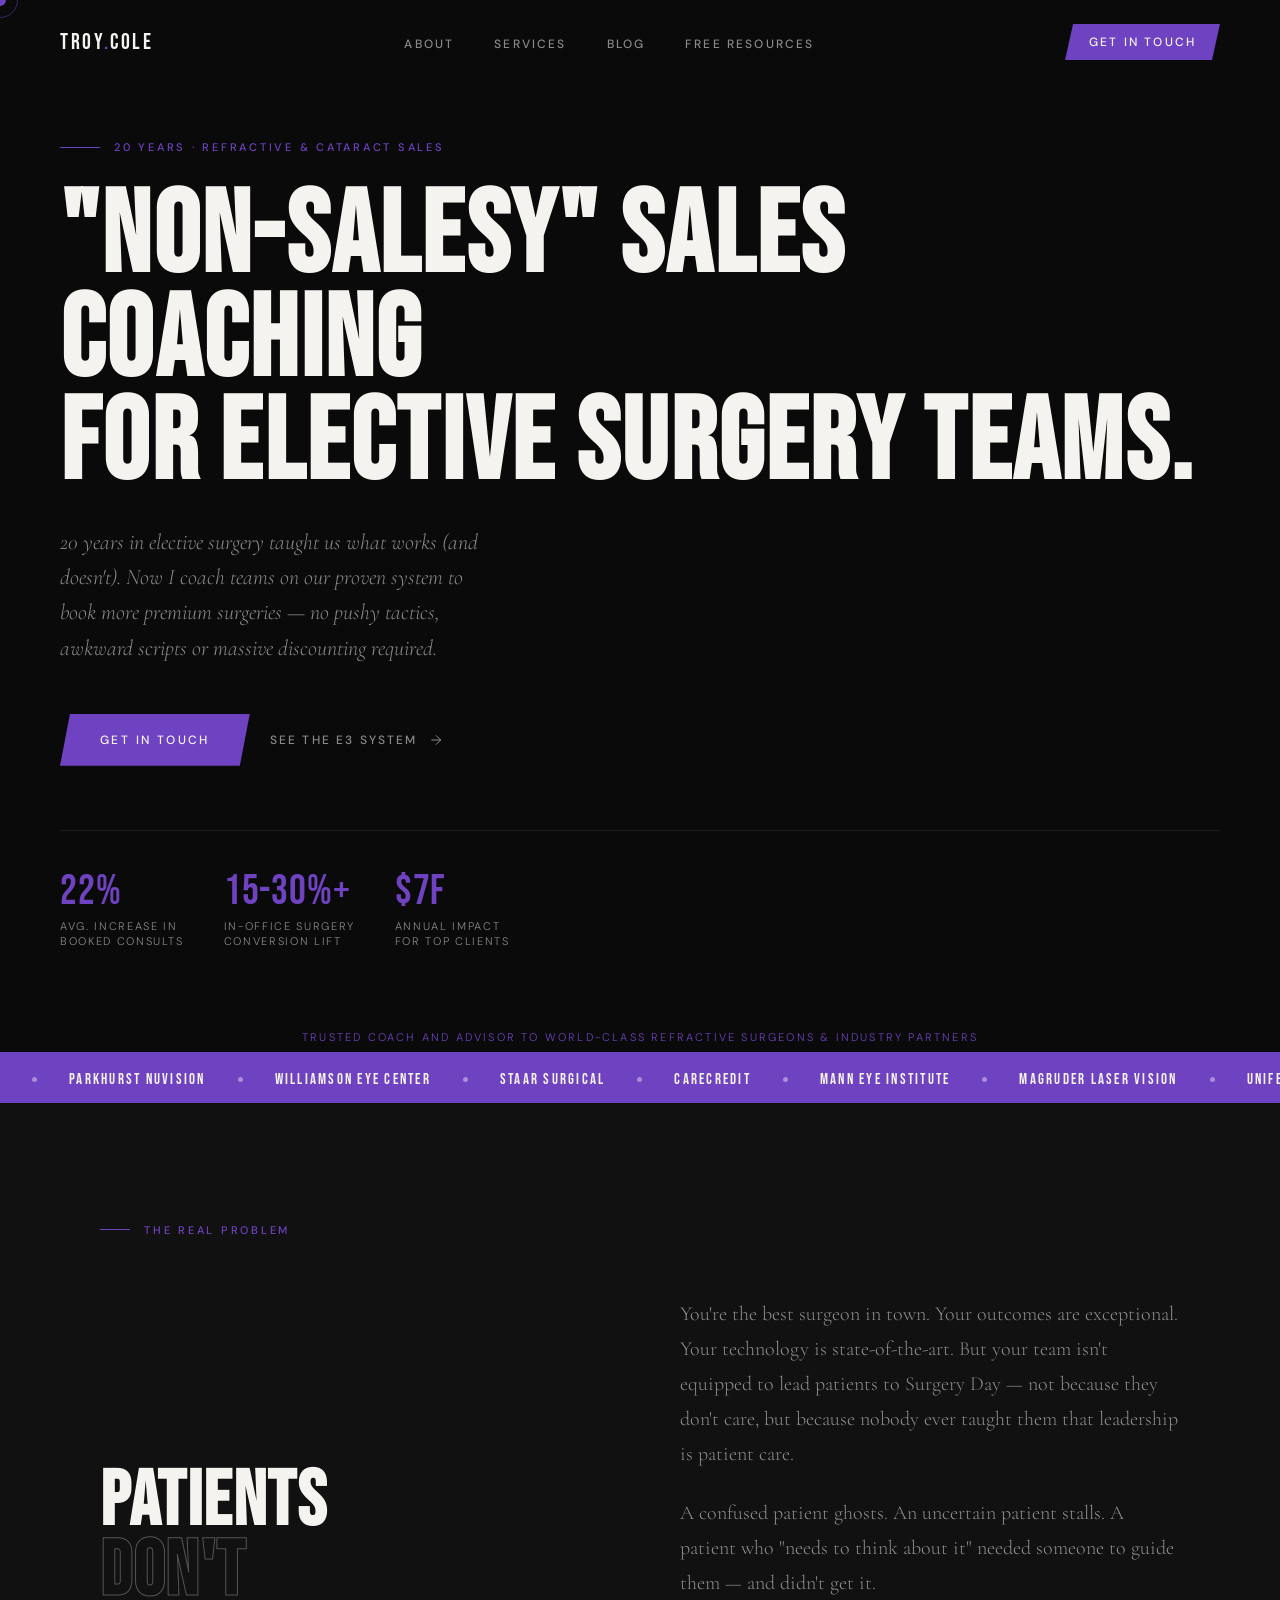
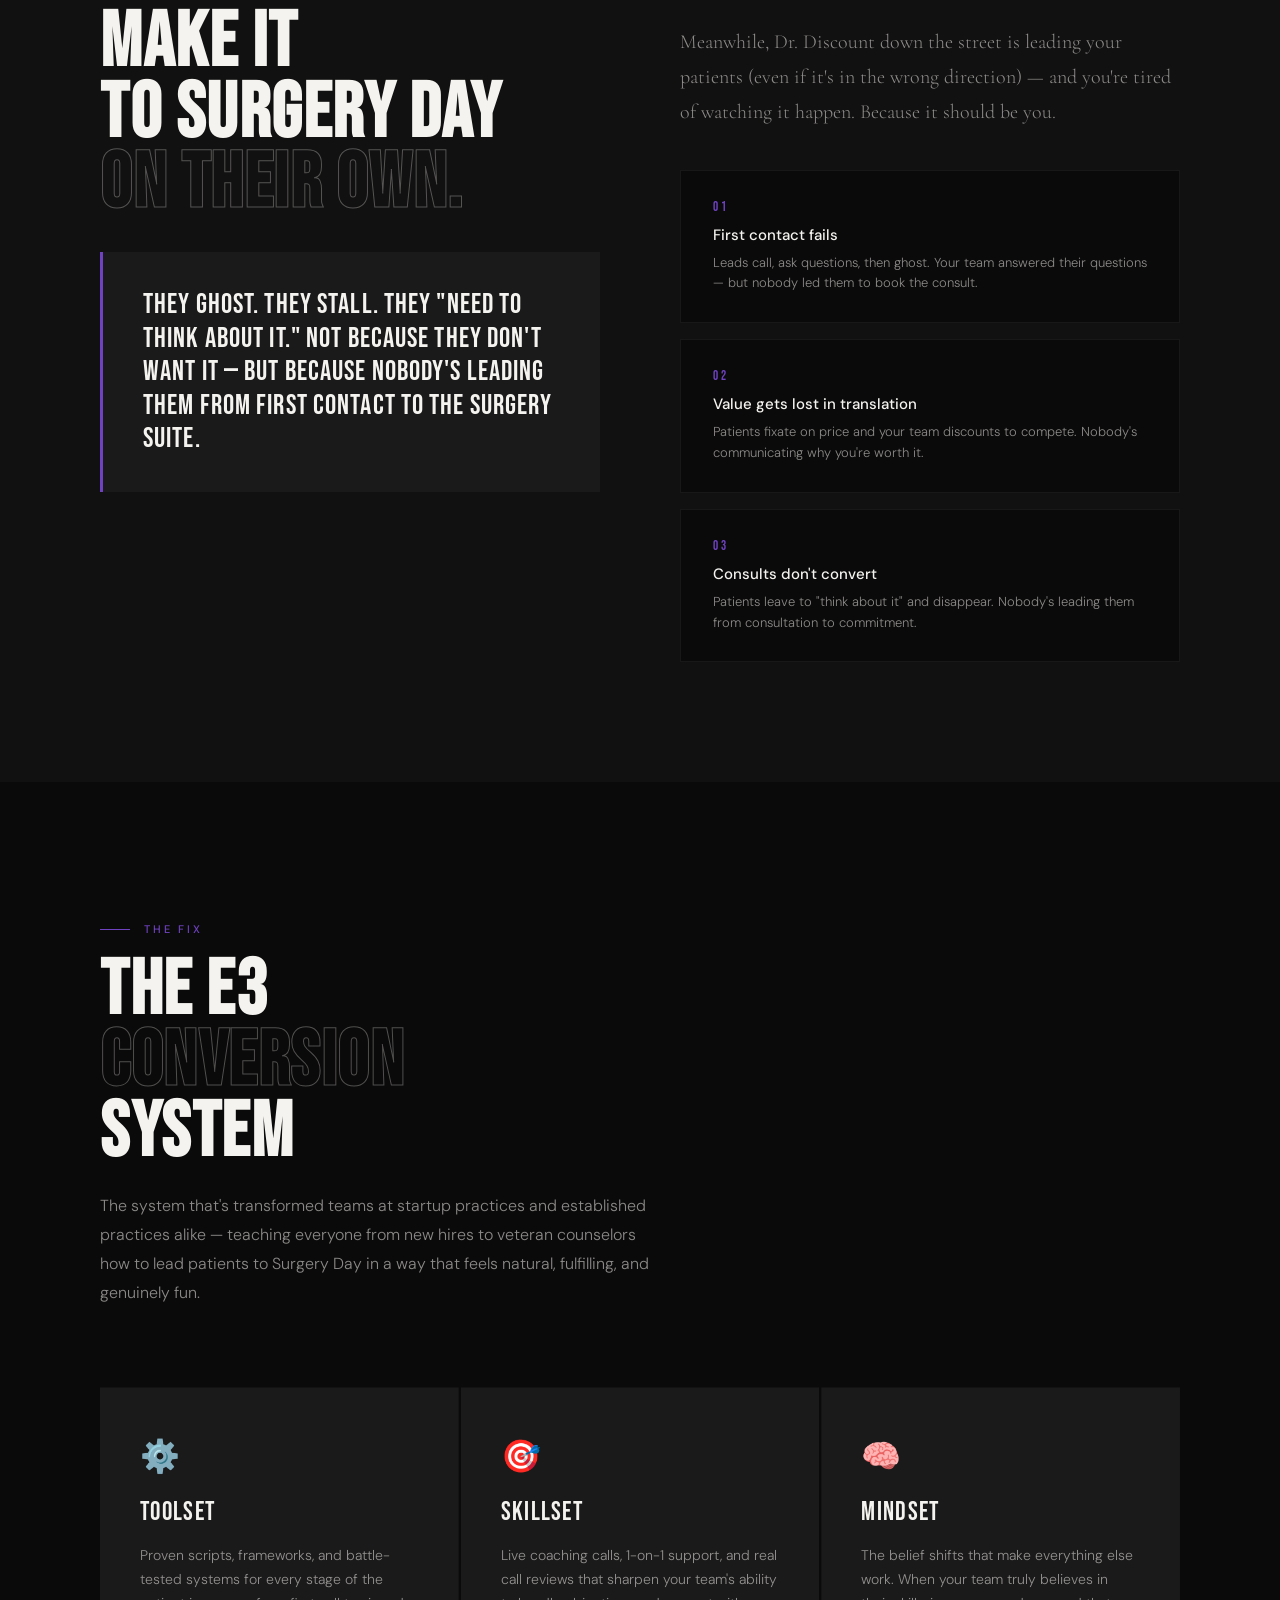
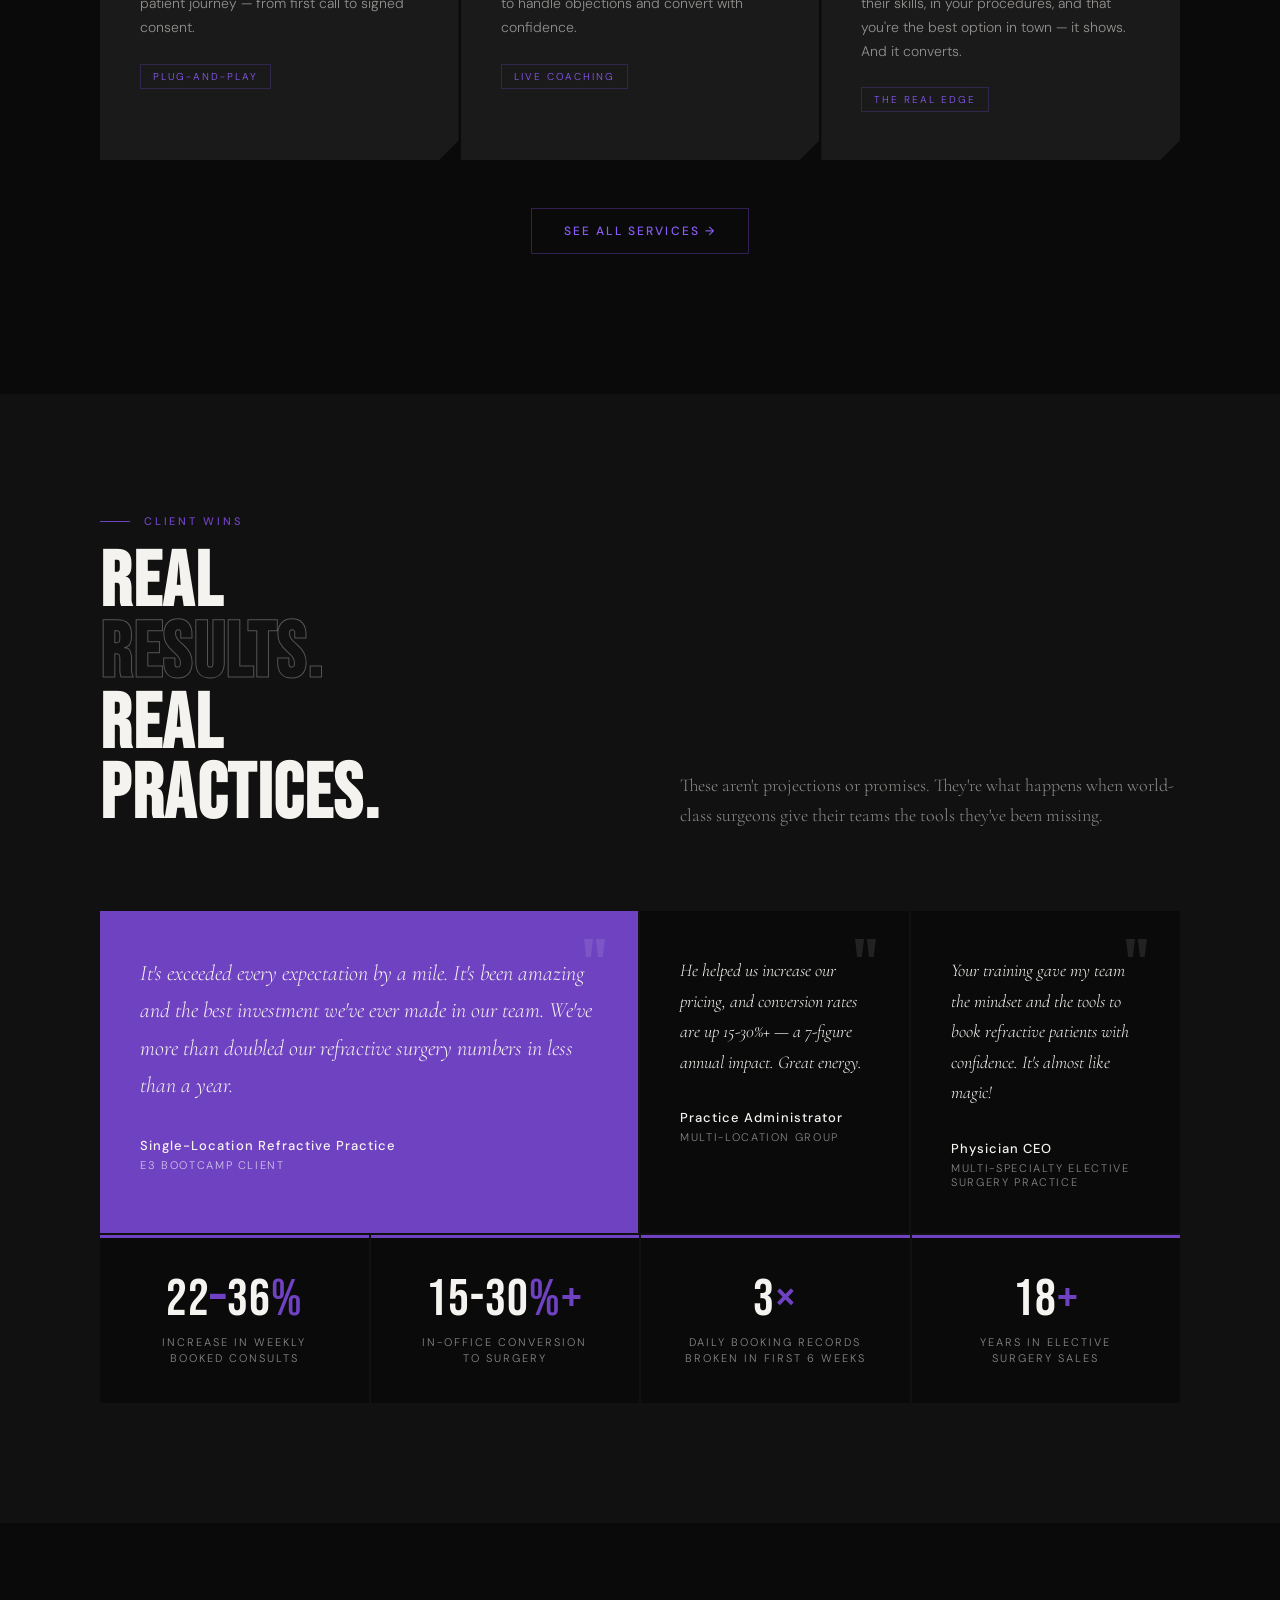
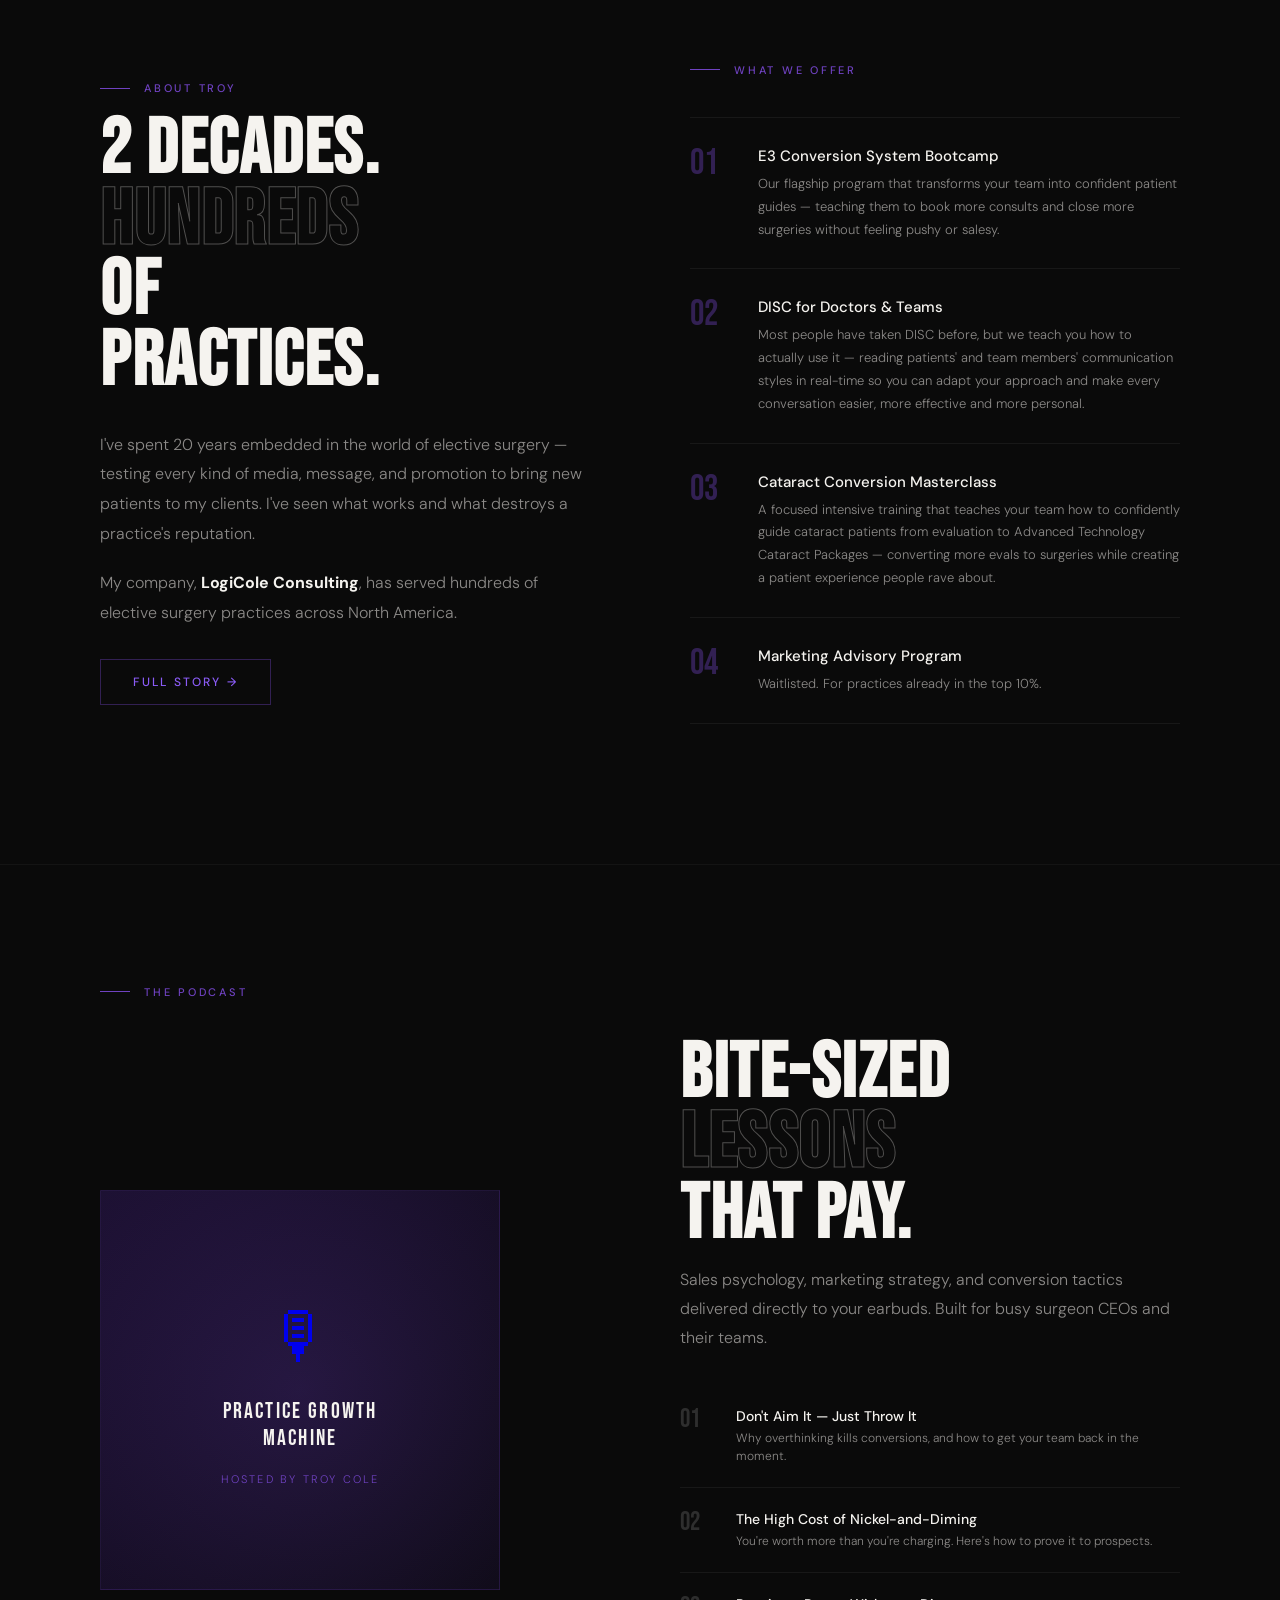
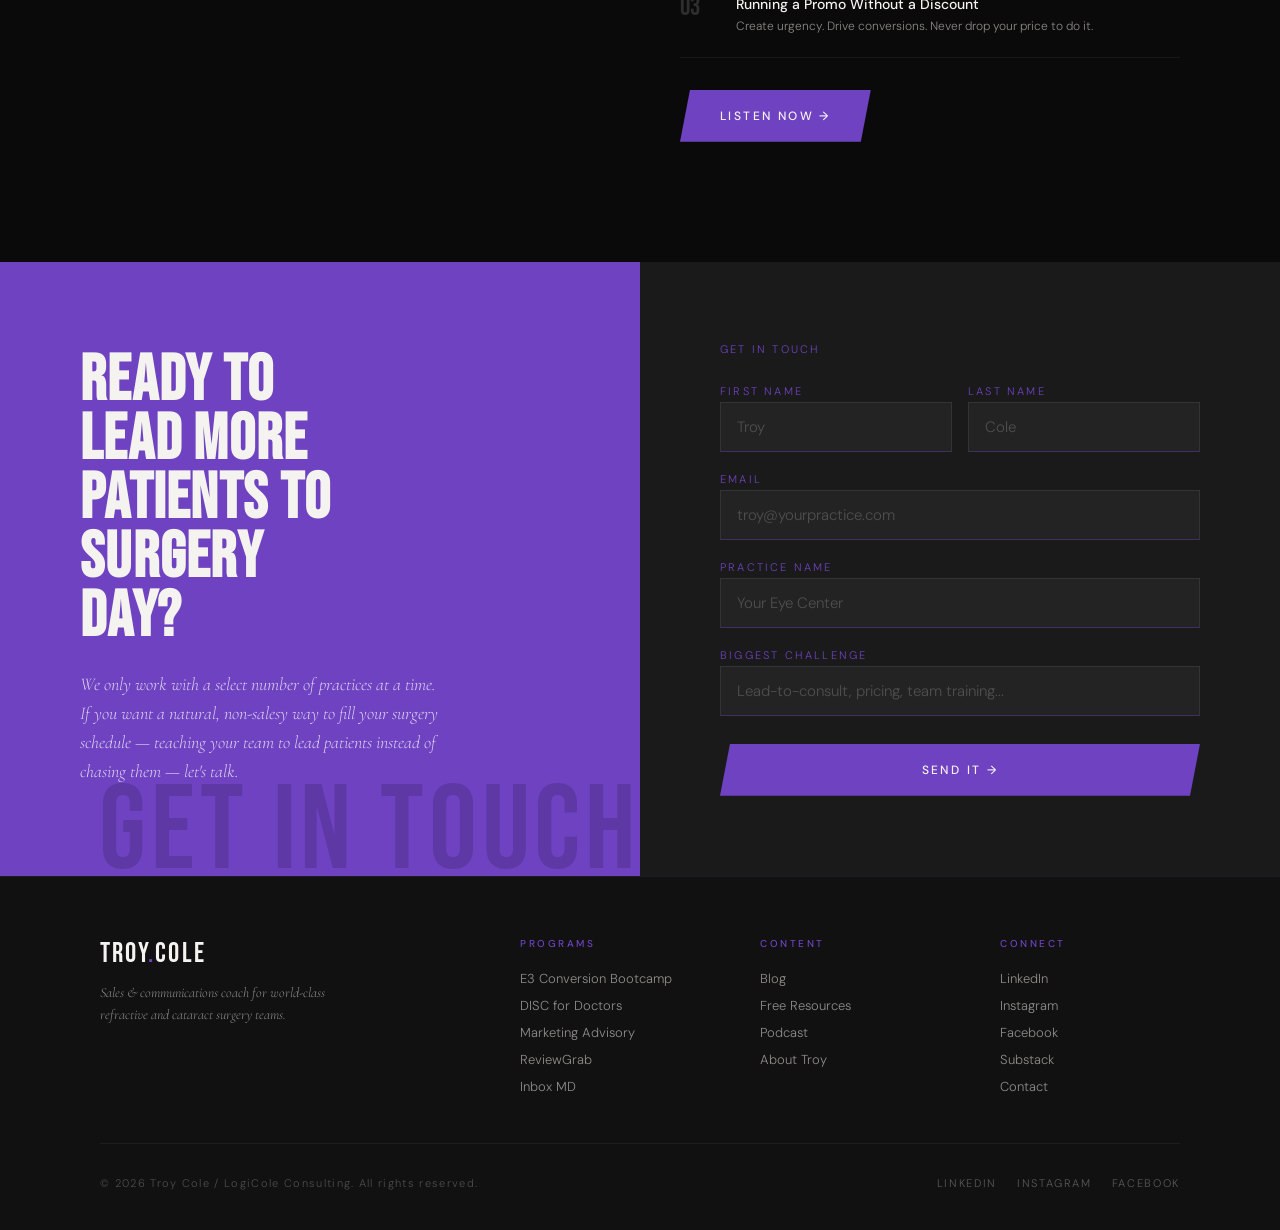
<file: index.html>
<!DOCTYPE html>
<html lang="en">
<head>
<meta charset="UTF-8">
<meta name="viewport" content="width=device-width, initial-scale=1.0">
<title>Troy Cole — Sales Coach for Refractive &amp; Cataract Surgery Teams</title>
<meta name="description" content="Troy Cole helps refractive and cataract surgery teams book more consults, schedule more surgeries, and raise prices — without increasing ad spend.">
<link rel="preconnect" href="https://fonts.googleapis.com">
<link rel="preconnect" href="https://fonts.gstatic.com" crossorigin>
<link href="https://fonts.googleapis.com/css2?family=Bebas+Neue&family=Cormorant+Garamond:ital,wght@0,400;0,600;1,400&family=DM+Sans:wght@300;400;500&display=swap" rel="stylesheet">
<link rel="stylesheet" href="/css/style.css">
<style>
  /* ── HOME-ONLY STYLES ── */

  /* HERO */
  .hero {
    min-height: 100vh;
    display: grid;
    grid-template-columns: 1fr;
    background: #0a0a0a;
    position: relative;
    overflow: hidden;
  }
  .hero-left {
    display: flex; flex-direction: column; justify-content: center;
    padding: 140px 60px 80px;
    position: relative; z-index: 2;
  }
  .hero-eyebrow {
    display: flex; align-items: center; gap: 14px;
    margin-bottom: 32px;
    opacity: 0; animation: fadeUp 0.8s 0.2s forwards;
  }
  .hero-eyebrow-line { width: 40px; height: 1px; background: var(--purple); }
  .hero-eyebrow span {
    font-size: 11px; letter-spacing: 0.25em;
    text-transform: uppercase; color: var(--purple); font-weight: 500;
  }
  .hero-headline {
    font-family: var(--font-display);
    font-size: clamp(72px, 9vw, 130px);
    line-height: 0.9; letter-spacing: 0.02em; color: var(--white);
    opacity: 0; animation: fadeUp 0.8s 0.4s forwards;
  }
  .hero-headline .outline { -webkit-text-stroke: 1px var(--white-dim); color: transparent; }
  .hero-headline .purple { color: var(--purple); }
  .hero-sub {
    font-family: var(--font-serif);
    font-size: clamp(16px, 2vw, 22px); font-style: italic;
    color: var(--white-dim); margin-top: 28px; margin-bottom: 48px;
    max-width: 440px; line-height: 1.6;
    opacity: 0; animation: fadeUp 0.8s 0.6s forwards;
  }
  .hero-actions {
    display: flex; gap: 20px; align-items: center;
    opacity: 0; animation: fadeUp 0.8s 0.8s forwards;
  }
  .hero-stats {
    display: flex; gap: 40px;
    margin-top: 64px; padding-top: 40px;
    border-top: 1px solid rgba(255,255,255,0.08);
    opacity: 0; animation: fadeUp 0.8s 1s forwards;
  }
  .stat-num {
    font-family: var(--font-display);
    font-size: 42px; line-height: 1;
    color: var(--purple); letter-spacing: 0.02em;
  }
  .stat-label {
    font-size: 11px; letter-spacing: 0.15em; text-transform: uppercase;
    color: var(--white-dim); margin-top: 6px; line-height: 1.4;
  }
  .hero-right { position: relative; overflow: hidden; }
  .hero-photo-bg {
    position: absolute; inset: 0;
    background: linear-gradient(135deg, #1a1a1a 0%, #0d0a14 100%);
  }
  .hero-photo-placeholder {
    position: absolute; inset: 0;
    display: flex; flex-direction: column;
    align-items: center; justify-content: center; gap: 16px;
  }
  .photo-frame {
    width: 260px; height: 340px;
    border: 1px solid rgba(111,66,193,0.3);
    position: relative; display: flex; align-items: center; justify-content: center;
  }
  .photo-frame-corner {
    position: absolute; width: 20px; height: 20px;
    border-color: var(--purple); border-style: solid;
  }
  .photo-frame-corner.tl { top: -1px; left: -1px; border-width: 2px 0 0 2px; }
  .photo-frame-corner.tr { top: -1px; right: -1px; border-width: 2px 2px 0 0; }
  .photo-frame-corner.bl { bottom: -1px; left: -1px; border-width: 0 0 2px 2px; }
  .photo-frame-corner.br { bottom: -1px; right: -1px; border-width: 0 2px 2px 0; }
  .photo-label {
    font-size: 10px; letter-spacing: 0.2em; text-transform: uppercase;
    color: rgba(111,66,193,0.5); text-align: center; margin-top: 8px;
  }
  .hero-geo { position: absolute; right: 0; top: 0; width: 100%; height: 100%; pointer-events: none; }
  .geo-slash {
    position: absolute; bottom: -100px; right: -50px;
    width: 400px; height: 400px;
    background: var(--purple-dim);
    transform: rotate(-20deg); filter: blur(80px);
  }

  /* PROBLEM SECTION */
  .problem-section { padding: 120px 0; background: var(--black-mid); }
  .problem-grid { display: grid; grid-template-columns: 1fr 1fr; gap: 80px; align-items: center; margin-top: 60px; }
  .problem-body { font-family: var(--font-serif); font-size: 20px; line-height: 1.75; color: var(--white-dim); }
  .problem-body strong { color: var(--white); font-weight: 600; }
  .problem-body .accent { color: var(--purple-light); font-style: italic; }
  .problem-callout {
    background: var(--black-light); border-left: 3px solid var(--purple);
    padding: 36px 40px; margin-top: 32px;
    font-family: var(--font-display); font-size: 28px; line-height: 1.2; letter-spacing: 0.04em; color: var(--white);
  }
  .problem-callout em { color: var(--purple); font-style: normal; }
  .problem-cards { display: flex; flex-direction: column; gap: 16px; }
  .problem-card {
    background: var(--black); border: 1px solid rgba(255,255,255,0.06);
    padding: 28px 32px; position: relative; transition: border-color 0.25s;
  }
  .problem-card::before {
    content: ''; position: absolute; left: 0; top: 0; bottom: 0;
    width: 3px; background: var(--purple); opacity: 0; transition: opacity 0.25s;
  }
  .problem-card:hover { border-color: rgba(111,66,193,0.3); }
  .problem-card:hover::before { opacity: 1; }
  .problem-card-num { font-family: var(--font-display); font-size: 13px; letter-spacing: 0.2em; color: var(--purple); margin-bottom: 10px; }
  .problem-card-title { font-size: 15px; font-weight: 500; color: var(--white); margin-bottom: 8px; }
  .problem-card-text { font-size: 13px; line-height: 1.6; color: var(--white-dim); }

  /* OFFER */
  .offer-section { padding: 140px 0; background: var(--black); overflow: hidden; }
  .offer-header { max-width: 700px; margin-bottom: 80px; }
  .offer-body { font-size: 16px; line-height: 1.8; color: var(--white-dim); max-width: 560px; }
  .offer-grid { display: grid; grid-template-columns: repeat(3, 1fr); gap: 2px; }
  .offer-card {
    background: var(--black-light); padding: 48px 40px;
    position: relative; overflow: hidden; transition: background 0.3s;
    clip-path: polygon(0 0, 100% 0, 100% calc(100% - 20px), calc(100% - 20px) 100%, 0 100%);
  }
  .offer-card:hover { background: #1d1326; }
  .offer-card-accent {
    position: absolute; top: 0; left: 0; right: 0; height: 3px;
    background: var(--purple); transform: scaleX(0); transform-origin: left; transition: transform 0.3s;
  }
  .offer-card:hover .offer-card-accent { transform: scaleX(1); }
  .offer-card-icon { font-size: 32px; margin-bottom: 20px; }
  .offer-card-title { font-family: var(--font-display); font-size: 26px; letter-spacing: 0.05em; color: var(--white); margin-bottom: 16px; }
  .offer-card-body { font-size: 14px; line-height: 1.7; color: var(--white-dim); }
  .offer-card-badge {
    display: inline-block; margin-top: 24px;
    font-size: 10px; letter-spacing: 0.2em; text-transform: uppercase;
    color: var(--purple-light); border: 1px solid rgba(111,66,193,0.3); padding: 5px 12px;
  }

  /* RESULTS */
  .results-section { padding: 120px 0; background: var(--black-mid); }
  .results-intro { display: grid; grid-template-columns: 1fr 1fr; gap: 80px; align-items: end; margin-bottom: 80px; }
  .results-sub { font-family: var(--font-serif); font-size: 18px; line-height: 1.7; color: var(--white-dim); align-self: end; }
  .testimonials-grid { display: grid; grid-template-columns: 2fr 1fr 1fr; gap: 2px; }
  .testimonial { background: var(--black); padding: 44px 40px; position: relative; }
  .testimonial.featured { background: var(--purple); }
  .testimonial-quote { font-family: var(--font-serif); font-size: 18px; line-height: 1.7; color: var(--white); margin-bottom: 32px; font-style: italic; }
  .testimonial.featured .testimonial-quote { font-size: 22px; }
  .testimonial-mark { font-family: var(--font-display); font-size: 80px; line-height: 1; color: rgba(255,255,255,0.1); position: absolute; top: 20px; right: 30px; }
  .testimonial-name { font-size: 13px; font-weight: 500; color: var(--white); letter-spacing: 0.08em; }
  .testimonial-role { font-size: 11px; letter-spacing: 0.15em; text-transform: uppercase; color: rgba(255,255,255,0.5); margin-top: 4px; }
  .testimonial.featured .testimonial-role { color: rgba(255,255,255,0.7); }
  .metrics-strip { display: grid; grid-template-columns: repeat(4, 1fr); gap: 2px; margin-top: 2px; }
  .metric-box { background: var(--black); padding: 36px 40px; text-align: center; border-top: 3px solid var(--purple); }
  .metric-num { font-family: var(--font-display); font-size: 52px; line-height: 1; color: var(--white); letter-spacing: 0.02em; margin-bottom: 8px; }
  .metric-num span { color: var(--purple); }
  .metric-label { font-size: 11px; letter-spacing: 0.18em; text-transform: uppercase; color: var(--white-dim); line-height: 1.5; }

  /* AUTHORITY */
  .authority-section { padding: 140px 0; background: var(--black); }
  .authority-layout { display: grid; grid-template-columns: 1fr 1fr; gap: 100px; align-items: center; }
  .authority-body { font-size: 16px; line-height: 1.85; color: var(--white-dim); margin-top: 32px; }
  .authority-body p { margin-bottom: 20px; }
  .authority-body strong { color: var(--white); }
  .authority-list { display: flex; flex-direction: column; gap: 0; margin-top: 40px; border-top: 1px solid rgba(255,255,255,0.06); }
  .authority-item { display: flex; gap: 24px; align-items: flex-start; padding: 28px 0; border-bottom: 1px solid rgba(255,255,255,0.06); }
  .authority-item-num { font-family: var(--font-display); font-size: 36px; line-height: 1; color: var(--purple); opacity: 0.4; min-width: 44px; transition: opacity 0.2s; }
  .authority-item:hover .authority-item-num { opacity: 1; }
  .authority-item-text strong { display: block; font-size: 15px; font-weight: 500; color: var(--white); margin-bottom: 6px; }
  .authority-item-text span { font-size: 13px; color: var(--white-dim); line-height: 1.6; }

  /* PODCAST */
  .podcast-section { padding: 120px 0; background: var(--black); border-top: 1px solid rgba(255,255,255,0.04); }
  .podcast-layout { display: grid; grid-template-columns: 1fr 1fr; gap: 80px; align-items: center; }
  .podcast-art {
    background: linear-gradient(135deg, #1a0f2e 0%, #0d0a14 100%);
    border: 1px solid rgba(111,66,193,0.2); aspect-ratio: 1; max-width: 400px;
    display: flex; flex-direction: column; align-items: center; justify-content: center; gap: 20px;
    position: relative; overflow: hidden;
  }
  .podcast-art::before {
    content: ''; position: absolute; inset: -50%;
    background: radial-gradient(circle at 50% 50%, rgba(111,66,193,0.2) 0%, transparent 60%);
  }
  .podcast-art-icon { font-size: 64px; position: relative; z-index: 1; }
  .podcast-art-title { font-family: var(--font-display); font-size: 22px; letter-spacing: 0.1em; color: var(--white); text-align: center; position: relative; z-index: 1; }
  .podcast-art-sub { font-size: 11px; letter-spacing: 0.2em; text-transform: uppercase; color: var(--purple); position: relative; z-index: 1; }
  .podcast-episodes { display: flex; flex-direction: column; }
  .podcast-ep { display: flex; gap: 20px; align-items: flex-start; padding: 22px 0; border-bottom: 1px solid rgba(255,255,255,0.06); cursor: pointer; }
  .podcast-ep:hover .ep-num { color: var(--purple); }
  .ep-num { font-family: var(--font-display); font-size: 26px; line-height: 1; color: rgba(255,255,255,0.15); min-width: 36px; transition: color 0.2s; }
  .ep-title { font-size: 14px; font-weight: 500; color: var(--white); margin-bottom: 4px; }
  .ep-desc { font-size: 12px; color: var(--white-dim); line-height: 1.5; }

  /* HOME RESPONSIVE */
  @media (max-width: 1024px) {
    .hero { grid-template-columns: 1fr; min-height: auto; }
    .hero-left { padding: 120px 32px 60px; }
    .hero-right { display: none; }
    .hero-stats { gap: 24px; }
    .problem-grid { grid-template-columns: 1fr; gap: 48px; }
    .offer-grid { grid-template-columns: 1fr 1fr; }
    .results-intro { grid-template-columns: 1fr; gap: 24px; }
    .testimonials-grid { grid-template-columns: 1fr 1fr; }
    .testimonial.featured { grid-column: span 2; }
    .metrics-strip { grid-template-columns: repeat(2, 1fr); }
    .authority-layout { grid-template-columns: 1fr; gap: 60px; }
    .podcast-layout { grid-template-columns: 1fr; gap: 48px; }
    .podcast-art { max-width: 100%; aspect-ratio: 16/7; }
  }
  @media (max-width: 768px) {
    .hero-left { padding: 100px 24px 60px; }
    .hero-headline { font-size: clamp(58px, 15vw, 90px); }
    .hero-sub { font-size: 17px; max-width: 100%; }
    .hero-actions { flex-direction: column; align-items: flex-start; gap: 16px; }
    .hero-stats { flex-wrap: wrap; gap: 28px; margin-top: 48px; }
    .hero-stats > div { flex: 1; min-width: 100px; }
    .stat-num { font-size: 34px; }
    .problem-section { padding: 80px 0; }
    .offer-section { padding: 80px 0; }
    .results-section { padding: 80px 0; }
    .authority-section { padding: 80px 0; }
    .podcast-section { padding: 80px 0; }
    .problem-grid { gap: 40px; }
    .problem-body { font-size: 17px; }
    .problem-callout { font-size: 22px; padding: 28px; }
    .offer-grid { grid-template-columns: 1fr; gap: 2px; }
    .offer-card { padding: 36px 28px; }
    .offer-header { margin-bottom: 48px; }
    .testimonials-grid { grid-template-columns: 1fr; }
    .testimonial.featured { grid-column: span 1; }
    .testimonial { padding: 36px 28px; }
    .testimonial.featured .testimonial-quote { font-size: 18px; }
    .metrics-strip { grid-template-columns: repeat(2, 1fr); }
    .metric-box { padding: 28px 20px; }
    .metric-num { font-size: 38px; }
    .authority-layout { gap: 40px; }
    .authority-body { font-size: 15px; }
    .podcast-art { aspect-ratio: 16/9; }
    .podcast-art-icon { font-size: 48px; }
  }
  @media (max-width: 480px) {
    .hero-headline { font-size: clamp(52px, 16vw, 80px); }
    .hero-stats { gap: 20px; }
    .stat-num { font-size: 28px; }
    .metrics-strip { grid-template-columns: 1fr 1fr; }
    .metric-num { font-size: 32px; }
  }
</style>
</head>
<body>

<div class="cursor" id="cursor"></div>
<div class="cursor-ring" id="cursorRing"></div>

<nav id="nav">
  <a href="/index.html" class="nav-logo">TROY<span>.</span>COLE</a>
  <ul class="nav-links">
    <li><a href="/about.html">About</a></li>
    <li><a href="/services.html">Services</a></li>
    <li><a href="/blog/index.html">Blog</a></li>
    <li><a href="/freebies.html">Free Resources</a></li>
  </ul>
  <a href="#contact" class="nav-cta">Get In Touch</a>
  <button class="nav-hamburger" id="hamburger" aria-label="Open menu">
    <span></span><span></span><span></span>
  </button>
</nav>

<div class="mobile-menu" id="mobileMenu">
  <ul class="mobile-menu-links">
    <li><a href="/about.html" class="mobile-nav-link">About</a></li>
    <li><a href="/services.html" class="mobile-nav-link">Services</a></li>
    <li><a href="/blog/index.html" class="mobile-nav-link">Blog</a></li>
    <li><a href="/freebies.html" class="mobile-nav-link">Free Resources</a></li>
  </ul>
  <a href="#contact" class="mobile-menu-cta mobile-nav-link">Get In Touch</a>
</div>

<!-- HERO -->
<section class="hero">
  <div class="hero-left">
    <div class="hero-eyebrow">
      <div class="hero-eyebrow-line"></div>
      <span>20 Years · Refractive &amp; Cataract Sales</span>
    </div>
    <h1 class="hero-headline">
      "Non-Salesy" Sales Coaching<br>For Elective Surgery Teams.
    </h1>
    <p class="hero-sub">20 years in elective surgery taught us what works (and doesn't). Now I coach teams on our proven system to book more premium surgeries — no pushy tactics, awkward scripts or massive discounting required.</p>
    <div class="hero-actions">
      <a href="#contact" class="btn-primary">Get In Touch</a>
      <a href="/services.html" class="btn-ghost">
        See the E3 System
        <svg width="16" height="16" viewBox="0 0 24 24" fill="none" stroke="currentColor" stroke-width="1.5"><path d="M5 12h14M12 5l7 7-7 7"/></svg>
      </a>
    </div>
    <div class="hero-stats">
      <div><div class="stat-num">22%</div><div class="stat-label">Avg. increase in<br>booked consults</div></div>
      <div><div class="stat-num">15-30%+</div><div class="stat-label">In-office surgery<br>conversion lift</div></div>
      <div><div class="stat-num">$7F</div><div class="stat-label">Annual impact<br>for top clients</div></div>
    </div>
  </div>
</section>

<!-- TICKER -->
<p style="text-align:center;font-size:11px;letter-spacing:0.2em;text-transform:uppercase;color:var(--purple);margin-bottom:8px;">Trusted Coach and Advisor to World-Class Refractive Surgeons &amp; Industry Partners</p>
<div class="ticker-wrap">
  <div class="ticker-track">
    <span class="ticker-item"><span class="ticker-dot"></span>Parkhurst NuVision</span>
    <span class="ticker-item"><span class="ticker-dot"></span>Williamson Eye Center</span>
    <span class="ticker-item"><span class="ticker-dot"></span>STAAR Surgical</span>
    <span class="ticker-item"><span class="ticker-dot"></span>CareCredit</span>
    <span class="ticker-item"><span class="ticker-dot"></span>Mann Eye Institute</span>
    <span class="ticker-item"><span class="ticker-dot"></span>Magruder Laser Vision</span>
    <span class="ticker-item"><span class="ticker-dot"></span>Unifeye Vision Partners</span>
    <span class="ticker-item"><span class="ticker-dot"></span>ZEISS</span>
    <span class="ticker-item"><span class="ticker-dot"></span>Parkhurst NuVision</span>
    <span class="ticker-item"><span class="ticker-dot"></span>Williamson Eye Center</span>
    <span class="ticker-item"><span class="ticker-dot"></span>STAAR Surgical</span>
    <span class="ticker-item"><span class="ticker-dot"></span>CareCredit</span>
    <span class="ticker-item"><span class="ticker-dot"></span>Mann Eye Institute</span>
    <span class="ticker-item"><span class="ticker-dot"></span>Magruder Laser Vision</span>
    <span class="ticker-item"><span class="ticker-dot"></span>Unifeye Vision Partners</span>
    <span class="ticker-item"><span class="ticker-dot"></span>ZEISS</span>
  </div>
</div>

<!-- PROBLEM -->
<section class="problem-section" id="about">
  <div class="container">
    <div class="section-label reveal"><div class="section-label-line"></div><span>The Real Problem</span></div>
    <div class="problem-grid">
      <div>
        <h2 class="section-title reveal">PATIENTS<br><span class="outline">DON'T</span><br>MAKE IT<br>TO SURGERY DAY<br><span class="outline">ON THEIR OWN.</span></h2>
        <div class="problem-callout reveal">They ghost. They stall. They "need to think about it." Not because they don't want it — but because nobody's leading them from first contact to the surgery suite.</div>
      </div>
      <div>
        <p class="problem-body reveal">You're the best surgeon in town. Your outcomes are exceptional. Your technology is state-of-the-art. But your team isn't equipped to lead patients to Surgery Day — not because they don't care, but because nobody ever taught them that leadership is patient care.</p>
        <p class="problem-body reveal reveal-delay-1" style="margin-top:24px;">A confused patient ghosts. An uncertain patient stalls. A patient who "needs to think about it" needed someone to guide them — and didn't get it.</p>
        <p class="problem-body reveal reveal-delay-1" style="margin-top:24px;">Meanwhile, Dr. Discount down the street is leading your patients (even if it's in the wrong direction) — and you're tired of watching it happen. Because it should be you.</p>
        <div class="problem-cards" style="margin-top:40px;">
          <div class="problem-card reveal reveal-delay-1"><div class="problem-card-num">01</div><div class="problem-card-title">First contact fails</div><div class="problem-card-text">Leads call, ask questions, then ghost. Your team answered their questions — but nobody led them to book the consult.</div></div>
          <div class="problem-card reveal reveal-delay-2"><div class="problem-card-num">02</div><div class="problem-card-title">Value gets lost in translation</div><div class="problem-card-text">Patients fixate on price and your team discounts to compete. Nobody's communicating why you're worth it.</div></div>
          <div class="problem-card reveal reveal-delay-3"><div class="problem-card-num">03</div><div class="problem-card-title">Consults don't convert</div><div class="problem-card-text">Patients leave to "think about it" and disappear. Nobody's leading them from consultation to commitment.</div></div>
        </div>
      </div>
    </div>
  </div>
</section>

<!-- E3 OFFER -->
<section class="offer-section" id="offer">
  <div class="container">
    <div class="offer-header">
      <div class="section-label reveal"><div class="section-label-line"></div><span>The Fix</span></div>
      <h2 class="section-title reveal">THE E3<br><span class="outline">CONVERSION</span><br>SYSTEM</h2>
      <p class="offer-body reveal" style="margin-top:24px;">The system that's transformed teams at startup practices and established practices alike — teaching everyone from new hires to veteran counselors how to lead patients to Surgery Day in a way that feels natural, fulfilling, and genuinely fun.</p>
    </div>
    <div class="offer-grid">
      <div class="offer-card reveal"><div class="offer-card-accent"></div><div class="offer-card-icon">⚙️</div><div class="offer-card-title">TOOLSET</div><div class="offer-card-body">Proven scripts, frameworks, and battle-tested systems for every stage of the patient journey — from first call to signed consent.</div><div class="offer-card-badge">Plug-and-play</div></div>
      <div class="offer-card reveal reveal-delay-1"><div class="offer-card-accent"></div><div class="offer-card-icon">🎯</div><div class="offer-card-title">SKILLSET</div><div class="offer-card-body">Live coaching calls, 1-on-1 support, and real call reviews that sharpen your team's ability to handle objections and convert with confidence.</div><div class="offer-card-badge">Live coaching</div></div>
      <div class="offer-card reveal reveal-delay-2"><div class="offer-card-accent"></div><div class="offer-card-icon">🧠</div><div class="offer-card-title">MINDSET</div><div class="offer-card-body">The belief shifts that make everything else work. When your team truly believes in their skills, in your procedures, and that you're the best option in town — it shows. And it converts.</div><div class="offer-card-badge">The real edge</div></div>
    </div>
    <div style="text-align:center;margin-top:48px;"><a href="/services.html" class="btn-outline">See All Services →</a></div>
  </div>
</section>

<!-- RESULTS -->
<section class="results-section" id="results">
  <div class="container">
    <div class="results-intro">
      <div>
        <div class="section-label reveal"><div class="section-label-line"></div><span>Client Wins</span></div>
        <h2 class="section-title reveal">REAL<br><span class="outline">RESULTS.</span><br>REAL<br>PRACTICES.</h2>
      </div>
      <p class="results-sub reveal">These aren't projections or promises. They're what happens when world-class surgeons give their teams the tools they've been missing.</p>
    </div>
    <div class="testimonials-grid">
      <div class="testimonial featured reveal"><div class="testimonial-mark">"</div><p class="testimonial-quote">It's exceeded every expectation by a mile. It's been amazing and the best investment we've ever made in our team. We've more than doubled our refractive surgery numbers in less than a year.</p><div><div class="testimonial-name">Single-Location Refractive Practice</div><div class="testimonial-role">E3 Bootcamp Client</div></div></div>
      <div class="testimonial reveal reveal-delay-1"><div class="testimonial-mark">"</div><p class="testimonial-quote">He helped us increase our pricing, and conversion rates are up 15-30%+ — a 7-figure annual impact. Great energy.</p><div><div class="testimonial-name">Practice Administrator</div><div class="testimonial-role">Multi-Location Group</div></div></div>
      <div class="testimonial reveal reveal-delay-2"><div class="testimonial-mark">"</div><p class="testimonial-quote">Your training gave my team the mindset and the tools to book refractive patients with confidence. It's almost like magic!</p><div><div class="testimonial-name">Physician CEO</div><div class="testimonial-role">Multi-Specialty Elective Surgery Practice</div></div></div>
    </div>
    <div class="metrics-strip">
      <div class="metric-box reveal"><div class="metric-num">22<span>–</span>36<span>%</span></div><div class="metric-label">Increase in weekly<br>booked consults</div></div>
      <div class="metric-box reveal reveal-delay-1"><div class="metric-num">15-30<span>%+</span></div><div class="metric-label">In-office conversion<br>to surgery</div></div>
      <div class="metric-box reveal reveal-delay-2"><div class="metric-num">3<span>×</span></div><div class="metric-label">Daily booking records<br>broken in first 6 weeks</div></div>
      <div class="metric-box reveal reveal-delay-3"><div class="metric-num">18<span>+</span></div><div class="metric-label">Years in elective<br>surgery sales</div></div>
    </div>
  </div>
</section>

<!-- AUTHORITY / ABOUT PREVIEW -->
<section class="authority-section">
  <div class="container">
    <div class="authority-layout">
      <div>
        <div class="section-label reveal"><div class="section-label-line"></div><span>About Troy</span></div>
        <h2 class="section-title reveal">2 DECADES.<br><span class="outline">HUNDREDS</span><br>OF<br>PRACTICES.</h2>
        <div class="authority-body reveal">
          <p>I've spent 20 years embedded in the world of elective surgery — testing every kind of media, message, and promotion to bring new patients to my clients. I've seen what works and what destroys a practice's reputation.</p>
          <p>My company, <strong>LogiCole Consulting</strong>, has served hundreds of elective surgery practices across North America.</p>
        </div>
        <div style="margin-top:32px;"><a href="/about.html" class="btn-outline">Full Story →</a></div>
      </div>
      <div>
        <div class="section-label reveal"><div class="section-label-line"></div><span>What We Offer</span></div>
        <div class="authority-list">
          <div class="authority-item reveal"><div class="authority-item-num">01</div><div class="authority-item-text"><strong>E3 Conversion System Bootcamp</strong><span>Our flagship program that transforms your team into confident patient guides — teaching them to book more consults and close more surgeries without feeling pushy or salesy.</span></div></div>
          <div class="authority-item reveal reveal-delay-1"><div class="authority-item-num">02</div><div class="authority-item-text"><strong>DISC for Doctors &amp; Teams</strong><span>Most people have taken DISC before, but we teach you how to actually use it — reading patients' and team members' communication styles in real-time so you can adapt your approach and make every conversation easier, more effective and more personal.</span></div></div>
          <div class="authority-item reveal reveal-delay-2"><div class="authority-item-num">03</div><div class="authority-item-text"><strong>Cataract Conversion Masterclass</strong><span>A focused intensive training that teaches your team how to confidently guide cataract patients from evaluation to Advanced Technology Cataract Packages — converting more evals to surgeries while creating a patient experience people rave about.</span></div></div>
          <div class="authority-item reveal reveal-delay-3"><div class="authority-item-num">04</div><div class="authority-item-text"><strong>Marketing Advisory Program</strong><span>Waitlisted. For practices already in the top 10%.</span></div></div>
        </div>
      </div>
    </div>
  </div>
</section>

<!-- PODCAST -->
<section class="podcast-section" id="podcast">
  <div class="container">
    <div class="section-label reveal"><div class="section-label-line"></div><span>The Podcast</span></div>
    <div class="podcast-layout" style="margin-top:40px;">
      <a href="https://pgm.transistor.fm" target="_blank" rel="noopener noreferrer" class="podcast-art reveal" style="text-decoration:none;display:flex;">
        <div class="podcast-art-icon">🎙</div>
        <div class="podcast-art-title">PRACTICE GROWTH<br>MACHINE</div>
        <div class="podcast-art-sub">Hosted by Troy Cole</div>
      </a>
      <div>
        <h2 class="section-title reveal" style="margin-bottom:16px;">BITE-SIZED<br><span class="outline">LESSONS</span><br>THAT PAY.</h2>
        <p class="offer-body reveal" style="margin-bottom:32px;">Sales psychology, marketing strategy, and conversion tactics delivered directly to your earbuds. Built for busy surgeon CEOs and their teams.</p>
        <div class="podcast-episodes">
          <a href="https://pgm.transistor.fm" target="_blank" rel="noopener noreferrer" class="podcast-ep reveal" style="text-decoration:none;color:inherit;"><div class="ep-num">01</div><div><div class="ep-title">Don't Aim It — Just Throw It</div><div class="ep-desc">Why overthinking kills conversions, and how to get your team back in the moment.</div></div></a>
          <a href="https://pgm.transistor.fm" target="_blank" rel="noopener noreferrer" class="podcast-ep reveal reveal-delay-1" style="text-decoration:none;color:inherit;"><div class="ep-num">02</div><div><div class="ep-title">The High Cost of Nickel-and-Diming</div><div class="ep-desc">You're worth more than you're charging. Here's how to prove it to prospects.</div></div></a>
          <a href="https://pgm.transistor.fm" target="_blank" rel="noopener noreferrer" class="podcast-ep reveal reveal-delay-2" style="text-decoration:none;color:inherit;"><div class="ep-num">03</div><div><div class="ep-title">Running a Promo Without a Discount</div><div class="ep-desc">Create urgency. Drive conversions. Never drop your price to do it.</div></div></a>
        </div>
        <a href="https://pgm.transistor.fm" target="_blank" rel="noopener noreferrer" class="btn-primary reveal" style="display:inline-flex;margin-top:32px;">Listen Now →</a>
      </div>
    </div>
  </div>
</section>

<!-- CTA / CONTACT -->
<section class="cta-section" id="contact">
  <div class="cta-inner">
    <div class="cta-left">
      <h2 class="cta-headline">READY TO<br>LEAD MORE<br>PATIENTS TO<br>SURGERY<br>DAY?</h2>
      <p class="cta-sub">We only work with a select number of practices at a time. If you want a natural, non-salesy way to fill your surgery schedule — teaching your team to lead patients instead of chasing them — let's talk.</p>
    </div>
    <div class="cta-right">
      <p style="font-size:11px;letter-spacing:0.2em;text-transform:uppercase;color:var(--purple);margin-bottom:8px;">Get In Touch</p>
      <form name="contact" method="POST" data-netlify="true">
        <input type="hidden" name="form-name" value="contact">
        <div class="cta-form-row">
          <div class="cta-form-field"><label class="cta-form-label">First Name</label><input class="cta-form-input" type="text" name="first-name" placeholder="Troy"></div>
          <div class="cta-form-field"><label class="cta-form-label">Last Name</label><input class="cta-form-input" type="text" name="last-name" placeholder="Cole"></div>
        </div>
        <div class="cta-form-field"><label class="cta-form-label">Email</label><input class="cta-form-input" type="email" name="email" placeholder="troy@yourpractice.com" required></div>
        <div class="cta-form-field"><label class="cta-form-label">Practice Name</label><input class="cta-form-input" type="text" name="practice-name" placeholder="Your Eye Center"></div>
        <div class="cta-form-field"><label class="cta-form-label">Biggest Challenge</label><input class="cta-form-input" type="text" name="biggest-challenge" placeholder="Lead-to-consult, pricing, team training..."></div>
        <button type="submit" class="cta-form-submit">Send It →</button>
      </form>
    </div>
  </div>
</section>

<footer>
  <div class="container">
    <div class="footer-inner">
      <div>
        <div class="footer-brand-name">TROY<span>.</span>COLE</div>
        <p class="footer-tagline">Sales &amp; communications coach for world-class refractive and cataract surgery teams.</p>
      </div>
      <div>
        <div class="footer-col-title">Programs</div>
        <div class="footer-links">
          <a href="/services.html#e3">E3 Conversion Bootcamp</a>
          <a href="/services.html#disc">DISC for Doctors</a>
          <a href="/services.html#advisory">Marketing Advisory</a>
          <a href="/services.html#reviewgrab">ReviewGrab</a>
          <a href="/services.html#inboxmd">Inbox MD</a>
        </div>
      </div>
      <div>
        <div class="footer-col-title">Content</div>
        <div class="footer-links">
          <a href="/blog/index.html">Blog</a>
          <a href="/freebies.html">Free Resources</a>
          <a href="https://troycole.com/podcast/" target="_blank">Podcast</a>
          <a href="/about.html">About Troy</a>
        </div>
      </div>
      <div>
        <div class="footer-col-title">Connect</div>
        <div class="footer-links">
          <a href="https://linkedin.com/in/troy-cole-18ab515/" target="_blank">LinkedIn</a>
          <a href="https://instagram.com/tcoletx" target="_blank">Instagram</a>
          <a href="https://facebook.com/tcoletx" target="_blank">Facebook</a>
          <a href="https://substack.com/@troycole2" target="_blank">Substack</a>
          <a href="#contact">Contact</a>
        </div>
      </div>
    </div>
    <div class="footer-bottom">
      <div class="footer-copy">© 2026 Troy Cole / LogiCole Consulting. All rights reserved.</div>
      <div class="footer-socials">
        <a href="https://linkedin.com/in/troy-cole-18ab515/" target="_blank">LinkedIn</a>
        <a href="https://instagram.com/tcoletx" target="_blank">Instagram</a>
        <a href="https://facebook.com/tcoletx" target="_blank">Facebook</a>
      </div>
    </div>
  </div>
</footer>

<script src="/js/main.js"></script>
</body>
</html>
</file>
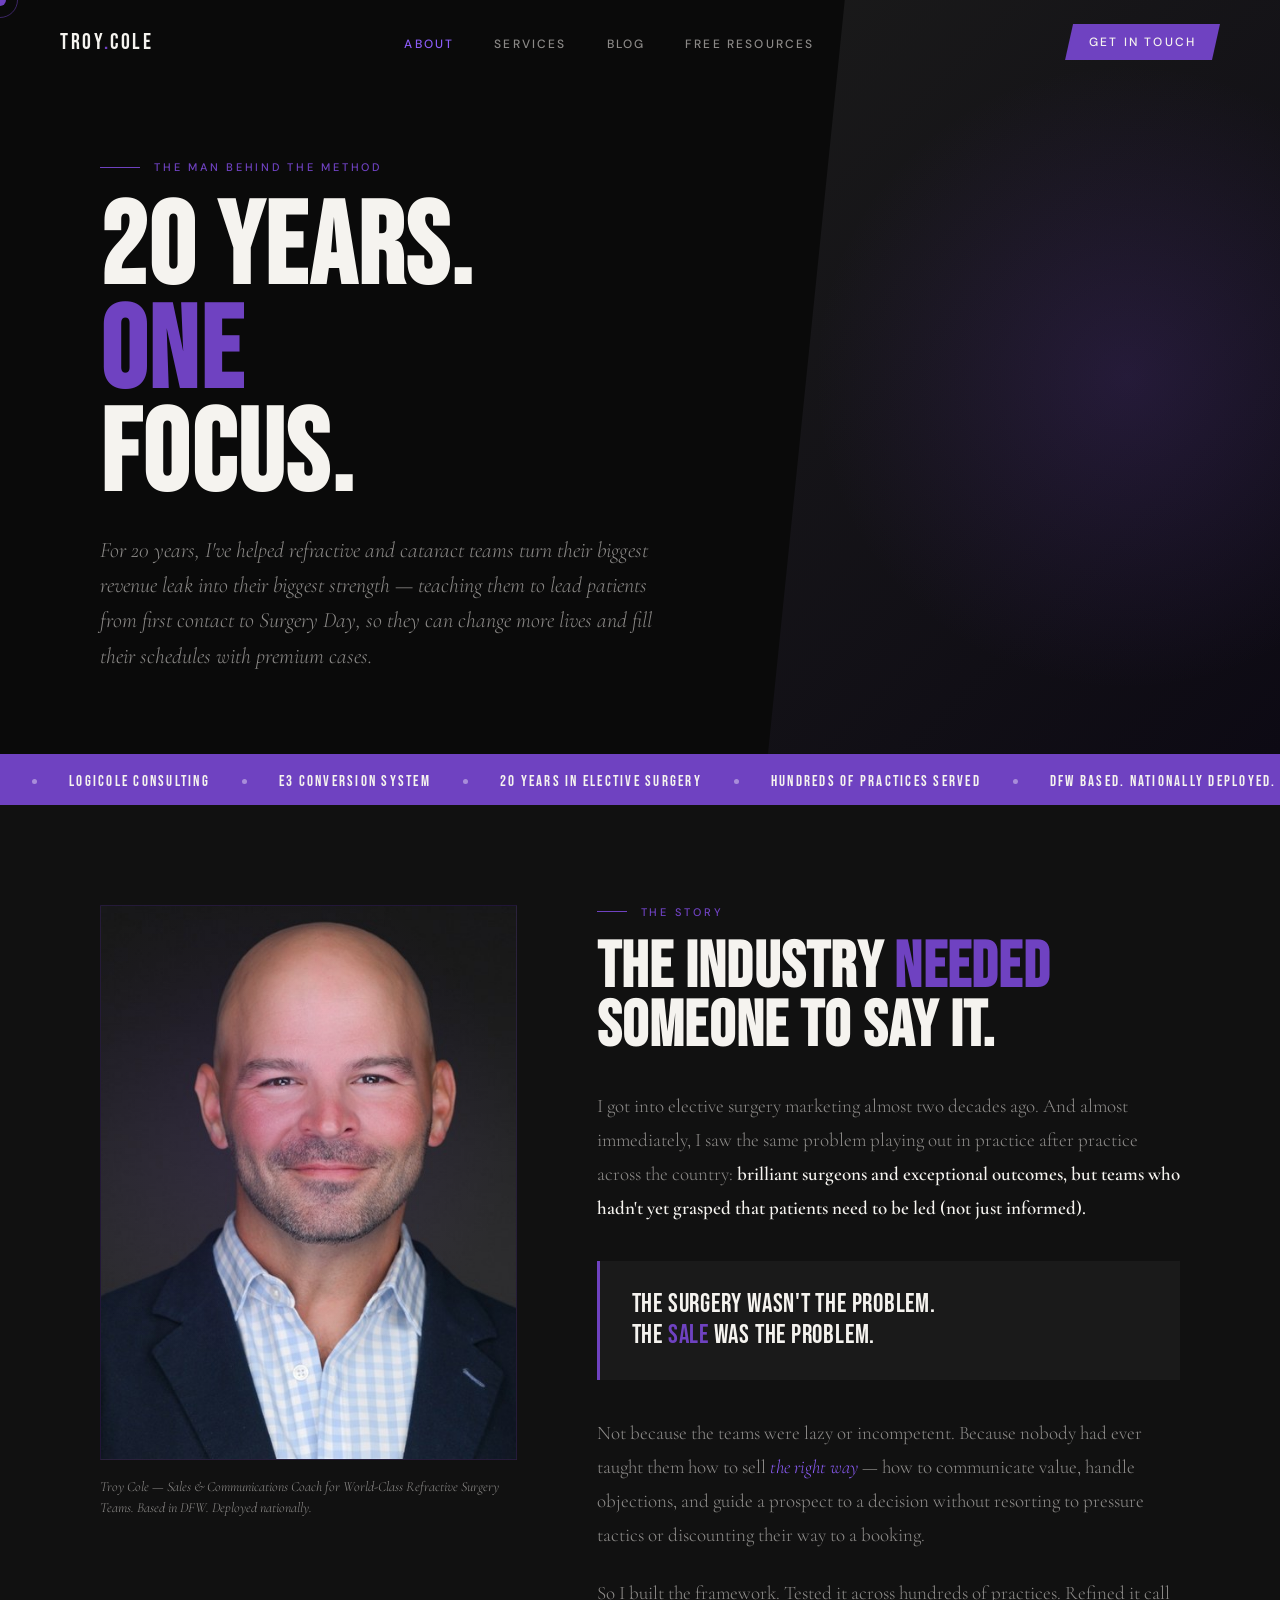
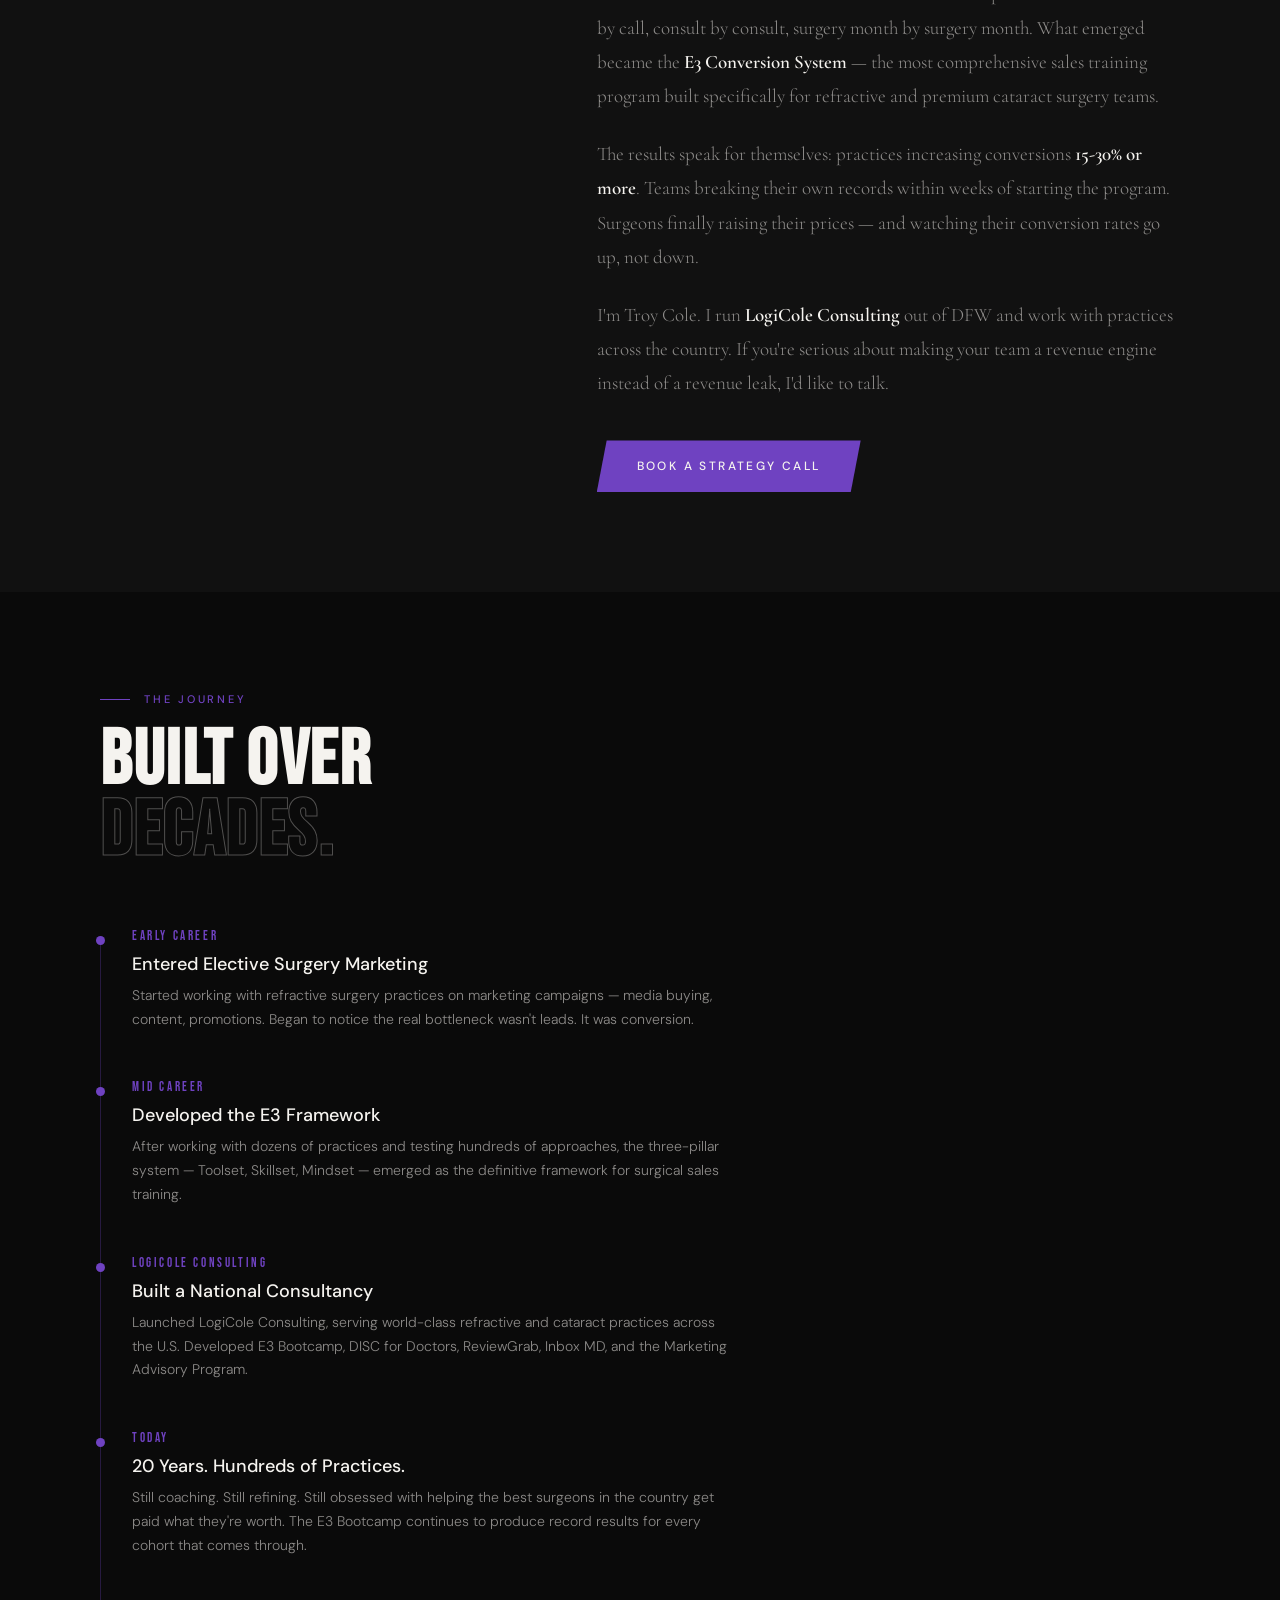
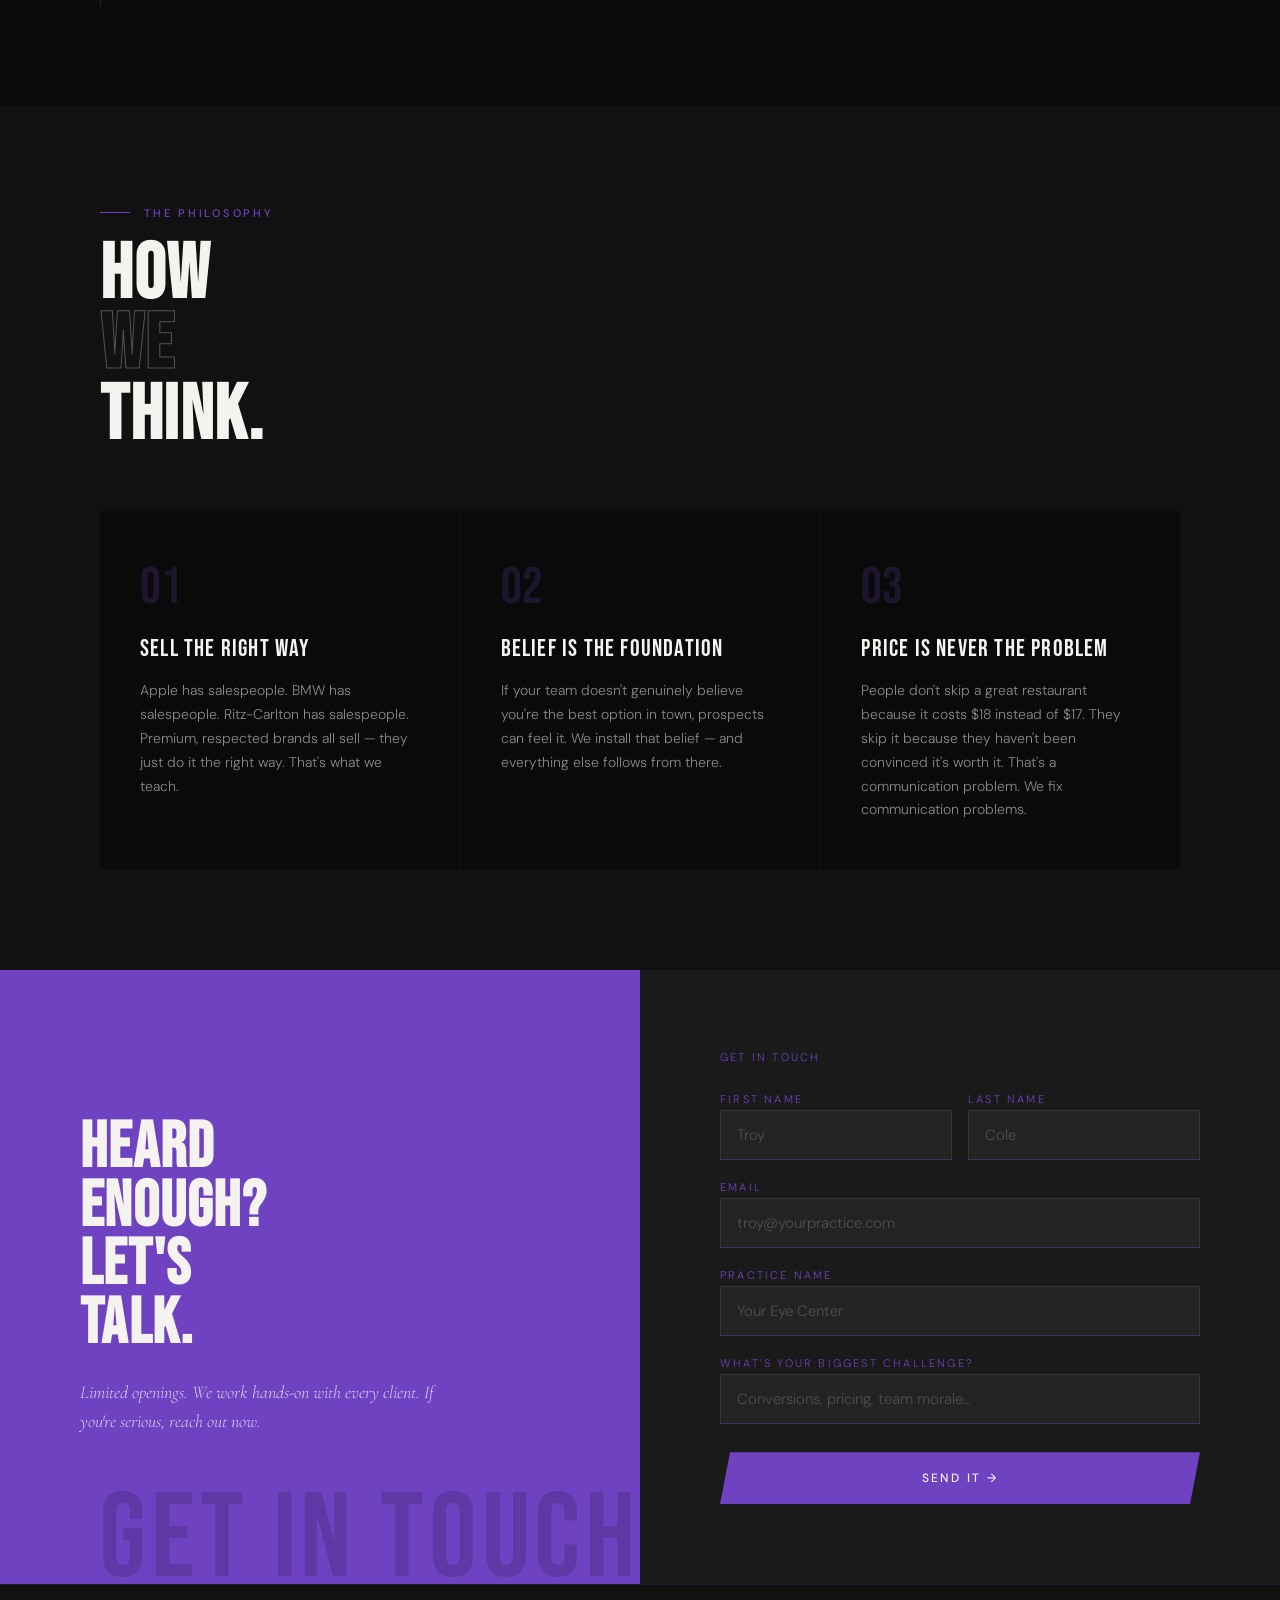
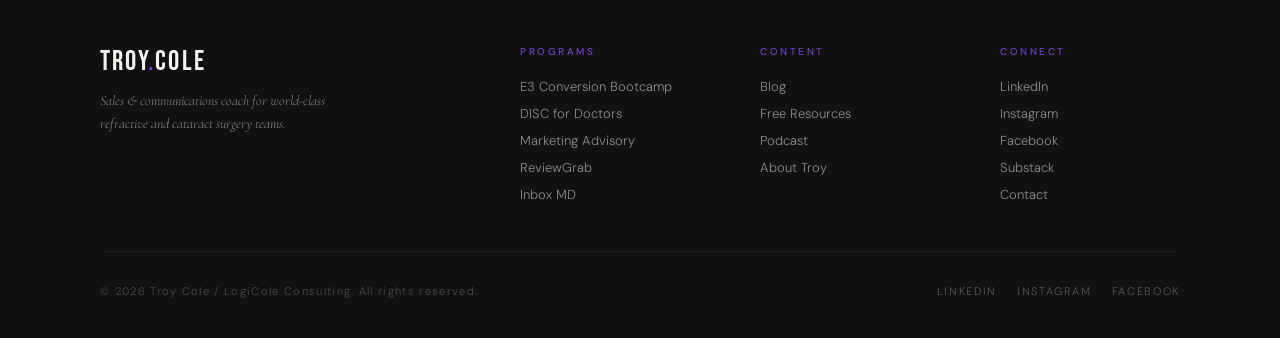
<file: about.html>
<!DOCTYPE html>
<html lang="en">
<head>
<meta charset="UTF-8">
<meta name="viewport" content="width=device-width, initial-scale=1.0">
<title>About Troy Cole — 20 Years in Refractive Sales</title>
<meta name="description" content="Troy Cole has spent 20 years helping refractive and cataract surgery practices book more consults, command premium prices, and fill their surgery schedules.">
<link rel="preconnect" href="https://fonts.googleapis.com">
<link rel="preconnect" href="https://fonts.gstatic.com" crossorigin>
<link href="https://fonts.googleapis.com/css2?family=Bebas+Neue&family=Cormorant+Garamond:ital,wght@0,400;0,600;1,400&family=DM+Sans:wght@300;400;500&display=swap" rel="stylesheet">
<link rel="stylesheet" href="/css/style.css">
<style>
  /* ── ABOUT PAGE STYLES ── */

  .about-bio {
    padding: 100px 0;
    background: var(--black-mid);
  }
  .about-bio-grid {
    display: grid;
    grid-template-columns: 1fr 1.4fr;
    gap: 80px;
    align-items: start;
  }
  .about-photo-block {
    position: sticky; top: 100px;
  }
  .about-photo-frame {
    width: 100%;
    aspect-ratio: 3/4;
    background: linear-gradient(135deg, #1a1a1a 0%, #0d0a14 100%);
    border: 1px solid rgba(111,66,193,0.2);
    display: flex; align-items: center; justify-content: center;
    position: relative; overflow: hidden;
  }
  .about-photo-frame::after {
    content: '';
    position: absolute; inset: 0;
    background: radial-gradient(circle at 40% 40%, rgba(111,66,193,0.15) 0%, transparent 60%);
  }
  .about-photo-placeholder-text {
    font-size: 11px; letter-spacing: 0.2em;
    text-transform: uppercase; color: rgba(111,66,193,0.4);
    text-align: center; position: relative; z-index: 1;
  }
  .about-photo-caption {
    margin-top: 16px;
    font-family: var(--font-serif);
    font-style: italic; font-size: 14px;
    color: var(--white-dim); line-height: 1.5;
  }

  .about-copy {}
  .about-copy h2 {
    font-family: var(--font-display);
    font-size: clamp(40px, 5vw, 64px);
    line-height: 0.92; letter-spacing: 0.02em;
    color: var(--white); margin-bottom: 32px;
  }
  .about-copy h2 span { color: var(--purple); }
  .about-body {
    font-family: var(--font-serif);
    font-size: 19px; line-height: 1.8;
    color: var(--white-dim);
  }
  .about-body p { margin-bottom: 24px; }
  .about-body p:last-child { margin-bottom: 0; }
  .about-body strong { color: var(--white); font-weight: 600; }
  .about-body em { color: var(--purple-light); }

  .about-pull {
    background: var(--black-light);
    border-left: 3px solid var(--purple);
    padding: 28px 32px;
    margin: 36px 0;
    font-family: var(--font-display);
    font-size: 26px; line-height: 1.2; letter-spacing: 0.03em;
    color: var(--white);
  }
  .about-pull em { color: var(--purple); font-style: normal; }

  /* Timeline */
  .timeline-section {
    padding: 100px 0;
    background: var(--black);
  }
  .timeline {
    margin-top: 60px;
    position: relative;
    padding-left: 32px;
  }
  .timeline::before {
    content: '';
    position: absolute; left: 0; top: 8px; bottom: 0;
    width: 1px; background: rgba(111,66,193,0.3);
  }
  .timeline-item {
    position: relative;
    padding-bottom: 48px;
  }
  .timeline-item::before {
    content: '';
    position: absolute; left: -36px; top: 8px;
    width: 9px; height: 9px;
    background: var(--purple);
    border-radius: 50%;
  }
  .timeline-year {
    font-family: var(--font-display);
    font-size: 13px; letter-spacing: 0.2em;
    color: var(--purple); margin-bottom: 8px;
  }
  .timeline-title {
    font-size: 18px; font-weight: 500;
    color: var(--white); margin-bottom: 8px;
  }
  .timeline-body {
    font-size: 14px; line-height: 1.7;
    color: var(--white-dim); max-width: 600px;
  }

  /* Philosophy */
  .philosophy-section {
    padding: 100px 0;
    background: var(--black-mid);
  }
  .philosophy-grid {
    display: grid;
    grid-template-columns: repeat(3, 1fr);
    gap: 2px;
    margin-top: 60px;
  }
  .philosophy-card {
    background: var(--black);
    padding: 48px 40px;
    border-top: 3px solid transparent;
    transition: border-color 0.3s, background 0.3s;
  }
  .philosophy-card:hover {
    border-color: var(--purple);
    background: var(--black-light);
  }
  .philosophy-card-num {
    font-family: var(--font-display);
    font-size: 52px; line-height: 1;
    color: var(--purple); opacity: 0.2;
    margin-bottom: 20px; transition: opacity 0.3s;
  }
  .philosophy-card:hover .philosophy-card-num { opacity: 0.6; }
  .philosophy-card-title {
    font-family: var(--font-display);
    font-size: 24px; letter-spacing: 0.05em;
    color: var(--white); margin-bottom: 16px;
  }
  .philosophy-card-body {
    font-size: 14px; line-height: 1.7;
    color: var(--white-dim);
  }

  /* Susan section */
  .susan-section {
    padding: 100px 0;
    background: var(--black);
  }
  .susan-grid {
    display: grid;
    grid-template-columns: 1fr 1fr;
    gap: 80px;
    align-items: center;
  }
  .susan-stat {
    font-family: var(--font-display);
    font-size: 80px; line-height: 1;
    color: var(--purple); letter-spacing: 0.02em;
    margin-bottom: 8px;
  }
  .susan-stat-label {
    font-size: 12px; letter-spacing: 0.2em;
    text-transform: uppercase; color: var(--white-dim);
    margin-bottom: 32px;
  }

  /* RESPONSIVE */
  @media (max-width: 1024px) {
    .about-bio-grid { grid-template-columns: 1fr; gap: 48px; }
    .about-photo-block { position: static; }
    .about-photo-frame { aspect-ratio: 16/9; }
    .philosophy-grid { grid-template-columns: 1fr 1fr; }
    .susan-grid { grid-template-columns: 1fr; gap: 48px; }
    .timeline-section { padding: 80px 0; }
  }
  @media (max-width: 768px) {
    .about-bio { padding: 60px 0; }
    .about-copy h2 { font-size: clamp(36px, 10vw, 56px); }
    .about-body { font-size: 17px; }
    .about-pull { font-size: 22px; padding: 24px; }
    .philosophy-grid { grid-template-columns: 1fr; }
    .philosophy-card { padding: 36px 28px; }
    .philosophy-section { padding: 80px 0; }
    .susan-section { padding: 80px 0; }
  }
</style>
</head>
<body>

<div class="cursor" id="cursor"></div>
<div class="cursor-ring" id="cursorRing"></div>

<nav id="nav">
  <a href="/index.html" class="nav-logo">TROY<span>.</span>COLE</a>
  <ul class="nav-links">
    <li><a href="/about.html">About</a></li>
    <li><a href="/services.html">Services</a></li>
    <li><a href="/blog/index.html">Blog</a></li>
    <li><a href="/freebies.html">Free Resources</a></li>
  </ul>
  <a href="/index.html#contact" class="nav-cta">Get In Touch</a>
  <button class="nav-hamburger" id="hamburger" aria-label="Open menu">
    <span></span><span></span><span></span>
  </button>
</nav>
<div class="mobile-menu" id="mobileMenu">
  <ul class="mobile-menu-links">
    <li><a href="/about.html" class="mobile-nav-link">About</a></li>
    <li><a href="/services.html" class="mobile-nav-link">Services</a></li>
    <li><a href="/blog/index.html" class="mobile-nav-link">Blog</a></li>
    <li><a href="/freebies.html" class="mobile-nav-link">Free Resources</a></li>
  </ul>
  <a href="/index.html#contact" class="mobile-menu-cta mobile-nav-link">Get In Touch</a>
</div>

<!-- PAGE HERO -->
<section class="page-hero">
  <div class="page-hero-geo"></div>
  <div class="container">
    <div class="page-hero-eyebrow">
      <div class="page-hero-eyebrow-line"></div>
      <span>The Man Behind the Method</span>
    </div>
    <h1 class="page-hero-title">20 YEARS.<br><span style="color:var(--purple)">ONE</span><br>FOCUS.</h1>
    <p class="page-hero-sub">For 20 years, I've helped refractive and cataract teams turn their biggest revenue leak into their biggest strength — teaching them to lead patients from first contact to Surgery Day, so they can change more lives and fill their schedules with premium cases.</p>
  </div>
</section>

<!-- TICKER -->
<div class="ticker-wrap">
  <div class="ticker-track">
    <span class="ticker-item"><span class="ticker-dot"></span>LogiCole Consulting</span>
    <span class="ticker-item"><span class="ticker-dot"></span>E3 Conversion System</span>
    <span class="ticker-item"><span class="ticker-dot"></span>20 Years in Elective Surgery</span>
    <span class="ticker-item"><span class="ticker-dot"></span>Hundreds of Practices Served</span>
    <span class="ticker-item"><span class="ticker-dot"></span>DFW Based. Nationally Deployed.</span>
    <span class="ticker-item"><span class="ticker-dot"></span>LogiCole Consulting</span>
    <span class="ticker-item"><span class="ticker-dot"></span>E3 Conversion System</span>
    <span class="ticker-item"><span class="ticker-dot"></span>20 Years in Elective Surgery</span>
    <span class="ticker-item"><span class="ticker-dot"></span>Hundreds of Practices Served</span>
    <span class="ticker-item"><span class="ticker-dot"></span>DFW Based. Nationally Deployed.</span>
  </div>
</div>

<!-- BIO -->
<section class="about-bio">
  <div class="container">
    <div class="about-bio-grid">
      <div class="about-photo-block reveal">
        <div class="about-photo-frame">
          <img src="/images/troy-headshot-charcoal-bg.jpg" alt="Troy Cole — Sales &amp; Communications Coach" style="width:100%;height:100%;object-fit:cover;display:block;">
        </div>
        <p class="about-photo-caption">Troy Cole — Sales &amp; Communications Coach for World-Class Refractive Surgery Teams. Based in DFW. Deployed nationally.</p>
      </div>
      <div class="about-copy">
        <div class="section-label reveal"><div class="section-label-line"></div><span>The Story</span></div>
        <h2 class="reveal">THE INDUSTRY <span>NEEDED</span> SOMEONE TO SAY IT.</h2>

        <div class="about-body reveal">
          <p>I got into elective surgery marketing almost two decades ago. And almost immediately, I saw the same problem playing out in practice after practice across the country: <strong>brilliant surgeons and exceptional outcomes, but teams who hadn't yet grasped that patients need to be led (not just informed).</strong></p>

          <div class="about-pull">The surgery wasn't the problem.<br>The <em>sale</em> was the problem.</div>

          <p>Not because the teams were lazy or incompetent. Because nobody had ever taught them how to sell <em>the right way</em> — how to communicate value, handle objections, and guide a prospect to a decision without resorting to pressure tactics or discounting their way to a booking.</p>

          <p>So I built the framework. Tested it across hundreds of practices. Refined it call by call, consult by consult, surgery month by surgery month. What emerged became the <strong>E3 Conversion System</strong> — the most comprehensive sales training program built specifically for refractive and premium cataract surgery teams.</p>

          <p>The results speak for themselves: practices increasing conversions <strong>15-30% or more</strong>. Teams breaking their own records within weeks of starting the program. Surgeons finally raising their prices — and watching their conversion rates go up, not down.</p>

          <p>I'm Troy Cole. I run <strong>LogiCole Consulting</strong> out of DFW and work with practices across the country. If you're serious about making your team a revenue engine instead of a revenue leak, I'd like to talk.</p>
        </div>

        <div style="margin-top:40px;" class="reveal">
          <a href="/index.html#contact" class="btn-primary">Book a Strategy Call</a>
        </div>
      </div>
    </div>
  </div>
</section>

<!-- TIMELINE -->
<section class="timeline-section">
  <div class="container">
    <div class="section-label reveal"><div class="section-label-line"></div><span>The Journey</span></div>
    <h2 class="section-title reveal">BUILT OVER<br><span class="outline">DECADES.</span></h2>
    <div class="timeline">
      <div class="timeline-item reveal">
        <div class="timeline-year">EARLY CAREER</div>
        <div class="timeline-title">Entered Elective Surgery Marketing</div>
        <div class="timeline-body">Started working with refractive surgery practices on marketing campaigns — media buying, content, promotions. Began to notice the real bottleneck wasn't leads. It was conversion.</div>
      </div>
      <div class="timeline-item reveal reveal-delay-1">
        <div class="timeline-year">MID CAREER</div>
        <div class="timeline-title">Developed the E3 Framework</div>
        <div class="timeline-body">After working with dozens of practices and testing hundreds of approaches, the three-pillar system — Toolset, Skillset, Mindset — emerged as the definitive framework for surgical sales training.</div>
      </div>
      <div class="timeline-item reveal reveal-delay-2">
        <div class="timeline-year">LOGICOLE CONSULTING</div>
        <div class="timeline-title">Built a National Consultancy</div>
        <div class="timeline-body">Launched LogiCole Consulting, serving world-class refractive and cataract practices across the U.S. Developed E3 Bootcamp, DISC for Doctors, ReviewGrab, Inbox MD, and the Marketing Advisory Program.</div>
      </div>
      <div class="timeline-item reveal reveal-delay-3">
        <div class="timeline-year">TODAY</div>
        <div class="timeline-title">20 Years. Hundreds of Practices.</div>
        <div class="timeline-body">Still coaching. Still refining. Still obsessed with helping the best surgeons in the country get paid what they're worth. The E3 Bootcamp continues to produce record results for every cohort that comes through.</div>
      </div>
    </div>
  </div>
</section>

<!-- PHILOSOPHY -->
<section class="philosophy-section">
  <div class="container">
    <div class="section-label reveal"><div class="section-label-line"></div><span>The Philosophy</span></div>
    <h2 class="section-title reveal">HOW<br><span class="outline">WE</span><br>THINK.</h2>
    <div class="philosophy-grid">
      <div class="philosophy-card reveal">
        <div class="philosophy-card-num">01</div>
        <div class="philosophy-card-title">SELL THE RIGHT WAY</div>
        <div class="philosophy-card-body">Apple has salespeople. BMW has salespeople. Ritz-Carlton has salespeople. Premium, respected brands all sell — they just do it the right way. That's what we teach.</div>
      </div>
      <div class="philosophy-card reveal reveal-delay-1">
        <div class="philosophy-card-num">02</div>
        <div class="philosophy-card-title">BELIEF IS THE FOUNDATION</div>
        <div class="philosophy-card-body">If your team doesn't genuinely believe you're the best option in town, prospects can feel it. We install that belief — and everything else follows from there.</div>
      </div>
      <div class="philosophy-card reveal reveal-delay-2">
        <div class="philosophy-card-num">03</div>
        <div class="philosophy-card-title">PRICE IS NEVER THE PROBLEM</div>
        <div class="philosophy-card-body">People don't skip a great restaurant because it costs $18 instead of $17. They skip it because they haven't been convinced it's worth it. That's a communication problem. We fix communication problems.</div>
      </div>
    </div>
  </div>
</section>

<!-- CTA -->
<section class="cta-section">
  <div class="cta-inner">
    <div class="cta-left">
      <h2 class="cta-headline">HEARD<br>ENOUGH?<br>LET'S<br>TALK.</h2>
      <p class="cta-sub">Limited openings. We work hands-on with every client. If you're serious, reach out now.</p>
    </div>
    <div class="cta-right">
      <p style="font-size:11px;letter-spacing:0.2em;text-transform:uppercase;color:var(--purple);margin-bottom:8px;">Get In Touch</p>
      <form name="contact-about" method="POST" data-netlify="true">
        <input type="hidden" name="form-name" value="contact-about">
        <div class="cta-form-row">
          <div class="cta-form-field"><label class="cta-form-label">First Name</label><input class="cta-form-input" type="text" name="first-name" placeholder="Troy"></div>
          <div class="cta-form-field"><label class="cta-form-label">Last Name</label><input class="cta-form-input" type="text" name="last-name" placeholder="Cole"></div>
        </div>
        <div class="cta-form-field"><label class="cta-form-label">Email</label><input class="cta-form-input" type="email" name="email" placeholder="troy@yourpractice.com" required></div>
        <div class="cta-form-field"><label class="cta-form-label">Practice Name</label><input class="cta-form-input" type="text" name="practice-name" placeholder="Your Eye Center"></div>
        <div class="cta-form-field"><label class="cta-form-label">What's your biggest challenge?</label><input class="cta-form-input" type="text" name="biggest-challenge" placeholder="Conversions, pricing, team morale..."></div>
        <button type="submit" class="cta-form-submit">Send It →</button>
      </form>
    </div>
  </div>
</section>

<footer>
  <div class="container">
    <div class="footer-inner">
      <div>
        <div class="footer-brand-name">TROY<span>.</span>COLE</div>
        <p class="footer-tagline">Sales &amp; communications coach for world-class refractive and cataract surgery teams.</p>
      </div>
      <div>
        <div class="footer-col-title">Programs</div>
        <div class="footer-links">
          <a href="/services.html#e3">E3 Conversion Bootcamp</a>
          <a href="/services.html#disc">DISC for Doctors</a>
          <a href="/services.html#advisory">Marketing Advisory</a>
          <a href="/services.html#reviewgrab">ReviewGrab</a>
          <a href="/services.html#inboxmd">Inbox MD</a>
        </div>
      </div>
      <div>
        <div class="footer-col-title">Content</div>
        <div class="footer-links">
          <a href="/blog/index.html">Blog</a>
          <a href="/freebies.html">Free Resources</a>
          <a href="https://troycole.com/podcast/" target="_blank">Podcast</a>
          <a href="/about.html">About Troy</a>
        </div>
      </div>
      <div>
        <div class="footer-col-title">Connect</div>
        <div class="footer-links">
          <a href="https://linkedin.com/in/troy-cole-18ab515/" target="_blank">LinkedIn</a>
          <a href="https://instagram.com/tcoletx" target="_blank">Instagram</a>
          <a href="https://facebook.com/tcoletx" target="_blank">Facebook</a>
          <a href="https://substack.com/@troycole2" target="_blank">Substack</a>
          <a href="/index.html#contact">Contact</a>
        </div>
      </div>
    </div>
    <div class="footer-bottom">
      <div class="footer-copy">© 2026 Troy Cole / LogiCole Consulting. All rights reserved.</div>
      <div class="footer-socials">
        <a href="https://linkedin.com/in/troy-cole-18ab515/" target="_blank">LinkedIn</a>
        <a href="https://instagram.com/tcoletx" target="_blank">Instagram</a>
        <a href="https://facebook.com/tcoletx" target="_blank">Facebook</a>
      </div>
    </div>
  </div>
</footer>

<script src="/js/main.js"></script>
</body>
</html>
</file>
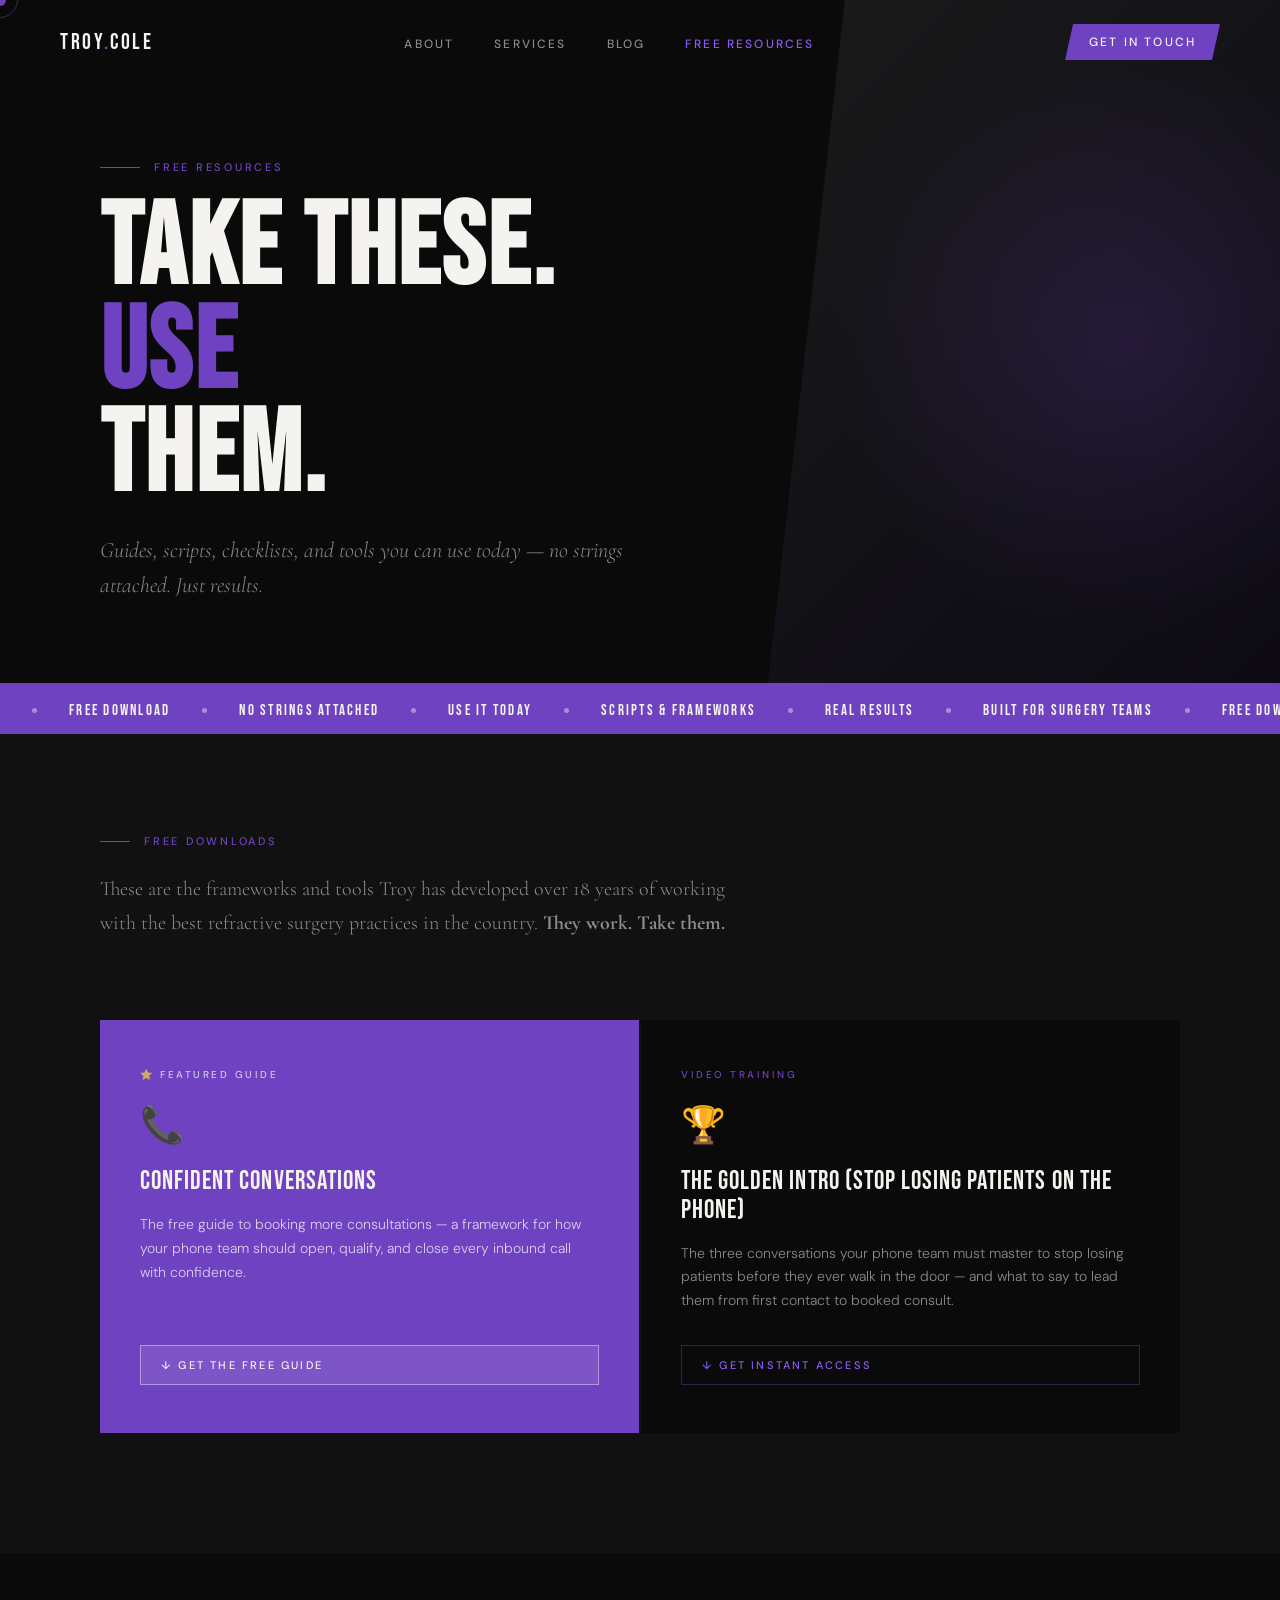
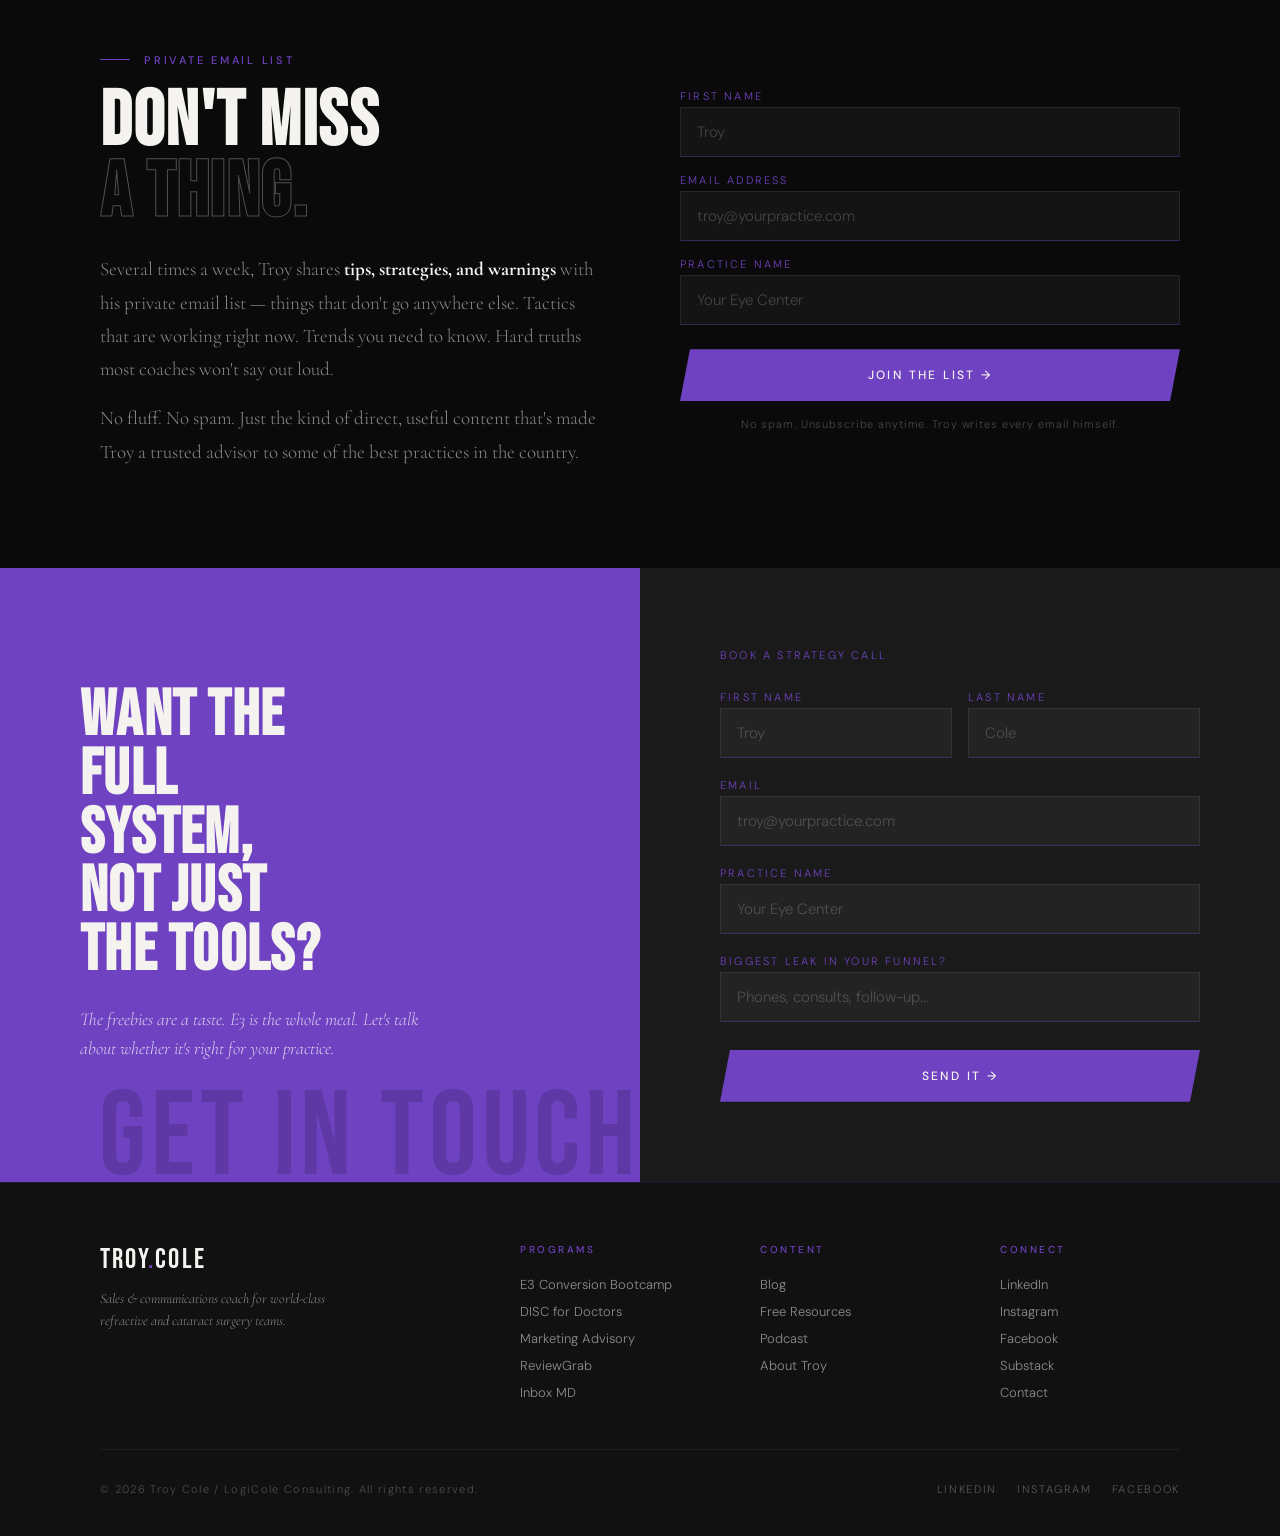
<file: freebies.html>
<!DOCTYPE html>
<html lang="en">
<head>
<meta charset="UTF-8">
<meta name="viewport" content="width=device-width, initial-scale=1.0">
<title>Free Resources — Troy Cole Sales Training for Refractive Surgery</title>
<meta name="description" content="Free guides, scripts, checklists, and tools for refractive and cataract surgery teams from Troy Cole.">
<link rel="preconnect" href="https://fonts.googleapis.com">
<link rel="preconnect" href="https://fonts.gstatic.com" crossorigin>
<link href="https://fonts.googleapis.com/css2?family=Bebas+Neue&family=Cormorant+Garamond:ital,wght@0,400;0,600;1,400&family=DM+Sans:wght@300;400;500&display=swap" rel="stylesheet">
<link rel="stylesheet" href="/css/style.css">
<style>
  /* ── FREEBIES PAGE STYLES ── */

  .freebies-section {
    padding: 100px 0 120px;
    background: var(--black-mid);
  }

  .freebies-intro {
    max-width: 640px;
    margin-bottom: 80px;
  }
  .freebies-intro-body {
    font-family: var(--font-serif);
    font-size: 20px; line-height: 1.7;
    color: var(--white-dim); margin-top: 24px;
  }

  .freebies-grid {
    display: grid;
    grid-template-columns: repeat(2, 1fr);
    gap: 2px;
  }

  .freebie-card {
    background: var(--black);
    padding: 48px 40px;
    position: relative;
    overflow: hidden;
    transition: background 0.3s;
    display: flex; flex-direction: column;
  }
  .freebie-card:hover { background: var(--black-light); }
  .freebie-card-top-bar {
    position: absolute; top: 0; left: 0; right: 0; height: 3px;
    background: var(--purple); transform: scaleX(0); transform-origin: left;
    transition: transform 0.3s;
  }
  .freebie-card:hover .freebie-card-top-bar { transform: scaleX(1); }

  .freebie-type {
    font-size: 10px; letter-spacing: 0.25em; text-transform: uppercase;
    color: var(--purple); margin-bottom: 20px; font-weight: 500;
  }
  .freebie-icon {
    font-size: 36px; margin-bottom: 20px;
  }
  .freebie-title {
    font-family: var(--font-display);
    font-size: 26px; letter-spacing: 0.04em;
    color: var(--white); line-height: 1.1;
    margin-bottom: 16px;
  }
  .freebie-desc {
    font-size: 14px; line-height: 1.7;
    color: var(--white-dim); flex: 1; margin-bottom: 32px;
  }

  .freebie-download-btn {
    display: inline-flex; align-items: center; gap: 10px;
    background: none; border: 1px solid rgba(111,66,193,0.4);
    color: var(--purple-light);
    font-family: var(--font-body); font-size: 11px; font-weight: 500;
    letter-spacing: 0.2em; text-transform: uppercase;
    padding: 12px 20px; cursor: pointer;
    transition: border-color 0.2s, background 0.2s, color 0.2s;
    width: 100%;
  }
  .freebie-download-btn:hover {
    border-color: var(--purple); background: var(--purple-dim); color: var(--white);
  }

  /* Email gate */
  .freebie-gate {
    display: none;
    flex-direction: column; gap: 12px;
    margin-top: 12px;
    padding: 20px;
    background: var(--black-light);
    border: 1px solid rgba(111,66,193,0.2);
  }
  .freebie-gate p {
    font-size: 12px; color: var(--white-dim); line-height: 1.5;
    letter-spacing: 0.05em;
  }
  .freebie-gate input {
    background: rgba(255,255,255,0.04);
    border: 1px solid rgba(255,255,255,0.08);
    border-bottom: 1px solid rgba(111,66,193,0.4);
    color: var(--white); font-family: var(--font-body);
    font-size: 14px; font-weight: 300;
    padding: 12px 14px; outline: none; width: 100%;
    transition: border-color 0.2s; -webkit-appearance: none;
  }
  .freebie-gate input:focus { border-color: var(--purple); }
  .freebie-gate input::placeholder { color: rgba(255,255,255,0.2); }
  .freebie-gate-submit {
    background: var(--purple); color: var(--white);
    font-family: var(--font-body); font-size: 11px; font-weight: 500;
    letter-spacing: 0.2em; text-transform: uppercase;
    padding: 12px; border: none; cursor: pointer;
    transition: background 0.2s;
    clip-path: polygon(6px 0%, 100% 0%, calc(100% - 6px) 100%, 0% 100%);
  }
  .freebie-gate-submit:hover { background: var(--purple-light); }

  /* Featured freebie */
  .freebie-card.featured {
    background: var(--purple);
    grid-column: span 1;
  }
  .freebie-card.featured:hover { background: #7d4fd4; }
  .freebie-card.featured .freebie-type { color: rgba(255,255,255,0.7); }
  .freebie-card.featured .freebie-title { color: var(--white); }
  .freebie-card.featured .freebie-desc { color: rgba(255,255,255,0.75); }
  .freebie-card.featured .freebie-download-btn {
    border-color: rgba(255,255,255,0.4); color: var(--white);
    background: rgba(255,255,255,0.1);
  }
  .freebie-card.featured .freebie-download-btn:hover {
    background: rgba(255,255,255,0.2); border-color: white;
  }
  .freebie-card.featured .freebie-gate { background: rgba(0,0,0,0.2); border-color: rgba(255,255,255,0.2); }
  .freebie-card.featured .freebie-gate input { border-bottom-color: rgba(255,255,255,0.5); }

  /* Email list section */
  .email-section {
    padding: 100px 0;
    background: var(--black);
  }
  .email-inner {
    display: grid; grid-template-columns: 1fr 1fr;
    gap: 80px; align-items: center;
  }
  .email-body {
    font-family: var(--font-serif);
    font-size: 19px; line-height: 1.75;
    color: var(--white-dim); margin-top: 24px;
  }
  .email-body strong { color: var(--white); }
  .email-form { display: flex; flex-direction: column; gap: 16px; }
  .email-form-label {
    font-size: 11px; letter-spacing: 0.2em; text-transform: uppercase;
    color: var(--purple); margin-bottom: 4px; display: block;
  }
  .email-form-input {
    background: rgba(255,255,255,0.04);
    border: 1px solid rgba(255,255,255,0.08);
    border-bottom: 1px solid rgba(111,66,193,0.4);
    color: var(--white); font-family: var(--font-body);
    font-size: 15px; font-weight: 300;
    padding: 14px 16px; outline: none; width: 100%;
    transition: border-color 0.2s; -webkit-appearance: none;
  }
  .email-form-input:focus { border-color: var(--purple); }
  .email-form-input::placeholder { color: rgba(255,255,255,0.2); }
  .email-form-submit {
    background: var(--purple); color: var(--white);
    font-family: var(--font-body); font-size: 12px; font-weight: 500;
    letter-spacing: 0.2em; text-transform: uppercase;
    padding: 18px; border: none; cursor: pointer;
    clip-path: polygon(10px 0%, 100% 0%, calc(100% - 10px) 100%, 0% 100%);
    transition: background 0.2s; margin-top: 8px;
  }
  .email-form-submit:hover { background: var(--purple-light); }
  .email-promise {
    font-size: 11px; letter-spacing: 0.08em;
    color: rgba(255,255,255,0.25); text-align: center;
  }

  /* RESPONSIVE */
  @media (max-width: 1024px) {
    .freebies-grid { grid-template-columns: 1fr; }
    .email-inner { grid-template-columns: 1fr; gap: 48px; }
  }
  @media (max-width: 768px) {
    .freebies-section { padding: 60px 0 80px; }
    .freebies-grid { grid-template-columns: 1fr; }
    .freebie-card { padding: 36px 28px; }
    .freebie-card.featured { grid-column: span 1; }
    .email-section { padding: 80px 0; }
  }
</style>
</head>
<body>

<div class="cursor" id="cursor"></div>
<div class="cursor-ring" id="cursorRing"></div>

<nav id="nav">
  <a href="/index.html" class="nav-logo">TROY<span>.</span>COLE</a>
  <ul class="nav-links">
    <li><a href="/about.html">About</a></li>
    <li><a href="/services.html">Services</a></li>
    <li><a href="/blog/index.html">Blog</a></li>
    <li><a href="/freebies.html">Free Resources</a></li>
  </ul>
  <a href="/index.html#contact" class="nav-cta">Get In Touch</a>
  <button class="nav-hamburger" id="hamburger" aria-label="Open menu">
    <span></span><span></span><span></span>
  </button>
</nav>
<div class="mobile-menu" id="mobileMenu">
  <ul class="mobile-menu-links">
    <li><a href="/about.html" class="mobile-nav-link">About</a></li>
    <li><a href="/services.html" class="mobile-nav-link">Services</a></li>
    <li><a href="/blog/index.html" class="mobile-nav-link">Blog</a></li>
    <li><a href="/freebies.html" class="mobile-nav-link">Free Resources</a></li>
  </ul>
  <a href="/index.html#contact" class="mobile-menu-cta mobile-nav-link">Get In Touch</a>
</div>

<!-- PAGE HERO -->
<section class="page-hero">
  <div class="page-hero-geo"></div>
  <div class="container">
    <div class="page-hero-eyebrow">
      <div class="page-hero-eyebrow-line"></div>
      <span>Free Resources</span>
    </div>
    <h1 class="page-hero-title">TAKE THESE.<br><span style="color:var(--purple)">USE</span><br>THEM.</h1>
    <p class="page-hero-sub">Guides, scripts, checklists, and tools you can use today — no strings attached. Just results.</p>
  </div>
</section>

<!-- TICKER -->
<div class="ticker-wrap">
  <div class="ticker-track">
    <span class="ticker-item"><span class="ticker-dot"></span>Free Download</span>
    <span class="ticker-item"><span class="ticker-dot"></span>No Strings Attached</span>
    <span class="ticker-item"><span class="ticker-dot"></span>Use It Today</span>
    <span class="ticker-item"><span class="ticker-dot"></span>Scripts &amp; Frameworks</span>
    <span class="ticker-item"><span class="ticker-dot"></span>Real Results</span>
    <span class="ticker-item"><span class="ticker-dot"></span>Built for Surgery Teams</span>
    <span class="ticker-item"><span class="ticker-dot"></span>Free Download</span>
    <span class="ticker-item"><span class="ticker-dot"></span>No Strings Attached</span>
    <span class="ticker-item"><span class="ticker-dot"></span>Use It Today</span>
    <span class="ticker-item"><span class="ticker-dot"></span>Scripts &amp; Frameworks</span>
    <span class="ticker-item"><span class="ticker-dot"></span>Real Results</span>
    <span class="ticker-item"><span class="ticker-dot"></span>Built for Surgery Teams</span>
  </div>
</div>

<!-- FREEBIES GRID -->
<section class="freebies-section">
  <div class="container">
    <div class="freebies-intro reveal">
      <div class="section-label"><div class="section-label-line"></div><span>Free Downloads</span></div>
      <p class="freebies-intro-body">These are the frameworks and tools Troy has developed over 18 years of working with the best refractive surgery practices in the country. <strong>They work. Take them.</strong></p>
    </div>

    <div class="freebies-grid">

      <!-- FREEBIE 1: Confident Conversations -->
      <div class="freebie-card featured reveal"
           data-kit-form-id="5595350"
           data-kit-tag="18831259"
           data-redirect="https://lcc-team.notion.site/Confident-Conversations-for-Elective-Surgery-Schedulers-33ca9672e88280f08c9cc56b12b01271">
        <div class="freebie-card-top-bar"></div>
        <div class="freebie-type">⭐ Featured Guide</div>
        <div class="freebie-icon">📞</div>
        <div class="freebie-title">CONFIDENT CONVERSATIONS</div>
        <p class="freebie-desc">The free guide to booking more consultations — a framework for how your phone team should open, qualify, and close every inbound call with confidence.</p>
        <button class="freebie-download-btn">↓ Get the Free Guide</button>
        <div class="freebie-gate">
          <p>Enter your info and we'll send it immediately.</p>
          <input type="text" name="first_name" placeholder="First Name">
          <input type="email" name="email" placeholder="your@email.com">
          <button class="freebie-gate-submit">Send It →</button>
          <p class="freebie-gate-error" style="display:none;color:#f87171;font-size:12px;"></p>
        </div>
      </div>

      <!-- FREEBIE 2: The Golden Intro -->
      <div class="freebie-card reveal reveal-delay-1"
           data-kit-form-id="9303610"
           data-kit-tag="18831609"
           data-redirect="https://www.loom.com/share/396972de13594fbda9b0f10f07b2a5e1">
        <div class="freebie-card-top-bar"></div>
        <div class="freebie-type">Video Training</div>
        <div class="freebie-icon">🏆</div>
        <div class="freebie-title">THE GOLDEN INTRO (STOP LOSING PATIENTS ON THE PHONE)</div>
        <p class="freebie-desc">The three conversations your phone team must master to stop losing patients before they ever walk in the door — and what to say to lead them from first contact to booked consult.</p>
        <button class="freebie-download-btn">↓ Get Instant Access</button>
        <div class="freebie-gate">
          <p>Enter your info and we'll send it immediately.</p>
          <input type="text" name="first_name" placeholder="First Name">
          <input type="email" name="email" placeholder="your@email.com">
          <button class="freebie-gate-submit">Send It →</button>
          <p class="freebie-gate-error" style="display:none;color:#f87171;font-size:12px;"></p>
        </div>
      </div>

    </div>
  </div>
</section>

<!-- EMAIL LIST -->
<section class="email-section">
  <div class="container">
    <div class="email-inner">
      <div class="reveal">
        <div class="section-label"><div class="section-label-line"></div><span>Private Email List</span></div>
        <h2 class="section-title" style="margin-top:20px;">DON'T MISS<br><span class="outline">A THING.</span></h2>
        <p class="email-body">Several times a week, Troy shares <strong>tips, strategies, and warnings</strong> with his private email list — things that don't go anywhere else. Tactics that are working right now. Trends you need to know. Hard truths most coaches won't say out loud.</p>
        <p class="email-body" style="margin-top:16px;">No fluff. No spam. Just the kind of direct, useful content that's made Troy a trusted advisor to some of the best practices in the country.</p>
      </div>
      <div class="reveal">
        <div class="email-form">
          <form name="email-list" method="POST" data-netlify="true">
            <input type="hidden" name="form-name" value="email-list">
            <div>
              <label class="email-form-label">First Name</label>
              <input class="email-form-input" type="text" name="first-name" placeholder="Troy">
            </div>
            <div>
              <label class="email-form-label">Email Address</label>
              <input class="email-form-input" type="email" name="email" placeholder="troy@yourpractice.com" required>
            </div>
            <div>
              <label class="email-form-label">Practice Name</label>
              <input class="email-form-input" type="text" name="practice-name" placeholder="Your Eye Center">
            </div>
            <button type="submit" class="email-form-submit">Join the List →</button>
            <p class="email-promise">No spam. Unsubscribe anytime. Troy writes every email himself.</p>
          </form>
        </div>
      </div>
    </div>
  </div>
</section>

<!-- CTA -->
<section class="cta-section">
  <div class="cta-inner">
    <div class="cta-left">
      <h2 class="cta-headline">WANT THE<br>FULL<br>SYSTEM,<br>NOT JUST<br>THE TOOLS?</h2>
      <p class="cta-sub">The freebies are a taste. E3 is the whole meal. Let's talk about whether it's right for your practice.</p>
    </div>
    <div class="cta-right">
      <p style="font-size:11px;letter-spacing:0.2em;text-transform:uppercase;color:var(--purple);margin-bottom:8px;">Book a Strategy Call</p>
      <form name="contact-freebies" method="POST" data-netlify="true">
        <input type="hidden" name="form-name" value="contact-freebies">
        <div class="cta-form-row">
          <div class="cta-form-field"><label class="cta-form-label">First Name</label><input class="cta-form-input" type="text" name="first-name" placeholder="Troy"></div>
          <div class="cta-form-field"><label class="cta-form-label">Last Name</label><input class="cta-form-input" type="text" name="last-name" placeholder="Cole"></div>
        </div>
        <div class="cta-form-field"><label class="cta-form-label">Email</label><input class="cta-form-input" type="email" name="email" placeholder="troy@yourpractice.com" required></div>
        <div class="cta-form-field"><label class="cta-form-label">Practice Name</label><input class="cta-form-input" type="text" name="practice-name" placeholder="Your Eye Center"></div>
        <div class="cta-form-field"><label class="cta-form-label">Biggest leak in your funnel?</label><input class="cta-form-input" type="text" name="biggest-challenge" placeholder="Phones, consults, follow-up..."></div>
        <button type="submit" class="cta-form-submit">Send It →</button>
      </form>
    </div>
  </div>
</section>

<footer>
  <div class="container">
    <div class="footer-inner">
      <div>
        <div class="footer-brand-name">TROY<span>.</span>COLE</div>
        <p class="footer-tagline">Sales &amp; communications coach for world-class refractive and cataract surgery teams.</p>
      </div>
      <div>
        <div class="footer-col-title">Programs</div>
        <div class="footer-links">
          <a href="/services.html#e3">E3 Conversion Bootcamp</a>
          <a href="/services.html#disc">DISC for Doctors</a>
          <a href="/services.html#advisory">Marketing Advisory</a>
          <a href="/services.html#reviewgrab">ReviewGrab</a>
          <a href="/services.html#inboxmd">Inbox MD</a>
        </div>
      </div>
      <div>
        <div class="footer-col-title">Content</div>
        <div class="footer-links">
          <a href="/blog/index.html">Blog</a>
          <a href="/freebies.html">Free Resources</a>
          <a href="https://troycole.com/podcast/" target="_blank">Podcast</a>
          <a href="/about.html">About Troy</a>
        </div>
      </div>
      <div>
        <div class="footer-col-title">Connect</div>
        <div class="footer-links">
          <a href="https://linkedin.com/in/troy-cole-18ab515/" target="_blank">LinkedIn</a>
          <a href="https://instagram.com/tcoletx" target="_blank">Instagram</a>
          <a href="https://facebook.com/tcoletx" target="_blank">Facebook</a>
          <a href="https://substack.com/@troycole2" target="_blank">Substack</a>
          <a href="/index.html#contact">Contact</a>
        </div>
      </div>
    </div>
    <div class="footer-bottom">
      <div class="footer-copy">© 2026 Troy Cole / LogiCole Consulting. All rights reserved.</div>
      <div class="footer-socials">
        <a href="https://linkedin.com/in/troy-cole-18ab515/" target="_blank">LinkedIn</a>
        <a href="https://instagram.com/tcoletx" target="_blank">Instagram</a>
        <a href="https://facebook.com/tcoletx" target="_blank">Facebook</a>
      </div>
    </div>
  </div>
</footer>

<script src="/js/main.js"></script>
</body>
</html>
</file>
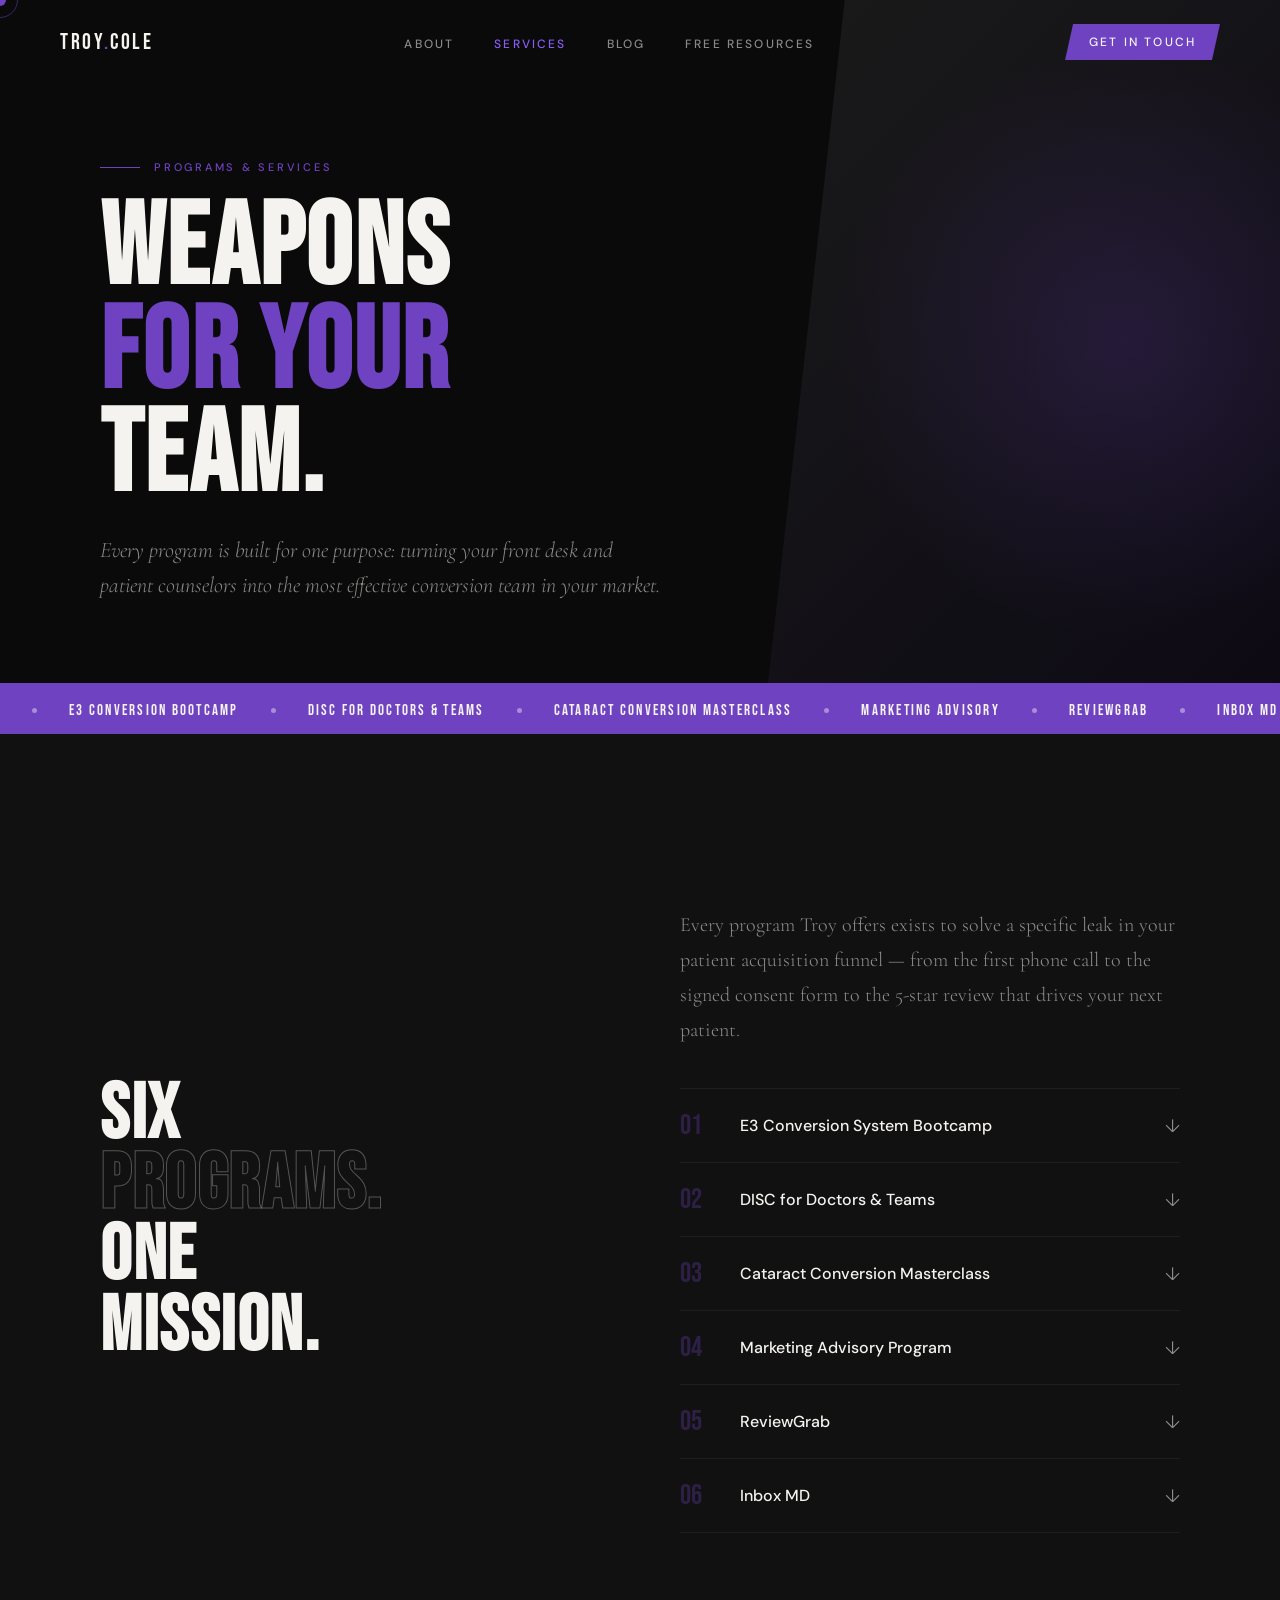
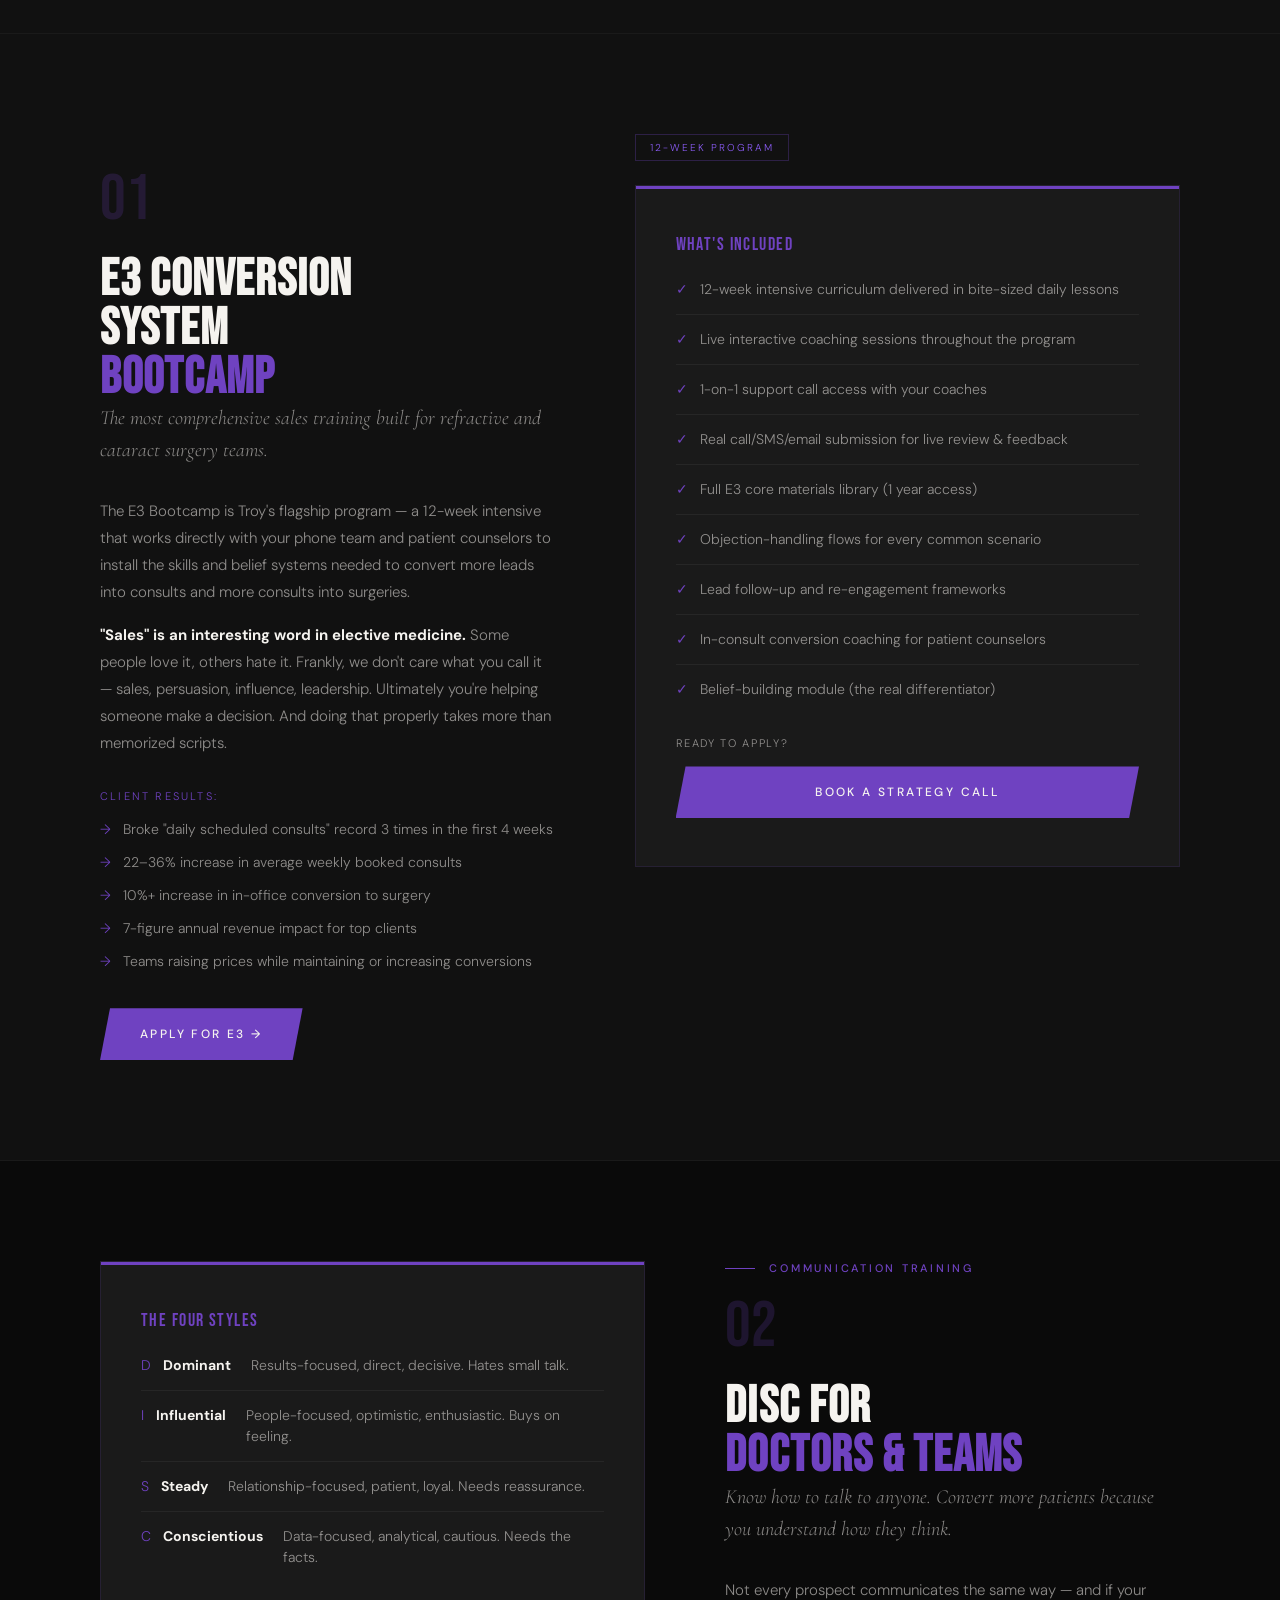
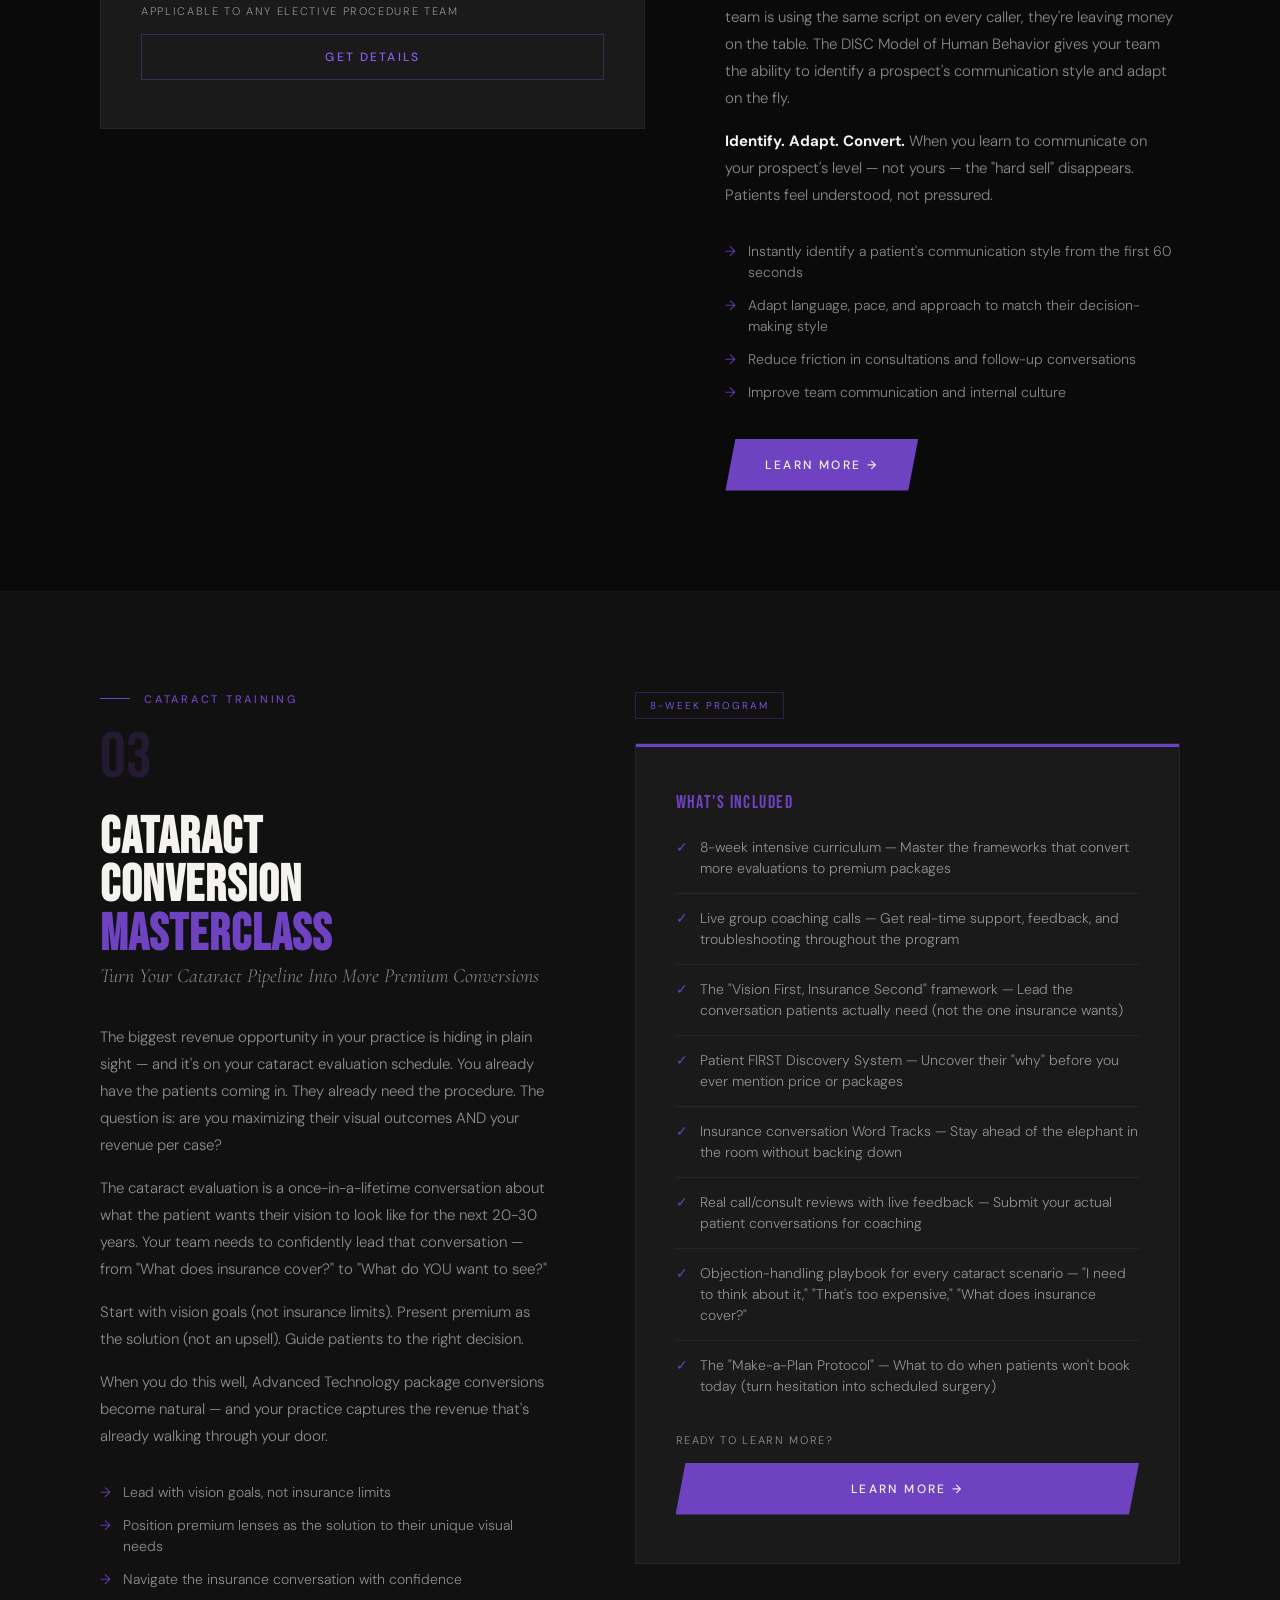
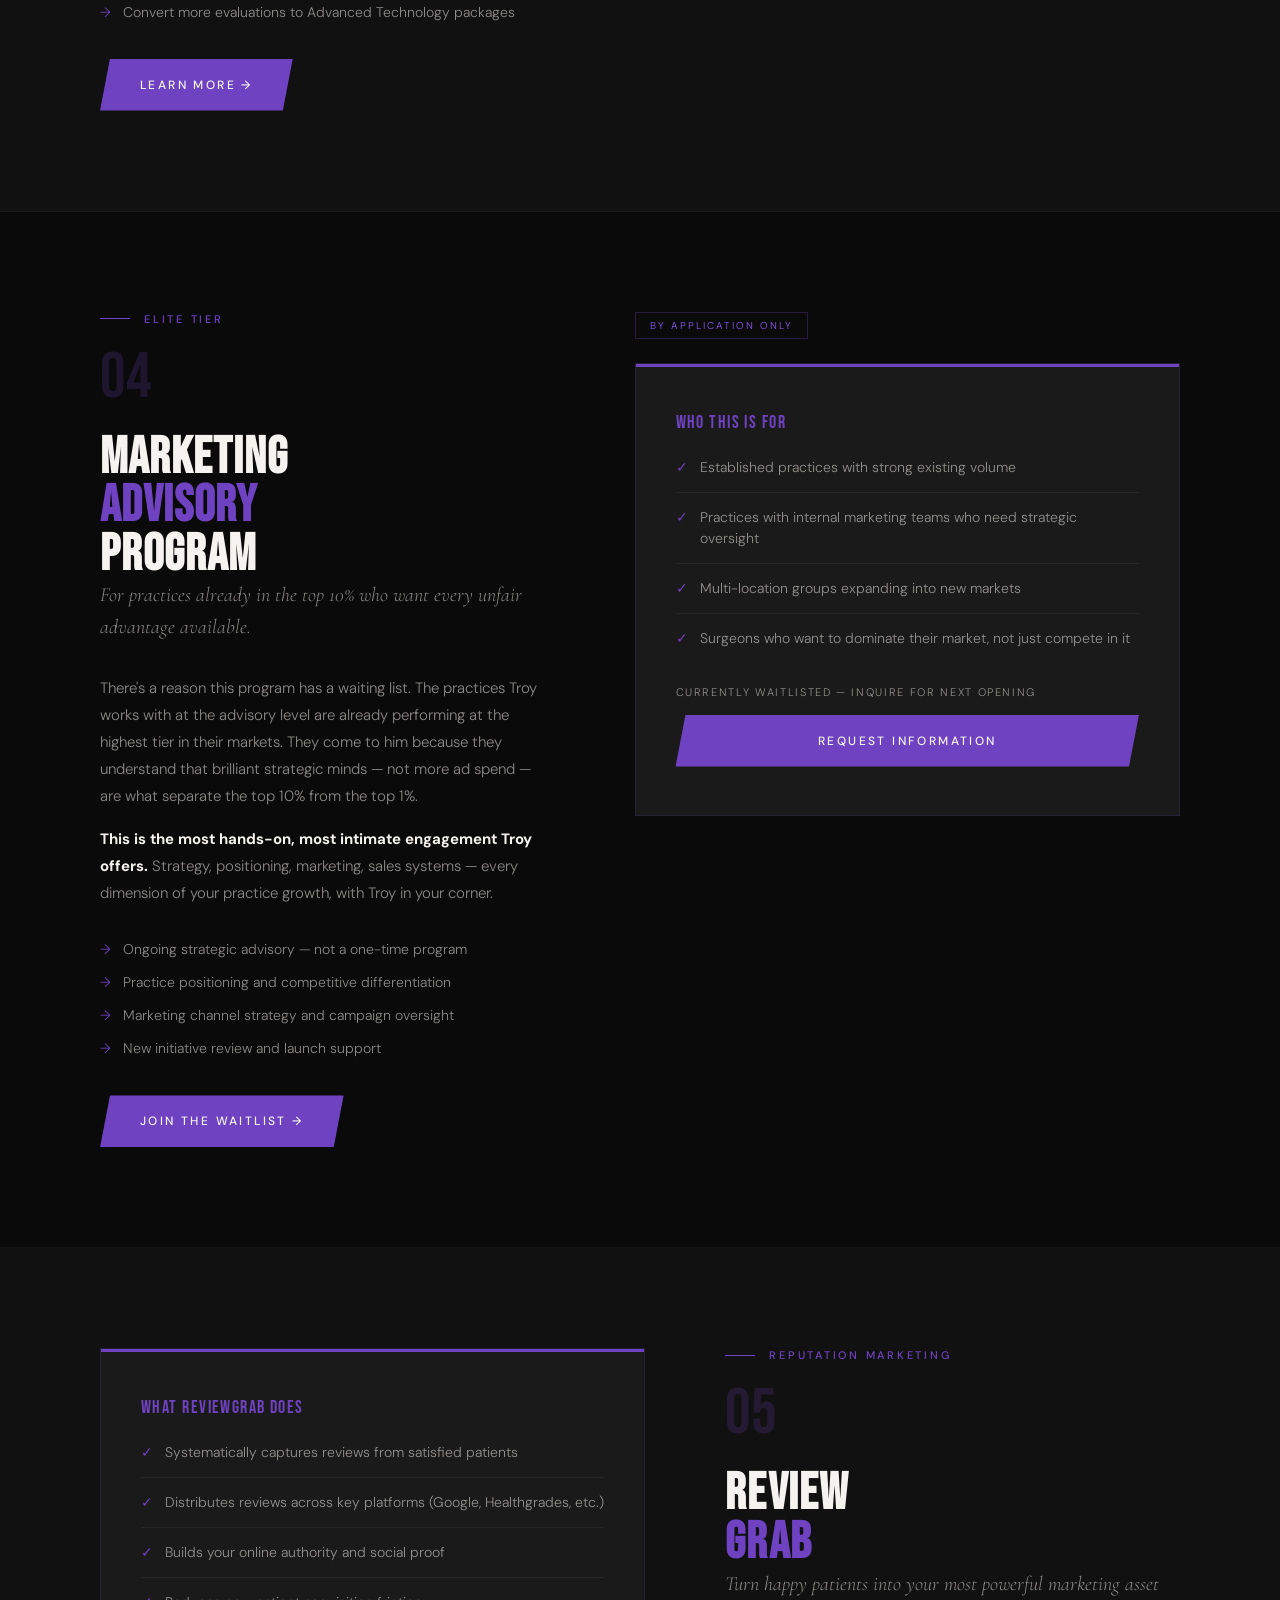
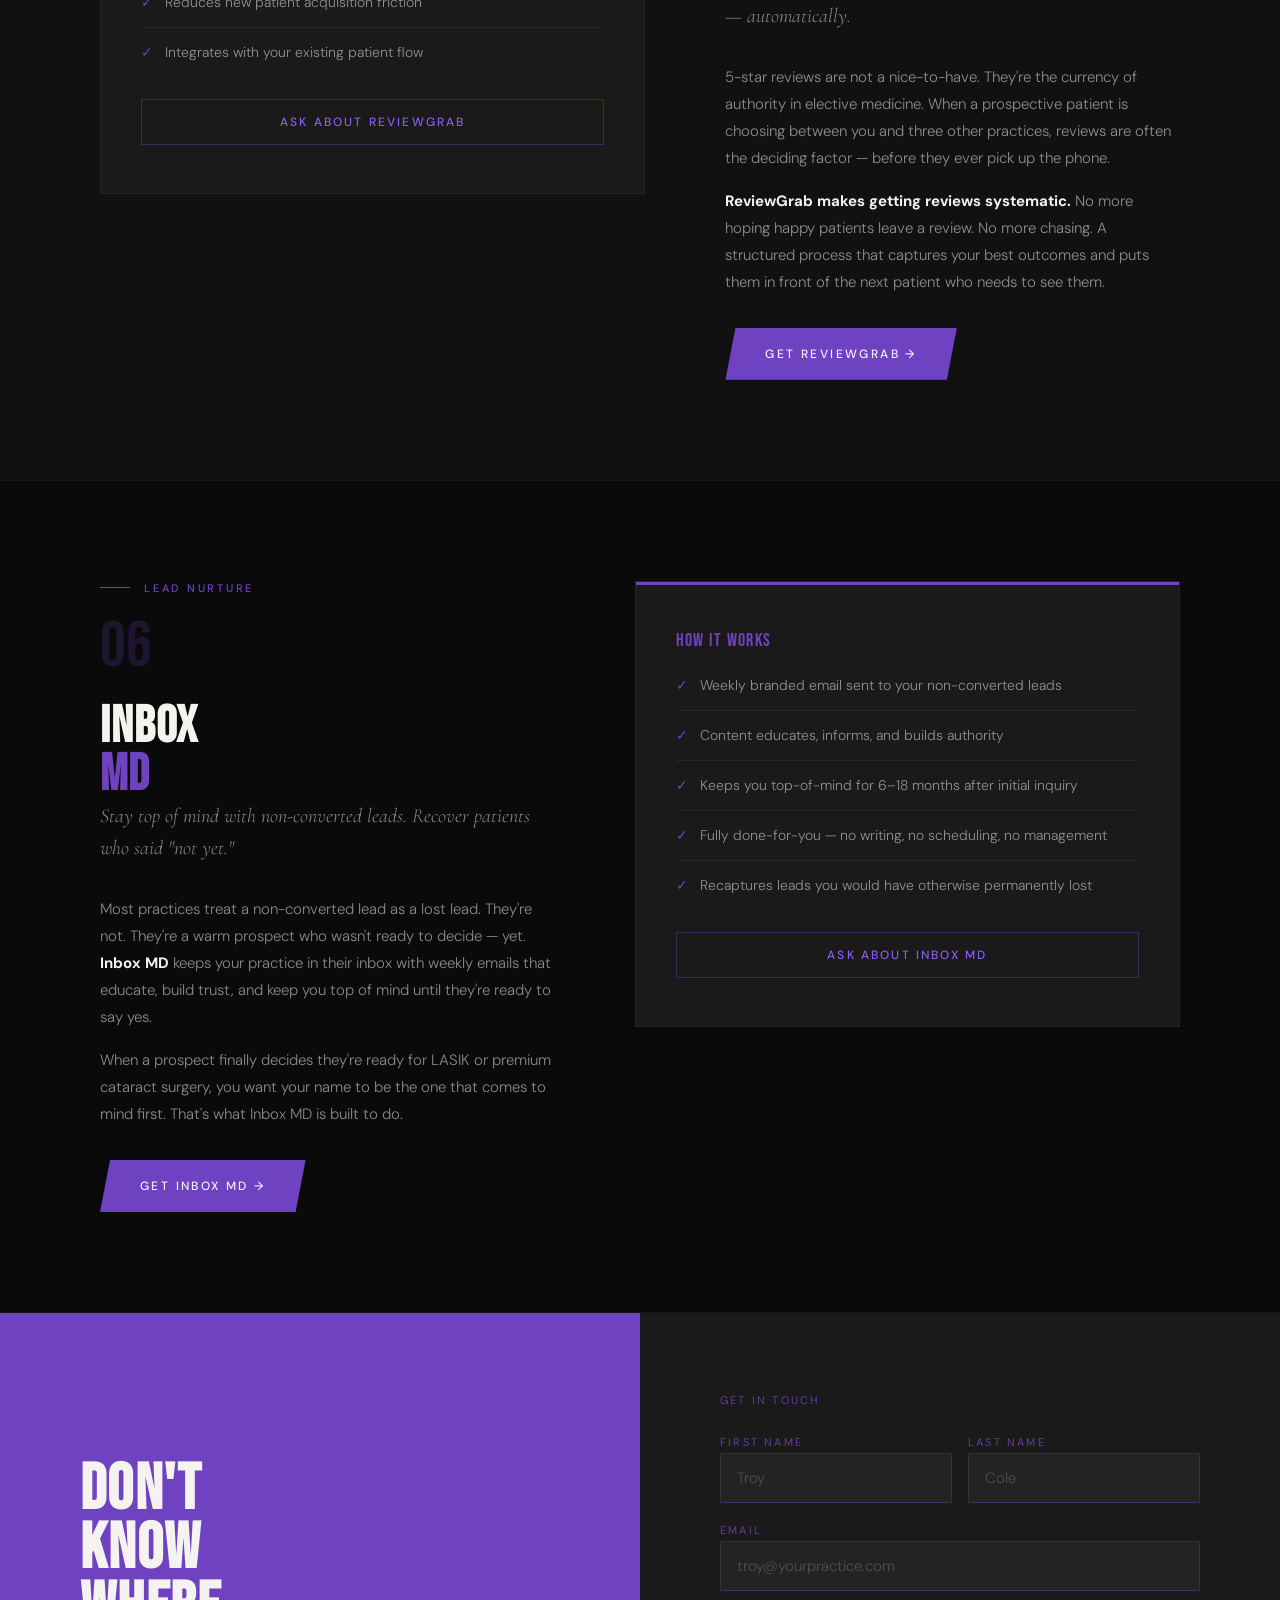
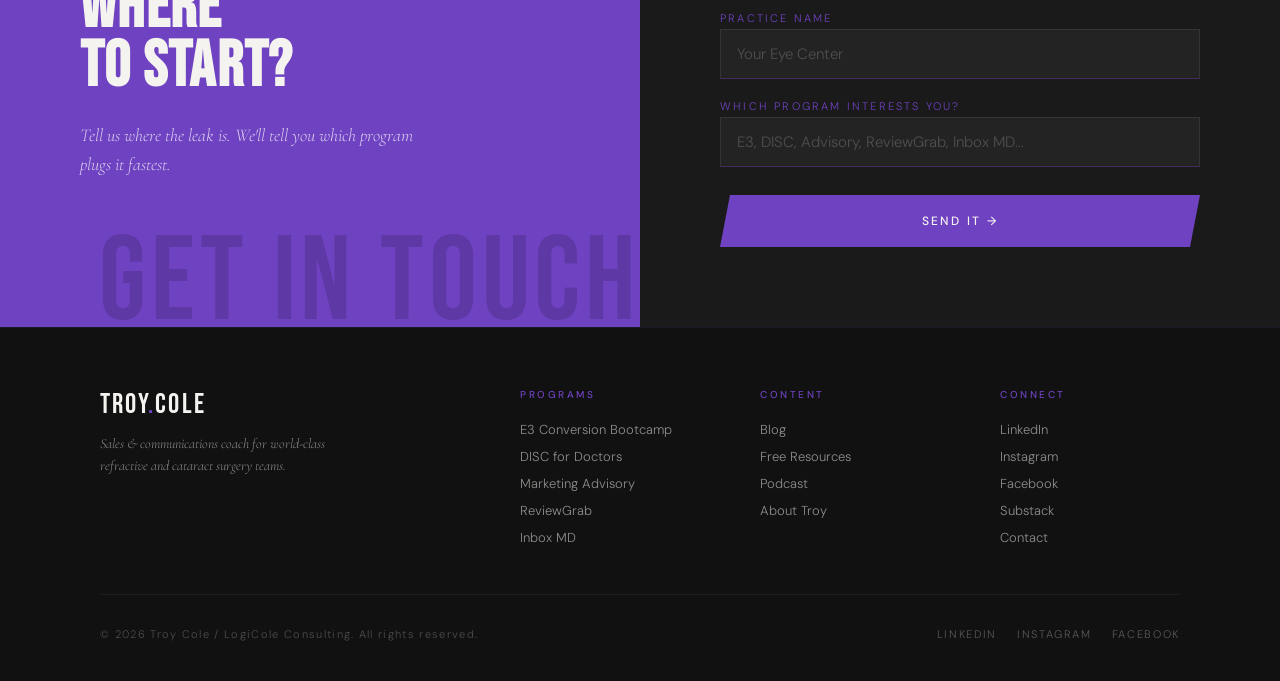
<file: services.html>
<!DOCTYPE html>
<html lang="en">
<head>
<meta charset="UTF-8">
<meta name="viewport" content="width=device-width, initial-scale=1.0">
<title>Services — Troy Cole Sales Coaching for Refractive Surgery Teams</title>
<meta name="description" content="E3 Conversion System Bootcamp, DISC for Doctors, Marketing Advisory, ReviewGrab, Inbox MD — programs built to fill surgery schedules and raise prices.">
<link rel="preconnect" href="https://fonts.googleapis.com">
<link rel="preconnect" href="https://fonts.gstatic.com" crossorigin>
<link href="https://fonts.googleapis.com/css2?family=Bebas+Neue&family=Cormorant+Garamond:ital,wght@0,400;0,600;1,400&family=DM+Sans:wght@300;400;500&display=swap" rel="stylesheet">
<link rel="stylesheet" href="/css/style.css">
<style>
  /* ── SERVICES PAGE STYLES ── */

  .services-intro {
    padding: 100px 0;
    background: var(--black-mid);
    border-bottom: 1px solid rgba(255,255,255,0.04);
  }
  .services-intro-grid {
    display: grid; grid-template-columns: 1fr 1fr;
    gap: 80px; align-items: center; margin-top: 60px;
  }
  .services-intro-body {
    font-family: var(--font-serif);
    font-size: 20px; line-height: 1.75; color: var(--white-dim);
  }
  .services-intro-body strong { color: var(--white); }
  .services-nav {
    display: flex; flex-direction: column; gap: 0;
    border-top: 1px solid rgba(255,255,255,0.06);
  }
  .services-nav-item {
    display: flex; align-items: center; justify-content: space-between;
    padding: 20px 0;
    border-bottom: 1px solid rgba(255,255,255,0.06);
    text-decoration: none;
    transition: padding-left 0.2s;
    cursor: pointer;
  }
  .services-nav-item:hover { padding-left: 12px; }
  .services-nav-item:hover .snav-num { color: var(--purple); opacity: 1; }
  .services-nav-left { display: flex; align-items: center; gap: 20px; }
  .snav-num {
    font-family: var(--font-display);
    font-size: 28px; color: var(--purple);
    opacity: 0.3; min-width: 40px; transition: opacity 0.2s;
  }
  .snav-title { font-size: 16px; font-weight: 500; color: var(--white); }
  .snav-arrow { font-size: 18px; color: var(--white-dim); }

  /* Service Sections */
  .service-block {
    padding: 100px 0;
    border-bottom: 1px solid rgba(255,255,255,0.04);
  }
  .service-block:nth-child(even) { background: var(--black-mid); }
  .service-block:nth-child(odd) { background: var(--black); }

  .service-block-inner {
    display: grid; grid-template-columns: 1fr 1.2fr;
    gap: 80px; align-items: start;
  }
  .service-block-inner.reverse { direction: rtl; }
  .service-block-inner.reverse > * { direction: ltr; }

  .service-label-row {
    display: flex; align-items: center; gap: 16px;
    margin-bottom: 24px;
  }
  .service-num {
    font-family: var(--font-display);
    font-size: 64px; line-height: 1;
    color: var(--purple); opacity: 0.2;
  }
  .service-title {
    font-family: var(--font-display);
    font-size: clamp(36px, 4vw, 56px);
    line-height: 0.95; letter-spacing: 0.02em;
    color: var(--white);
  }
  .service-title span { color: var(--purple); }
  .service-tagline {
    font-family: var(--font-serif);
    font-size: 20px; font-style: italic;
    color: var(--white-dim); margin-bottom: 32px;
    line-height: 1.6;
  }
  .service-body {
    font-size: 15px; line-height: 1.8;
    color: var(--white-dim); margin-bottom: 32px;
  }
  .service-body p { margin-bottom: 16px; }
  .service-body strong { color: var(--white); }
  .service-results {
    display: flex; flex-direction: column; gap: 12px;
    margin-bottom: 36px;
  }
  .service-result-item {
    display: flex; align-items: flex-start; gap: 12px;
    font-size: 14px; color: var(--white-dim); line-height: 1.5;
  }
  .service-result-item::before {
    content: '→';
    color: var(--purple); flex-shrink: 0; font-size: 14px;
  }

  /* Service card (right column) */
  .service-card {
    background: var(--black-light);
    border: 1px solid rgba(111,66,193,0.15);
    padding: 48px 40px;
    position: relative;
    overflow: hidden;
  }
  .service-card::before {
    content: '';
    position: absolute; top: 0; left: 0; right: 0;
    height: 3px; background: var(--purple);
  }
  .service-card-title {
    font-family: var(--font-display);
    font-size: 18px; letter-spacing: 0.08em;
    color: var(--purple); margin-bottom: 24px;
  }
  .service-card-list {
    display: flex; flex-direction: column; gap: 14px;
    margin-bottom: 36px;
  }
  .service-card-list-item {
    display: flex; align-items: flex-start; gap: 12px;
    font-size: 14px; color: var(--white-dim); line-height: 1.5;
    padding-bottom: 14px;
    border-bottom: 1px solid rgba(255,255,255,0.05);
  }
  .service-card-list-item:last-child { border-bottom: none; padding-bottom: 0; }
  .service-card-list-item .check { color: var(--purple); flex-shrink: 0; }
  .service-card-cta {
    font-size: 11px; letter-spacing: 0.15em;
    text-transform: uppercase; color: var(--white-dim);
    margin-bottom: 16px; display: block;
  }
  .service-badge {
    display: inline-block;
    border: 1px solid rgba(111,66,193,0.3);
    padding: 6px 14px;
    font-size: 10px; letter-spacing: 0.2em;
    text-transform: uppercase; color: var(--purple-light);
    margin-bottom: 24px;
  }

  /* RESPONSIVE */
  @media (max-width: 1024px) {
    .services-intro-grid { grid-template-columns: 1fr; gap: 48px; }
    .service-block-inner { grid-template-columns: 1fr; gap: 48px; }
    .service-block-inner.reverse { direction: ltr; }
    .service-block { padding: 80px 0; }
  }
  @media (max-width: 768px) {
    .services-intro { padding: 60px 0; }
    .services-intro-body { font-size: 17px; }
    .service-card { padding: 36px 24px; }
    .service-title { font-size: clamp(32px, 9vw, 48px); }
    .service-tagline { font-size: 18px; }
  }
</style>
</head>
<body>

<div class="cursor" id="cursor"></div>
<div class="cursor-ring" id="cursorRing"></div>

<nav id="nav">
  <a href="/index.html" class="nav-logo">TROY<span>.</span>COLE</a>
  <ul class="nav-links">
    <li><a href="/about.html">About</a></li>
    <li><a href="/services.html">Services</a></li>
    <li><a href="/blog/index.html">Blog</a></li>
    <li><a href="/freebies.html">Free Resources</a></li>
  </ul>
  <a href="/index.html#contact" class="nav-cta">Get In Touch</a>
  <button class="nav-hamburger" id="hamburger" aria-label="Open menu">
    <span></span><span></span><span></span>
  </button>
</nav>
<div class="mobile-menu" id="mobileMenu">
  <ul class="mobile-menu-links">
    <li><a href="/about.html" class="mobile-nav-link">About</a></li>
    <li><a href="/services.html" class="mobile-nav-link">Services</a></li>
    <li><a href="/blog/index.html" class="mobile-nav-link">Blog</a></li>
    <li><a href="/freebies.html" class="mobile-nav-link">Free Resources</a></li>
  </ul>
  <a href="/index.html#contact" class="mobile-menu-cta mobile-nav-link">Get In Touch</a>
</div>

<!-- PAGE HERO -->
<section class="page-hero">
  <div class="page-hero-geo"></div>
  <div class="container">
    <div class="page-hero-eyebrow">
      <div class="page-hero-eyebrow-line"></div>
      <span>Programs &amp; Services</span>
    </div>
    <h1 class="page-hero-title">WEAPONS<br><span style="color:var(--purple)">FOR YOUR</span><br>TEAM.</h1>
    <p class="page-hero-sub">Every program is built for one purpose: turning your front desk and patient counselors into the most effective conversion team in your market.</p>
  </div>
</section>

<!-- TICKER -->
<div class="ticker-wrap">
  <div class="ticker-track">
    <span class="ticker-item"><span class="ticker-dot"></span>E3 Conversion Bootcamp</span>
    <span class="ticker-item"><span class="ticker-dot"></span>DISC for Doctors &amp; Teams</span>
    <span class="ticker-item"><span class="ticker-dot"></span>Cataract Conversion Masterclass</span>
    <span class="ticker-item"><span class="ticker-dot"></span>Marketing Advisory</span>
    <span class="ticker-item"><span class="ticker-dot"></span>ReviewGrab</span>
    <span class="ticker-item"><span class="ticker-dot"></span>Inbox MD</span>
    <span class="ticker-item"><span class="ticker-dot"></span>12-Week Bootcamp</span>
    <span class="ticker-item"><span class="ticker-dot"></span>Live Coaching Calls</span>
    <span class="ticker-item"><span class="ticker-dot"></span>E3 Conversion Bootcamp</span>
    <span class="ticker-item"><span class="ticker-dot"></span>DISC for Doctors &amp; Teams</span>
    <span class="ticker-item"><span class="ticker-dot"></span>Cataract Conversion Masterclass</span>
    <span class="ticker-item"><span class="ticker-dot"></span>Marketing Advisory</span>
    <span class="ticker-item"><span class="ticker-dot"></span>ReviewGrab</span>
    <span class="ticker-item"><span class="ticker-dot"></span>Inbox MD</span>
    <span class="ticker-item"><span class="ticker-dot"></span>12-Week Bootcamp</span>
    <span class="ticker-item"><span class="ticker-dot"></span>Live Coaching Calls</span>
  </div>
</div>

<!-- INTRO + NAV -->
<section class="services-intro">
  <div class="container">
    <div class="section-label reveal"><div class="section-label-line"></div><span>The Programs</span></div>
    <div class="services-intro-grid">
      <div>
        <h2 class="section-title reveal">SIX<br><span class="outline">PROGRAMS.</span><br>ONE<br>MISSION.</h2>
      </div>
      <div>
        <p class="services-intro-body reveal">Every program Troy offers exists to solve a specific leak in your patient acquisition funnel — from the first phone call to the signed consent form to the 5-star review that drives your next patient.</p>
        <div class="services-nav" style="margin-top:40px;">
          <a href="#e3" class="services-nav-item reveal"><div class="services-nav-left"><div class="snav-num">01</div><div class="snav-title">E3 Conversion System Bootcamp</div></div><div class="snav-arrow">↓</div></a>
          <a href="#disc" class="services-nav-item reveal reveal-delay-1"><div class="services-nav-left"><div class="snav-num">02</div><div class="snav-title">DISC for Doctors &amp; Teams</div></div><div class="snav-arrow">↓</div></a>
          <a href="#cataract" class="services-nav-item reveal reveal-delay-2"><div class="services-nav-left"><div class="snav-num">03</div><div class="snav-title">Cataract Conversion Masterclass</div></div><div class="snav-arrow">↓</div></a>
          <a href="#advisory" class="services-nav-item reveal reveal-delay-2"><div class="services-nav-left"><div class="snav-num">04</div><div class="snav-title">Marketing Advisory Program</div></div><div class="snav-arrow">↓</div></a>
          <a href="#reviewgrab" class="services-nav-item reveal reveal-delay-3"><div class="services-nav-left"><div class="snav-num">05</div><div class="snav-title">ReviewGrab</div></div><div class="snav-arrow">↓</div></a>
          <a href="#inboxmd" class="services-nav-item reveal reveal-delay-3"><div class="services-nav-left"><div class="snav-num">06</div><div class="snav-title">Inbox MD</div></div><div class="snav-arrow">↓</div></a>
        </div>
      </div>
    </div>
  </div>
</section>

<!-- E3 -->
<section class="service-block" id="e3">
  <div class="container">
    <div class="service-block-inner">
      <div>
        <div class="section-label reveal"><div class="section-label-line"></div><span>Flagship Program</span></div>
        <div class="service-label-row reveal">
          <div class="service-num">01</div>
        </div>
        <h2 class="service-title reveal">E3 CONVERSION<br>SYSTEM<br><span>BOOTCAMP</span></h2>
        <p class="service-tagline reveal">The most comprehensive sales training built for refractive and cataract surgery teams.</p>
        <div class="service-body reveal">
          <p>The E3 Bootcamp is Troy's flagship program — a 12-week intensive that works directly with your phone team and patient counselors to install the skills and belief systems needed to convert more leads into consults and more consults into surgeries.</p>
          <p><strong>"Sales" is an interesting word in elective medicine.</strong> Some people love it, others hate it. Frankly, we don't care what you call it — sales, persuasion, influence, leadership. Ultimately you're helping someone make a decision. And doing that properly takes more than memorized scripts.</p>
        </div>
        <div class="service-results reveal">
          <p style="font-size:11px;letter-spacing:0.2em;text-transform:uppercase;color:var(--purple);margin-bottom:4px;">Client Results:</p>
          <div class="service-result-item">Broke "daily scheduled consults" record 3 times in the first 4 weeks</div>
          <div class="service-result-item">22–36% increase in average weekly booked consults</div>
          <div class="service-result-item">10%+ increase in in-office conversion to surgery</div>
          <div class="service-result-item">7-figure annual revenue impact for top clients</div>
          <div class="service-result-item">Teams raising prices while maintaining or increasing conversions</div>
        </div>
        <a href="/index.html#contact" class="btn-primary reveal">Apply for E3 →</a>
      </div>
      <div class="reveal">
        <div class="service-badge">12-Week Program</div>
        <div class="service-card">
          <div class="service-card-title">WHAT'S INCLUDED</div>
          <div class="service-card-list">
            <div class="service-card-list-item"><span class="check">✓</span> 12-week intensive curriculum delivered in bite-sized daily lessons</div>
            <div class="service-card-list-item"><span class="check">✓</span> Live interactive coaching sessions throughout the program</div>
            <div class="service-card-list-item"><span class="check">✓</span> 1-on-1 support call access with your coaches</div>
            <div class="service-card-list-item"><span class="check">✓</span> Real call/SMS/email submission for live review &amp; feedback</div>
            <div class="service-card-list-item"><span class="check">✓</span> Full E3 core materials library (1 year access)</div>
            <div class="service-card-list-item"><span class="check">✓</span> Objection-handling flows for every common scenario</div>
            <div class="service-card-list-item"><span class="check">✓</span> Lead follow-up and re-engagement frameworks</div>
            <div class="service-card-list-item"><span class="check">✓</span> In-consult conversion coaching for patient counselors</div>
            <div class="service-card-list-item"><span class="check">✓</span> Belief-building module (the real differentiator)</div>
          </div>
          <span class="service-card-cta">Ready to apply?</span>
          <a href="/index.html#contact" class="btn-primary" style="display:block;text-align:center;">Book a Strategy Call</a>
        </div>
      </div>
    </div>
  </div>
</section>

<!-- DISC -->
<section class="service-block" id="disc">
  <div class="container">
    <div class="service-block-inner reverse">
      <div>
        <div class="section-label reveal"><div class="section-label-line"></div><span>Communication Training</span></div>
        <div class="service-label-row reveal"><div class="service-num">02</div></div>
        <h2 class="service-title reveal">DISC FOR<br><span>DOCTORS &amp; TEAMS</span></h2>
        <p class="service-tagline reveal">Know how to talk to anyone. Convert more patients because you understand how they think.</p>
        <div class="service-body reveal">
          <p>Not every prospect communicates the same way — and if your team is using the same script on every caller, they're leaving money on the table. The DISC Model of Human Behavior gives your team the ability to identify a prospect's communication style and adapt on the fly.</p>
          <p><strong>Identify. Adapt. Convert.</strong> When you learn to communicate on your prospect's level — not yours — the "hard sell" disappears. Patients feel understood, not pressured.</p>
        </div>
        <div class="service-results reveal">
          <div class="service-result-item">Instantly identify a patient's communication style from the first 60 seconds</div>
          <div class="service-result-item">Adapt language, pace, and approach to match their decision-making style</div>
          <div class="service-result-item">Reduce friction in consultations and follow-up conversations</div>
          <div class="service-result-item">Improve team communication and internal culture</div>
        </div>
        <a href="/index.html#contact" class="btn-primary reveal">Learn More →</a>
      </div>
      <div class="reveal">
        <div class="service-card">
          <div class="service-card-title">THE FOUR STYLES</div>
          <div class="service-card-list">
            <div class="service-card-list-item"><span class="check">D</span> <strong style="color:var(--white);margin-right:8px;">Dominant</strong> Results-focused, direct, decisive. Hates small talk.</div>
            <div class="service-card-list-item"><span class="check">I</span> <strong style="color:var(--white);margin-right:8px;">Influential</strong> People-focused, optimistic, enthusiastic. Buys on feeling.</div>
            <div class="service-card-list-item"><span class="check">S</span> <strong style="color:var(--white);margin-right:8px;">Steady</strong> Relationship-focused, patient, loyal. Needs reassurance.</div>
            <div class="service-card-list-item"><span class="check">C</span> <strong style="color:var(--white);margin-right:8px;">Conscientious</strong> Data-focused, analytical, cautious. Needs the facts.</div>
          </div>
          <span class="service-card-cta">Applicable to any elective procedure team</span>
          <a href="/index.html#contact" class="btn-outline" style="display:block;text-align:center;">Get Details</a>
        </div>
      </div>
    </div>
  </div>
</section>

<!-- CATARACT CONVERSION MASTERCLASS -->
<section class="service-block" id="cataract">
  <div class="container">
    <div class="service-block-inner">
      <div>
        <div class="section-label reveal"><div class="section-label-line"></div><span>Cataract Training</span></div>
        <div class="service-label-row reveal">
          <div class="service-num">03</div>
        </div>
        <h2 class="service-title reveal">CATARACT<br>CONVERSION<br><span>MASTERCLASS</span></h2>
        <p class="service-tagline reveal">Turn Your Cataract Pipeline Into More Premium Conversions</p>
        <div class="service-body reveal">
          <p>The biggest revenue opportunity in your practice is hiding in plain sight — and it's on your cataract evaluation schedule. You already have the patients coming in. They already need the procedure. The question is: are you maximizing their visual outcomes AND your revenue per case?</p>
          <p>The cataract evaluation is a once-in-a-lifetime conversation about what the patient wants their vision to look like for the next 20-30 years. Your team needs to confidently lead that conversation — from "What does insurance cover?" to "What do YOU want to see?"</p>
          <p>Start with vision goals (not insurance limits). Present premium as the solution (not an upsell). Guide patients to the right decision.</p>
          <p>When you do this well, Advanced Technology package conversions become natural — and your practice captures the revenue that's already walking through your door.</p>
        </div>
        <div class="service-results reveal">
          <div class="service-result-item">Lead with vision goals, not insurance limits</div>
          <div class="service-result-item">Position premium lenses as the solution to their unique visual needs</div>
          <div class="service-result-item">Navigate the insurance conversation with confidence</div>
          <div class="service-result-item">Convert more evaluations to Advanced Technology packages</div>
        </div>
        <a href="/index.html#contact" class="btn-primary reveal">Learn More →</a>
      </div>
      <div class="reveal">
        <div class="service-badge">8-Week Program</div>
        <div class="service-card">
          <div class="service-card-title">WHAT'S INCLUDED</div>
          <div class="service-card-list">
            <div class="service-card-list-item"><span class="check">✓</span> 8-week intensive curriculum — Master the frameworks that convert more evaluations to premium packages</div>
            <div class="service-card-list-item"><span class="check">✓</span> Live group coaching calls — Get real-time support, feedback, and troubleshooting throughout the program</div>
            <div class="service-card-list-item"><span class="check">✓</span> The "Vision First, Insurance Second" framework — Lead the conversation patients actually need (not the one insurance wants)</div>
            <div class="service-card-list-item"><span class="check">✓</span> Patient FIRST Discovery System — Uncover their "why" before you ever mention price or packages</div>
            <div class="service-card-list-item"><span class="check">✓</span> Insurance conversation Word Tracks — Stay ahead of the elephant in the room without backing down</div>
            <div class="service-card-list-item"><span class="check">✓</span> Real call/consult reviews with live feedback — Submit your actual patient conversations for coaching</div>
            <div class="service-card-list-item"><span class="check">✓</span> Objection-handling playbook for every cataract scenario — "I need to think about it," "That's too expensive," "What does insurance cover?"</div>
            <div class="service-card-list-item"><span class="check">✓</span> The "Make-a-Plan Protocol" — What to do when patients won't book today (turn hesitation into scheduled surgery)</div>
          </div>
          <span class="service-card-cta">Ready to learn more?</span>
          <a href="/index.html#contact" class="btn-primary" style="display:block;text-align:center;">Learn More →</a>
        </div>
      </div>
    </div>
  </div>
</section>

<!-- ADVISORY -->
<section class="service-block" id="advisory">
  <div class="container">
    <div class="service-block-inner">
      <div>
        <div class="section-label reveal"><div class="section-label-line"></div><span>Elite Tier</span></div>
        <div class="service-label-row reveal"><div class="service-num">04</div></div>
        <h2 class="service-title reveal">MARKETING<br><span>ADVISORY</span><br>PROGRAM</h2>
        <p class="service-tagline reveal">For practices already in the top 10% who want every unfair advantage available.</p>
        <div class="service-body reveal">
          <p>There's a reason this program has a waiting list. The practices Troy works with at the advisory level are already performing at the highest tier in their markets. They come to him because they understand that brilliant strategic minds — not more ad spend — are what separate the top 10% from the top 1%.</p>
          <p><strong>This is the most hands-on, most intimate engagement Troy offers.</strong> Strategy, positioning, marketing, sales systems — every dimension of your practice growth, with Troy in your corner.</p>
        </div>
        <div class="service-results reveal">
          <div class="service-result-item">Ongoing strategic advisory — not a one-time program</div>
          <div class="service-result-item">Practice positioning and competitive differentiation</div>
          <div class="service-result-item">Marketing channel strategy and campaign oversight</div>
          <div class="service-result-item">New initiative review and launch support</div>
        </div>
        <a href="/index.html#contact" class="btn-primary reveal">Join the Waitlist →</a>
      </div>
      <div class="reveal">
        <div class="service-badge">By Application Only</div>
        <div class="service-card">
          <div class="service-card-title">WHO THIS IS FOR</div>
          <div class="service-card-list">
            <div class="service-card-list-item"><span class="check">✓</span> Established practices with strong existing volume</div>
            <div class="service-card-list-item"><span class="check">✓</span> Practices with internal marketing teams who need strategic oversight</div>
            <div class="service-card-list-item"><span class="check">✓</span> Multi-location groups expanding into new markets</div>
            <div class="service-card-list-item"><span class="check">✓</span> Surgeons who want to dominate their market, not just compete in it</div>
          </div>
          <span class="service-card-cta">Currently waitlisted — inquire for next opening</span>
          <a href="/index.html#contact" class="btn-primary" style="display:block;text-align:center;">Request Information</a>
        </div>
      </div>
    </div>
  </div>
</section>

<!-- REVIEWGRAB -->
<section class="service-block" id="reviewgrab">
  <div class="container">
    <div class="service-block-inner reverse">
      <div>
        <div class="section-label reveal"><div class="section-label-line"></div><span>Reputation Marketing</span></div>
        <div class="service-label-row reveal"><div class="service-num">05</div></div>
        <h2 class="service-title reveal">REVIEW<br><span>GRAB</span></h2>
        <p class="service-tagline reveal">Turn happy patients into your most powerful marketing asset — automatically.</p>
        <div class="service-body reveal">
          <p>5-star reviews are not a nice-to-have. They're the currency of authority in elective medicine. When a prospective patient is choosing between you and three other practices, reviews are often the deciding factor — before they ever pick up the phone.</p>
          <p><strong>ReviewGrab makes getting reviews systematic.</strong> No more hoping happy patients leave a review. No more chasing. A structured process that captures your best outcomes and puts them in front of the next patient who needs to see them.</p>
        </div>
        <a href="/index.html#contact" class="btn-primary reveal">Get ReviewGrab →</a>
      </div>
      <div class="reveal">
        <div class="service-card">
          <div class="service-card-title">WHAT REVIEWGRAB DOES</div>
          <div class="service-card-list">
            <div class="service-card-list-item"><span class="check">✓</span> Systematically captures reviews from satisfied patients</div>
            <div class="service-card-list-item"><span class="check">✓</span> Distributes reviews across key platforms (Google, Healthgrades, etc.)</div>
            <div class="service-card-list-item"><span class="check">✓</span> Builds your online authority and social proof</div>
            <div class="service-card-list-item"><span class="check">✓</span> Reduces new patient acquisition friction</div>
            <div class="service-card-list-item"><span class="check">✓</span> Integrates with your existing patient flow</div>
          </div>
          <a href="/index.html#contact" class="btn-outline" style="display:block;text-align:center;">Ask About ReviewGrab</a>
        </div>
      </div>
    </div>
  </div>
</section>

<!-- INBOX MD -->
<section class="service-block" id="inboxmd">
  <div class="container">
    <div class="service-block-inner">
      <div>
        <div class="section-label reveal"><div class="section-label-line"></div><span>Lead Nurture</span></div>
        <div class="service-label-row reveal"><div class="service-num">06</div></div>
        <h2 class="service-title reveal">INBOX<br><span>MD</span></h2>
        <p class="service-tagline reveal">Stay top of mind with non-converted leads. Recover patients who said "not yet."</p>
        <div class="service-body reveal">
          <p>Most practices treat a non-converted lead as a lost lead. They're not. They're a warm prospect who wasn't ready to decide — yet. <strong>Inbox MD</strong> keeps your practice in their inbox with weekly emails that educate, build trust, and keep you top of mind until they're ready to say yes.</p>
          <p>When a prospect finally decides they're ready for LASIK or premium cataract surgery, you want your name to be the one that comes to mind first. That's what Inbox MD is built to do.</p>
        </div>
        <a href="/index.html#contact" class="btn-primary reveal">Get Inbox MD →</a>
      </div>
      <div class="reveal">
        <div class="service-card">
          <div class="service-card-title">HOW IT WORKS</div>
          <div class="service-card-list">
            <div class="service-card-list-item"><span class="check">✓</span> Weekly branded email sent to your non-converted leads</div>
            <div class="service-card-list-item"><span class="check">✓</span> Content educates, informs, and builds authority</div>
            <div class="service-card-list-item"><span class="check">✓</span> Keeps you top-of-mind for 6–18 months after initial inquiry</div>
            <div class="service-card-list-item"><span class="check">✓</span> Fully done-for-you — no writing, no scheduling, no management</div>
            <div class="service-card-list-item"><span class="check">✓</span> Recaptures leads you would have otherwise permanently lost</div>
          </div>
          <a href="/index.html#contact" class="btn-outline" style="display:block;text-align:center;">Ask About Inbox MD</a>
        </div>
      </div>
    </div>
  </div>
</section>

<!-- CTA -->
<section class="cta-section">
  <div class="cta-inner">
    <div class="cta-left">
      <h2 class="cta-headline">DON'T<br>KNOW<br>WHERE<br>TO START?</h2>
      <p class="cta-sub">Tell us where the leak is. We'll tell you which program plugs it fastest.</p>
    </div>
    <div class="cta-right">
      <p style="font-size:11px;letter-spacing:0.2em;text-transform:uppercase;color:var(--purple);margin-bottom:8px;">Get In Touch</p>
      <form name="contact-services" method="POST" data-netlify="true">
        <input type="hidden" name="form-name" value="contact-services">
        <div class="cta-form-row">
          <div class="cta-form-field"><label class="cta-form-label">First Name</label><input class="cta-form-input" type="text" name="first-name" placeholder="Troy"></div>
          <div class="cta-form-field"><label class="cta-form-label">Last Name</label><input class="cta-form-input" type="text" name="last-name" placeholder="Cole"></div>
        </div>
        <div class="cta-form-field"><label class="cta-form-label">Email</label><input class="cta-form-input" type="email" name="email" placeholder="troy@yourpractice.com" required></div>
        <div class="cta-form-field"><label class="cta-form-label">Practice Name</label><input class="cta-form-input" type="text" name="practice-name" placeholder="Your Eye Center"></div>
        <div class="cta-form-field"><label class="cta-form-label">Which program interests you?</label><input class="cta-form-input" type="text" name="program-interest" placeholder="E3, DISC, Advisory, ReviewGrab, Inbox MD..."></div>
        <button type="submit" class="cta-form-submit">Send It →</button>
      </form>
    </div>
  </div>
</section>

<footer>
  <div class="container">
    <div class="footer-inner">
      <div>
        <div class="footer-brand-name">TROY<span>.</span>COLE</div>
        <p class="footer-tagline">Sales &amp; communications coach for world-class refractive and cataract surgery teams.</p>
      </div>
      <div>
        <div class="footer-col-title">Programs</div>
        <div class="footer-links">
          <a href="/services.html#e3">E3 Conversion Bootcamp</a>
          <a href="/services.html#disc">DISC for Doctors</a>
          <a href="/services.html#advisory">Marketing Advisory</a>
          <a href="/services.html#reviewgrab">ReviewGrab</a>
          <a href="/services.html#inboxmd">Inbox MD</a>
        </div>
      </div>
      <div>
        <div class="footer-col-title">Content</div>
        <div class="footer-links">
          <a href="/blog/index.html">Blog</a>
          <a href="/freebies.html">Free Resources</a>
          <a href="https://troycole.com/podcast/" target="_blank">Podcast</a>
          <a href="/about.html">About Troy</a>
        </div>
      </div>
      <div>
        <div class="footer-col-title">Connect</div>
        <div class="footer-links">
          <a href="https://linkedin.com/in/troy-cole-18ab515/" target="_blank">LinkedIn</a>
          <a href="https://instagram.com/tcoletx" target="_blank">Instagram</a>
          <a href="https://facebook.com/tcoletx" target="_blank">Facebook</a>
          <a href="https://substack.com/@troycole2" target="_blank">Substack</a>
          <a href="/index.html#contact">Contact</a>
        </div>
      </div>
    </div>
    <div class="footer-bottom">
      <div class="footer-copy">© 2026 Troy Cole / LogiCole Consulting. All rights reserved.</div>
      <div class="footer-socials">
        <a href="https://linkedin.com/in/troy-cole-18ab515/" target="_blank">LinkedIn</a>
        <a href="https://instagram.com/tcoletx" target="_blank">Instagram</a>
        <a href="https://facebook.com/tcoletx" target="_blank">Facebook</a>
      </div>
    </div>
  </div>
</footer>

<script src="/js/main.js"></script>
</body>
</html>
</file>
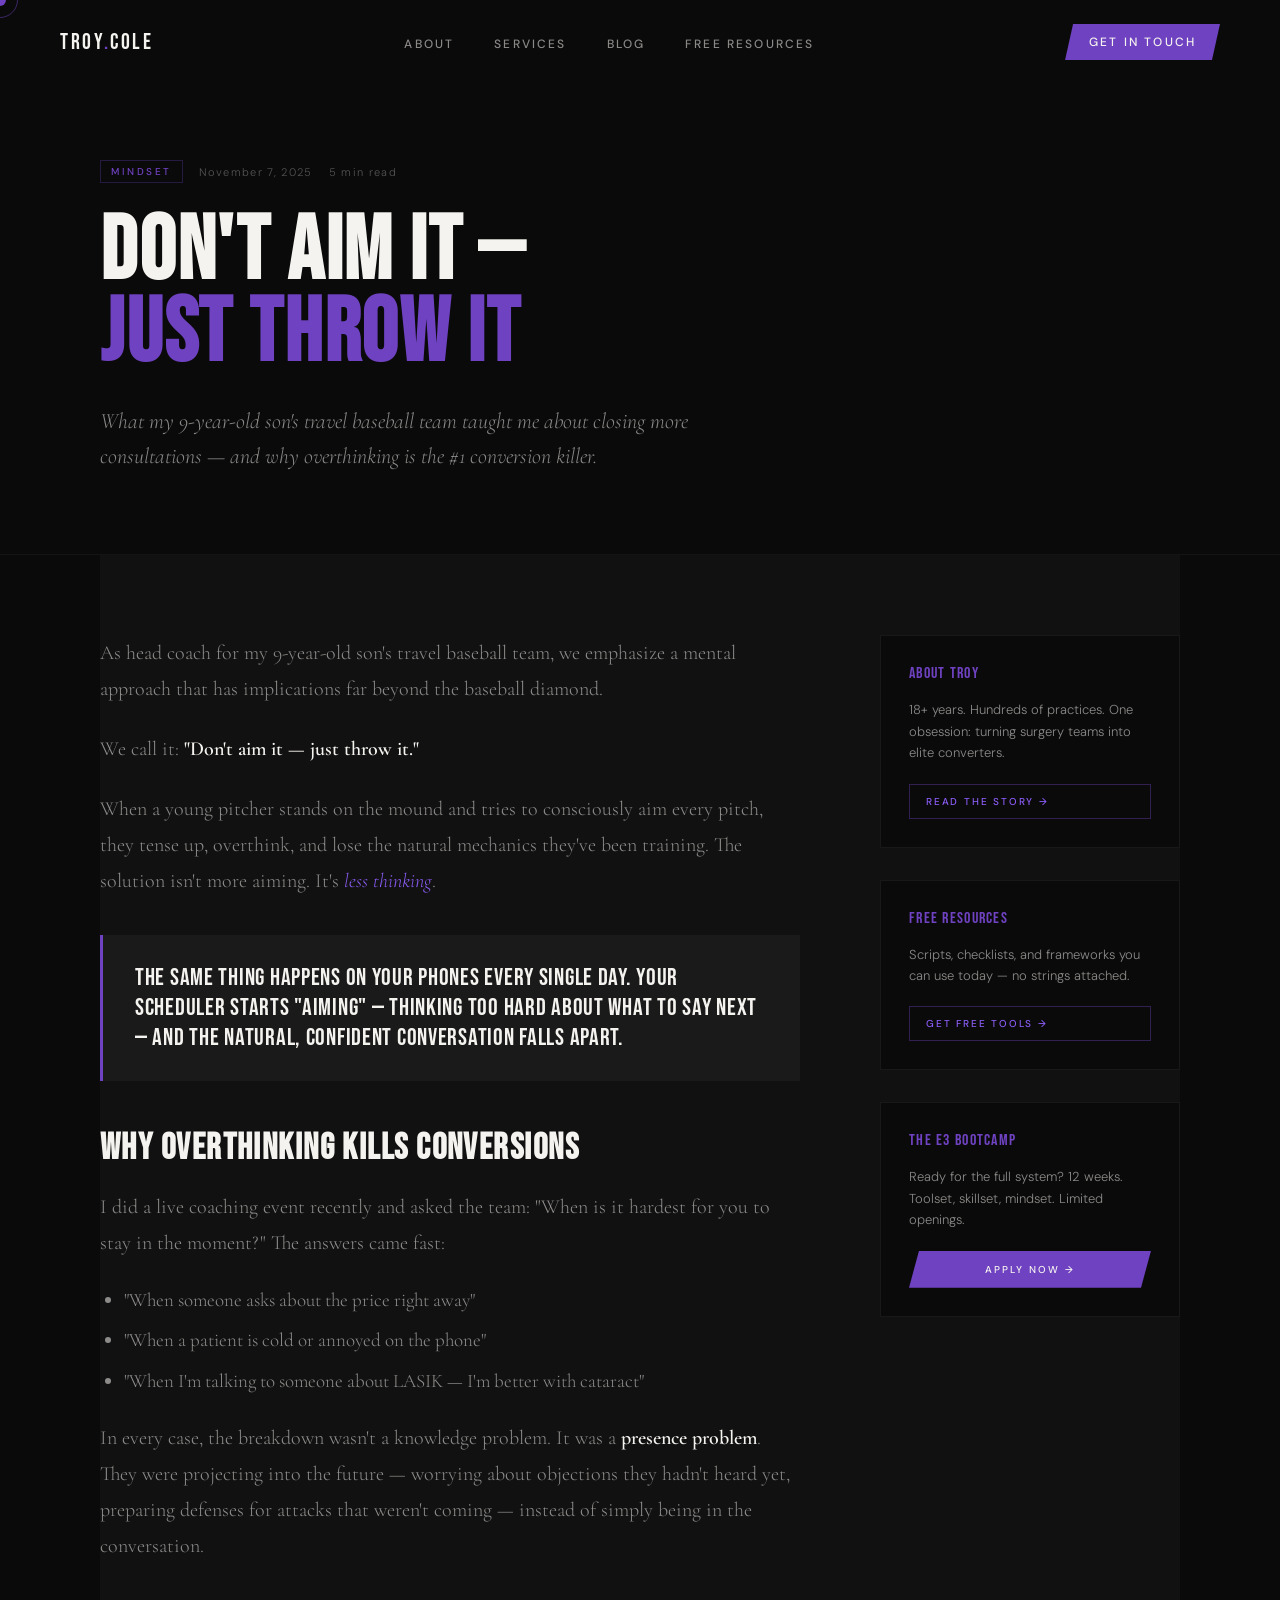
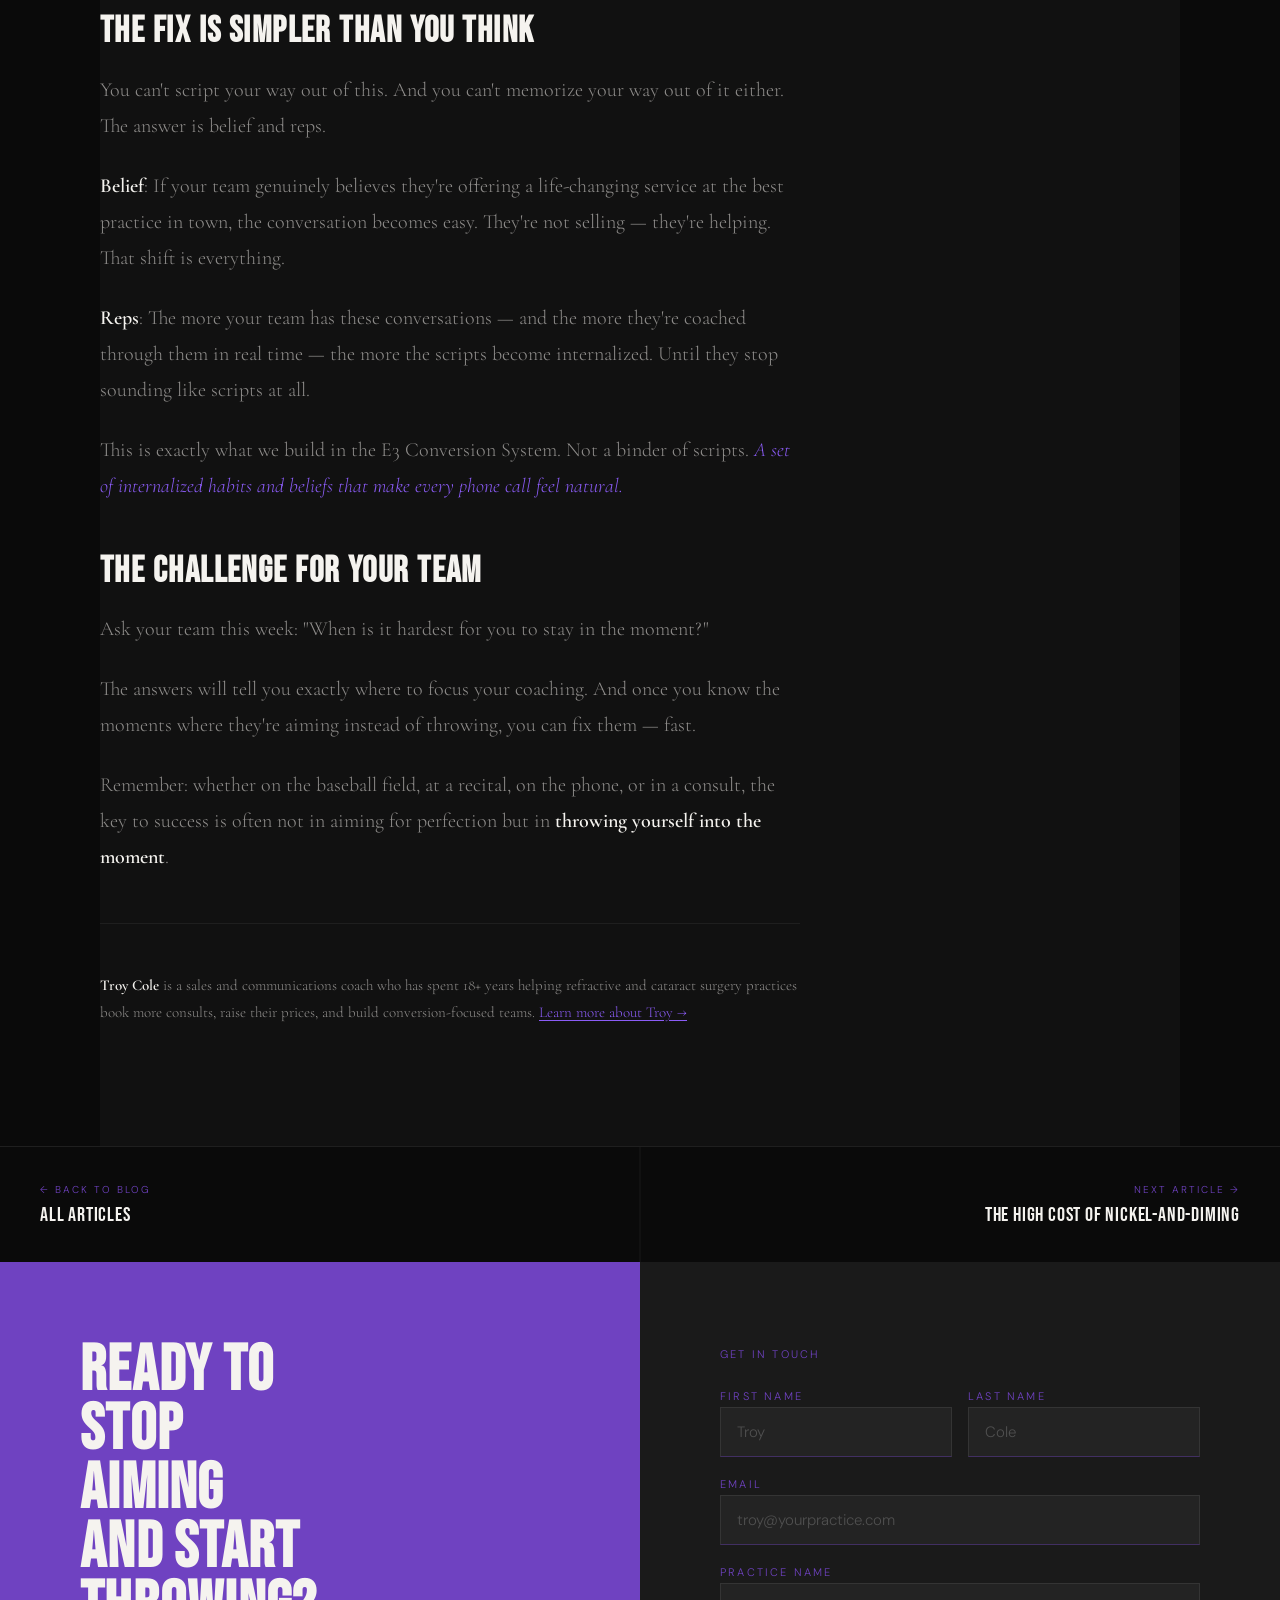
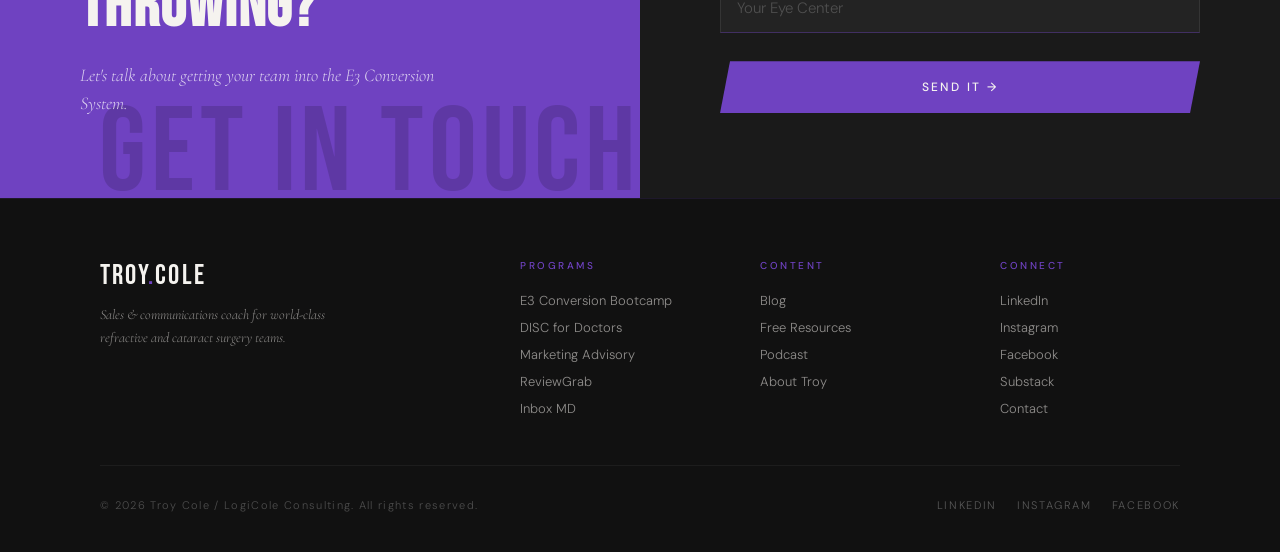
<file: blog/dont-aim-just-throw-it.html>
<!DOCTYPE html>
<html lang="en">
<head>
<meta charset="UTF-8">
<meta name="viewport" content="width=device-width, initial-scale=1.0">
<!-- UPDATE: Change title, description, and og tags for each post -->
<title>POST TITLE — Troy Cole</title>
<meta name="description" content="POST DESCRIPTION — 150-160 characters.">
<link rel="preconnect" href="https://fonts.googleapis.com">
<link rel="preconnect" href="https://fonts.gstatic.com" crossorigin>
<link href="https://fonts.googleapis.com/css2?family=Bebas+Neue&family=Cormorant+Garamond:ital,wght@0,400;0,600;1,400&family=DM+Sans:wght@300;400;500&display=swap" rel="stylesheet">
<link rel="stylesheet" href="/css/style.css">
<style>
  /* ── BLOG POST STYLES ── */

  .post-hero {
    padding: 160px 0 80px;
    background: #0a0a0a;
    border-bottom: 1px solid rgba(255,255,255,0.04);
  }
  .post-meta {
    display: flex; align-items: center; gap: 16px;
    margin-bottom: 28px;
    opacity: 0; animation: fadeUp 0.8s 0.2s forwards;
  }
  .post-category {
    font-size: 10px; letter-spacing: 0.25em; text-transform: uppercase;
    color: var(--purple); font-weight: 500;
    border: 1px solid rgba(111,66,193,0.3); padding: 4px 10px;
  }
  .post-date {
    font-size: 11px; letter-spacing: 0.12em;
    color: rgba(255,255,255,0.3);
  }
  .post-read-time {
    font-size: 11px; letter-spacing: 0.12em;
    color: rgba(255,255,255,0.3);
  }

  .post-title {
    font-family: var(--font-display);
    font-size: clamp(48px, 7vw, 96px);
    line-height: 0.92; letter-spacing: 0.02em;
    color: var(--white); max-width: 900px;
    opacity: 0; animation: fadeUp 0.8s 0.4s forwards;
  }
  .post-title span { color: var(--purple); }

  .post-subtitle {
    font-family: var(--font-serif);
    font-size: 22px; font-style: italic;
    color: var(--white-dim); margin-top: 28px;
    max-width: 640px; line-height: 1.6;
    opacity: 0; animation: fadeUp 0.8s 0.6s forwards;
  }

  /* Article body */
  .post-layout {
    display: grid;
    grid-template-columns: 1fr 300px;
    gap: 80px;
    padding: 80px 0 120px;
    background: var(--black-mid);
    align-items: start;
  }

  .post-content {
    font-family: var(--font-serif);
    font-size: 20px; line-height: 1.8;
    color: var(--white-dim);
  }
  .post-content h2 {
    font-family: var(--font-display);
    font-size: 36px; letter-spacing: 0.04em;
    color: var(--white); margin: 48px 0 20px;
    line-height: 1.1;
  }
  .post-content h3 {
    font-family: var(--font-display);
    font-size: 24px; letter-spacing: 0.04em;
    color: var(--white); margin: 36px 0 16px;
  }
  .post-content p { margin-bottom: 24px; }
  .post-content p:last-child { margin-bottom: 0; }
  .post-content strong { color: var(--white); font-weight: 600; }
  .post-content em { color: var(--purple-light); }
  .post-content a { color: var(--purple-light); text-decoration: underline; text-underline-offset: 3px; }
  .post-content a:hover { color: var(--white); }
  .post-content ul, .post-content ol {
    margin: 16px 0 24px 0;
    padding-left: 24px; display: flex; flex-direction: column; gap: 10px;
  }
  .post-content li { color: var(--white-dim); font-size: 19px; line-height: 1.6; }
  .post-content blockquote {
    background: var(--black-light);
    border-left: 3px solid var(--purple);
    padding: 28px 32px; margin: 36px 0;
    font-family: var(--font-display);
    font-size: 24px; line-height: 1.25; letter-spacing: 0.03em;
    color: var(--white);
  }
  .post-content blockquote em { color: var(--purple); font-style: normal; }

  /* Sidebar */
  .post-sidebar {
    position: sticky; top: 100px;
    display: flex; flex-direction: column; gap: 32px;
  }
  .sidebar-card {
    background: var(--black);
    border: 1px solid rgba(255,255,255,0.06);
    padding: 28px;
  }
  .sidebar-card-title {
    font-family: var(--font-display);
    font-size: 16px; letter-spacing: 0.08em;
    color: var(--purple); margin-bottom: 16px;
  }
  .sidebar-card-body {
    font-size: 13px; line-height: 1.65;
    color: var(--white-dim); margin-bottom: 20px;
  }
  .sidebar-card a { display: block; }

  /* Post nav */
  .post-nav {
    display: grid; grid-template-columns: 1fr 1fr;
    gap: 2px;
    border-top: 1px solid rgba(255,255,255,0.06);
    padding-top: 0;
    background: var(--black-mid);
  }
  .post-nav-item {
    background: var(--black);
    padding: 36px 40px;
    text-decoration: none;
    transition: background 0.2s;
  }
  .post-nav-item:hover { background: var(--black-light); }
  .post-nav-item.next { text-align: right; }
  .post-nav-dir {
    font-size: 10px; letter-spacing: 0.2em; text-transform: uppercase;
    color: var(--purple); margin-bottom: 8px;
  }
  .post-nav-title {
    font-family: var(--font-display);
    font-size: 20px; letter-spacing: 0.04em;
    color: var(--white); line-height: 1.1;
  }

  /* Responsive */
  @media (max-width: 1024px) {
    .post-layout { grid-template-columns: 1fr; gap: 48px; }
    .post-sidebar { position: static; }
    .post-hero { padding: 120px 0 60px; }
  }
  @media (max-width: 768px) {
    .post-title { font-size: clamp(40px, 12vw, 72px); }
    .post-subtitle { font-size: 19px; }
    .post-content { font-size: 18px; }
    .post-layout { padding: 60px 0 80px; }
    .post-nav { grid-template-columns: 1fr; }
    .post-nav-item.next { text-align: left; }
    .post-nav-item { padding: 28px 24px; }
  }
</style>
</head>
<body>

<div class="cursor" id="cursor"></div>
<div class="cursor-ring" id="cursorRing"></div>

<nav id="nav">
  <a href="/index.html" class="nav-logo">TROY<span>.</span>COLE</a>
  <ul class="nav-links">
    <li><a href="/about.html">About</a></li>
    <li><a href="/services.html">Services</a></li>
    <li><a href="/blog/index.html">Blog</a></li>
    <li><a href="/freebies.html">Free Resources</a></li>
  </ul>
  <a href="/index.html#contact" class="nav-cta">Get In Touch</a>
  <button class="nav-hamburger" id="hamburger" aria-label="Open menu">
    <span></span><span></span><span></span>
  </button>
</nav>
<div class="mobile-menu" id="mobileMenu">
  <ul class="mobile-menu-links">
    <li><a href="/about.html" class="mobile-nav-link">About</a></li>
    <li><a href="/services.html" class="mobile-nav-link">Services</a></li>
    <li><a href="/blog/index.html" class="mobile-nav-link">Blog</a></li>
    <li><a href="/freebies.html" class="mobile-nav-link">Free Resources</a></li>
  </ul>
  <a href="/index.html#contact" class="mobile-menu-cta mobile-nav-link">Get In Touch</a>
</div>

<!-- POST HERO -->
<section class="post-hero">
  <div class="container">
    <!-- UPDATE: category, date, read time, title, subtitle -->
    <div class="post-meta">
      <span class="post-category">Mindset</span>
      <span class="post-date">November 7, 2025</span>
      <span class="post-read-time">5 min read</span>
    </div>
    <h1 class="post-title">
      DON'T AIM IT —<br>
      <span>JUST THROW IT</span>
    </h1>
    <p class="post-subtitle">
      What my 9-year-old son's travel baseball team taught me about closing more consultations — and why overthinking is the #1 conversion killer.
    </p>
  </div>
</section>

<!-- POST BODY -->
<div class="container">
  <div class="post-layout">

    <!-- MAIN CONTENT -->
    <article class="post-content">
      <!--
        INSTRUCTIONS FOR TROY / CLAUDE CODE:
        Replace the content below with the actual article body.
        Use these HTML elements:
          <p> for paragraphs
          <h2> for major section headings
          <h3> for sub-headings
          <blockquote> for pull quotes
          <ul> / <li> for bullet lists
          <ol> / <li> for numbered lists
          <strong> for bold/emphasis
          <em> for italic/purple accent
      -->

      <p>As head coach for my 9-year-old son's travel baseball team, we emphasize a mental approach that has implications far beyond the baseball diamond.</p>

      <p>We call it: <strong>"Don't aim it — just throw it."</strong></p>

      <p>When a young pitcher stands on the mound and tries to consciously aim every pitch, they tense up, overthink, and lose the natural mechanics they've been training. The solution isn't more aiming. It's <em>less thinking</em>.</p>

      <blockquote>The same thing happens on your phones every single day. Your scheduler starts "aiming" — thinking too hard about what to say next — and the natural, confident conversation falls apart.</blockquote>

      <h2>WHY OVERTHINKING KILLS CONVERSIONS</h2>

      <p>I did a live coaching event recently and asked the team: "When is it hardest for you to stay in the moment?" The answers came fast:</p>

      <ul>
        <li>"When someone asks about the price right away"</li>
        <li>"When a patient is cold or annoyed on the phone"</li>
        <li>"When I'm talking to someone about LASIK — I'm better with cataract"</li>
      </ul>

      <p>In every case, the breakdown wasn't a knowledge problem. It was a <strong>presence problem</strong>. They were projecting into the future — worrying about objections they hadn't heard yet, preparing defenses for attacks that weren't coming — instead of simply being in the conversation.</p>

      <h2>THE FIX IS SIMPLER THAN YOU THINK</h2>

      <p>You can't script your way out of this. And you can't memorize your way out of it either. The answer is belief and reps.</p>

      <p><strong>Belief</strong>: If your team genuinely believes they're offering a life-changing service at the best practice in town, the conversation becomes easy. They're not selling — they're helping. That shift is everything.</p>

      <p><strong>Reps</strong>: The more your team has these conversations — and the more they're coached through them in real time — the more the scripts become internalized. Until they stop sounding like scripts at all.</p>

      <p>This is exactly what we build in the E3 Conversion System. Not a binder of scripts. <em>A set of internalized habits and beliefs that make every phone call feel natural.</em></p>

      <h2>THE CHALLENGE FOR YOUR TEAM</h2>

      <p>Ask your team this week: "When is it hardest for you to stay in the moment?"</p>

      <p>The answers will tell you exactly where to focus your coaching. And once you know the moments where they're aiming instead of throwing, you can fix them — fast.</p>

      <p>Remember: whether on the baseball field, at a recital, on the phone, or in a consult, the key to success is often not in aiming for perfection but in <strong>throwing yourself into the moment</strong>.</p>

      <!-- END OF ARTICLE CONTENT -->

      <hr style="border:none;border-top:1px solid rgba(255,255,255,0.06);margin:48px 0;">

      <p style="font-size:15px;font-style:normal;color:var(--white-dim);">
        <strong style="color:var(--white);">Troy Cole</strong> is a sales and communications coach who has spent 18+ years helping refractive and cataract surgery practices book more consults, raise their prices, and build conversion-focused teams.
        <a href="/about.html">Learn more about Troy →</a>
      </p>

    </article>

    <!-- SIDEBAR -->
    <aside class="post-sidebar">
      <div class="sidebar-card">
        <div class="sidebar-card-title">ABOUT TROY</div>
        <div class="sidebar-card-body">18+ years. Hundreds of practices. One obsession: turning surgery teams into elite converters.</div>
        <a href="/about.html" class="btn-outline" style="font-size:10px;padding:10px 16px;">Read the Story →</a>
      </div>

      <div class="sidebar-card">
        <div class="sidebar-card-title">FREE RESOURCES</div>
        <div class="sidebar-card-body">Scripts, checklists, and frameworks you can use today — no strings attached.</div>
        <a href="/freebies.html" class="btn-outline" style="font-size:10px;padding:10px 16px;">Get Free Tools →</a>
      </div>

      <div class="sidebar-card">
        <div class="sidebar-card-title">THE E3 BOOTCAMP</div>
        <div class="sidebar-card-body">Ready for the full system? 12 weeks. Toolset, skillset, mindset. Limited openings.</div>
        <a href="/index.html#contact" class="btn-primary" style="font-size:10px;padding:12px 16px;display:block;text-align:center;">Apply Now →</a>
      </div>
    </aside>

  </div>
</div>

<!-- POST NAV -->
<div class="post-nav">
  <a href="/blog/index.html" class="post-nav-item">
    <div class="post-nav-dir">← Back to Blog</div>
    <div class="post-nav-title">All Articles</div>
  </a>
  <a href="/blog/high-cost-of-nickel-and-diming.html" class="post-nav-item next">
    <!-- UPDATE: point to actual next post -->
    <div class="post-nav-dir">Next Article →</div>
    <div class="post-nav-title">The High Cost of Nickel-and-Diming</div>
  </a>
</div>

<!-- CTA -->
<section class="cta-section">
  <div class="cta-inner">
    <div class="cta-left">
      <h2 class="cta-headline">READY TO<br>STOP<br>AIMING<br>AND START<br>THROWING?</h2>
      <p class="cta-sub">Let's talk about getting your team into the E3 Conversion System.</p>
    </div>
    <div class="cta-right">
      <p style="font-size:11px;letter-spacing:0.2em;text-transform:uppercase;color:var(--purple);margin-bottom:8px;">Get In Touch</p>
      <div class="cta-form-row">
        <div class="cta-form-field"><label class="cta-form-label">First Name</label><input class="cta-form-input" type="text" placeholder="Troy"></div>
        <div class="cta-form-field"><label class="cta-form-label">Last Name</label><input class="cta-form-input" type="text" placeholder="Cole"></div>
      </div>
      <div class="cta-form-field"><label class="cta-form-label">Email</label><input class="cta-form-input" type="email" placeholder="troy@yourpractice.com"></div>
      <div class="cta-form-field"><label class="cta-form-label">Practice Name</label><input class="cta-form-input" type="text" placeholder="Your Eye Center"></div>
      <button class="cta-form-submit">Send It →</button>
    </div>
  </div>
</section>

<footer>
  <div class="container">
    <div class="footer-inner">
      <div>
        <div class="footer-brand-name">TROY<span>.</span>COLE</div>
        <p class="footer-tagline">Sales &amp; communications coach for world-class refractive and cataract surgery teams.</p>
      </div>
      <div>
        <div class="footer-col-title">Programs</div>
        <div class="footer-links">
          <a href="/services.html#e3">E3 Conversion Bootcamp</a>
          <a href="/services.html#disc">DISC for Doctors</a>
          <a href="/services.html#advisory">Marketing Advisory</a>
          <a href="/services.html#reviewgrab">ReviewGrab</a>
          <a href="/services.html#inboxmd">Inbox MD</a>
        </div>
      </div>
      <div>
        <div class="footer-col-title">Content</div>
        <div class="footer-links">
          <a href="/blog/index.html">Blog</a>
          <a href="/freebies.html">Free Resources</a>
          <a href="https://troycole.com/podcast/" target="_blank">Podcast</a>
          <a href="/about.html">About Troy</a>
        </div>
      </div>
      <div>
        <div class="footer-col-title">Connect</div>
        <div class="footer-links">
          <a href="https://linkedin.com/in/troy-cole-18ab515/" target="_blank">LinkedIn</a>
          <a href="https://instagram.com/tcoletx" target="_blank">Instagram</a>
          <a href="https://facebook.com/tcoletx" target="_blank">Facebook</a>
          <a href="https://substack.com/@troycole2" target="_blank">Substack</a>
          <a href="/index.html#contact">Contact</a>
        </div>
      </div>
    </div>
    <div class="footer-bottom">
      <div class="footer-copy">© 2026 Troy Cole / LogiCole Consulting. All rights reserved.</div>
      <div class="footer-socials">
        <a href="https://linkedin.com/in/troy-cole-18ab515/" target="_blank">LinkedIn</a>
        <a href="https://instagram.com/tcoletx" target="_blank">Instagram</a>
        <a href="https://facebook.com/tcoletx" target="_blank">Facebook</a>
      </div>
    </div>
  </div>
</footer>

<script src="/js/main.js"></script>
</body>
</html>
</file>
<file: css/style.css>
/* ============================================================
   TROY COLE — SHARED STYLESHEET
   Design System: Aurum Tenebris variant for Troy Cole
   Colors: Matte Black / White / Purple #6F42C1
   Fonts: Bebas Neue / Cormorant Garamond / DM Sans
============================================================ */

:root {
  --black: #0a0a0a;
  --black-mid: #111111;
  --black-light: #1a1a1a;
  --purple: #6F42C1;
  --purple-light: #8B5CF6;
  --purple-dim: rgba(111,66,193,0.15);
  --white: #f5f3ef;
  --white-dim: rgba(245,243,239,0.55);
  --font-display: 'Bebas Neue', sans-serif;
  --font-serif: 'Cormorant Garamond', serif;
  --font-body: 'DM Sans', sans-serif;
}

*, *::before, *::after { box-sizing: border-box; margin: 0; padding: 0; }

html {
  scroll-behavior: smooth;
  background: #0a0a0a;
  -webkit-text-size-adjust: 100%;
}

body {
  background: #0a0a0a;
  color: var(--white);
  font-family: var(--font-body);
  font-weight: 300;
  overflow-x: hidden;
  cursor: none;
  -webkit-tap-highlight-color: transparent;
}

@media (pointer: coarse) {
  body { cursor: auto; }
  .cursor, .cursor-ring { display: none; }
}

/* ============================================================
   CUSTOM CURSOR
============================================================ */
.cursor {
  width: 12px; height: 12px;
  background: var(--purple);
  border-radius: 50%;
  position: fixed;
  pointer-events: none;
  z-index: 9999;
  transform: translate(-50%,-50%);
  transition: width 0.2s ease, height 0.2s ease;
}
.cursor-ring {
  width: 36px; height: 36px;
  border: 1px solid rgba(111,66,193,0.5);
  border-radius: 50%;
  position: fixed;
  pointer-events: none;
  z-index: 9998;
  transform: translate(-50%,-50%);
  transition: width 0.2s ease, height 0.2s ease, opacity 0.2s;
}

/* ============================================================
   NAV
============================================================ */
nav {
  position: fixed; top: 0; left: 0; right: 0;
  z-index: 100;
  display: flex; align-items: center; justify-content: space-between;
  padding: 24px 60px;
  background: transparent;
  transition: background 0.4s ease, padding 0.3s ease;
}
nav.scrolled {
  background: rgba(10,10,10,0.95);
  -webkit-backdrop-filter: blur(12px);
  backdrop-filter: blur(12px);
  padding: 16px 60px;
  border-bottom: 1px solid rgba(111,66,193,0.2);
}
.nav-logo {
  font-family: var(--font-display);
  font-size: 22px;
  letter-spacing: 0.12em;
  color: var(--white);
  text-decoration: none;
  z-index: 101;
}
.nav-logo span { color: var(--purple); }
.nav-links {
  display: flex; gap: 40px; list-style: none;
}
.nav-links a {
  font-family: var(--font-body);
  font-size: 12px;
  font-weight: 500;
  letter-spacing: 0.18em;
  text-transform: uppercase;
  color: var(--white-dim);
  text-decoration: none;
  transition: color 0.2s;
}
.nav-links a:hover,
.nav-links a.active { color: var(--purple-light); }
.nav-cta {
  font-family: var(--font-body);
  font-size: 12px;
  font-weight: 500;
  letter-spacing: 0.18em;
  text-transform: uppercase;
  color: var(--white);
  background: var(--purple);
  padding: 10px 24px;
  text-decoration: none;
  transition: background 0.2s;
  clip-path: polygon(8px 0%, 100% 0%, calc(100% - 8px) 100%, 0% 100%);
}
.nav-cta:hover { background: var(--purple-light); }

/* Hamburger */
.nav-hamburger {
  display: none;
  flex-direction: column;
  gap: 5px;
  cursor: pointer;
  padding: 4px;
  background: none;
  border: none;
  z-index: 101;
}
.nav-hamburger span {
  display: block;
  width: 24px; height: 1.5px;
  background: var(--white);
  transition: transform 0.3s, opacity 0.3s;
}
.nav-hamburger.open span:nth-child(1) { transform: translateY(6.5px) rotate(45deg); }
.nav-hamburger.open span:nth-child(2) { opacity: 0; }
.nav-hamburger.open span:nth-child(3) { transform: translateY(-6.5px) rotate(-45deg); }

/* Mobile Menu Overlay */
.mobile-menu {
  display: none;
  position: fixed; inset: 0;
  background: rgba(10,10,10,0.98);
  -webkit-backdrop-filter: blur(16px);
  backdrop-filter: blur(16px);
  z-index: 99;
  flex-direction: column;
  align-items: center; justify-content: center;
  gap: 40px;
  opacity: 0;
  transition: opacity 0.3s;
}
.mobile-menu.open { opacity: 1; }
.mobile-menu-links {
  display: flex; flex-direction: column;
  align-items: center; gap: 32px;
  list-style: none;
}
.mobile-menu-links a {
  font-family: var(--font-display);
  font-size: 42px; letter-spacing: 0.06em;
  color: var(--white); text-decoration: none;
  transition: color 0.2s;
}
.mobile-menu-links a:hover { color: var(--purple); }
.mobile-menu-cta {
  display: inline-block;
  background: var(--purple);
  color: var(--white);
  font-family: var(--font-body);
  font-size: 12px; font-weight: 500;
  letter-spacing: 0.2em; text-transform: uppercase;
  padding: 16px 40px; text-decoration: none;
  clip-path: polygon(10px 0%, 100% 0%, calc(100% - 10px) 100%, 0% 100%);
}

/* ============================================================
   SHARED LAYOUT
============================================================ */
.container { max-width: 1200px; margin: 0 auto; padding: 0 60px; }

.section-label {
  display: flex; align-items: center; gap: 14px;
  margin-bottom: 20px;
}
.section-label-line { width: 30px; height: 1px; background: var(--purple); }
.section-label span {
  font-size: 11px; letter-spacing: 0.25em;
  text-transform: uppercase; color: var(--purple); font-weight: 500;
}

.section-title {
  font-family: var(--font-display);
  font-size: clamp(48px, 6vw, 90px);
  line-height: 0.92;
  letter-spacing: 0.02em;
  color: var(--white);
}
.section-title .outline {
  -webkit-text-stroke: 1px rgba(245,243,239,0.3);
  color: transparent;
}
.section-title .purple { color: var(--purple); }

/* Page hero (inner pages — not full-screen) */
.page-hero {
  padding: 160px 0 80px;
  background: #0a0a0a;
  position: relative;
  overflow: hidden;
}
.page-hero-eyebrow {
  display: flex; align-items: center; gap: 14px;
  margin-bottom: 24px;
  opacity: 0;
  animation: fadeUp 0.8s 0.2s forwards;
}
.page-hero-eyebrow-line { width: 40px; height: 1px; background: var(--purple); }
.page-hero-eyebrow span {
  font-size: 11px; letter-spacing: 0.25em;
  text-transform: uppercase; color: var(--purple); font-weight: 500;
}
.page-hero-title {
  font-family: var(--font-display);
  font-size: clamp(64px, 9vw, 130px);
  line-height: 0.9;
  letter-spacing: 0.02em;
  color: var(--white);
  opacity: 0;
  animation: fadeUp 0.8s 0.4s forwards;
}
.page-hero-sub {
  font-family: var(--font-serif);
  font-size: clamp(16px, 2vw, 22px);
  font-style: italic;
  color: var(--white-dim);
  margin-top: 24px;
  max-width: 560px;
  line-height: 1.6;
  opacity: 0;
  animation: fadeUp 0.8s 0.6s forwards;
}
.page-hero-geo {
  position: absolute; right: 0; top: 0; bottom: 0;
  width: 40%;
  background: linear-gradient(135deg, #1a1a1a 0%, #0d0a14 100%);
  clip-path: polygon(15% 0%, 100% 0%, 100% 100%, 0% 100%);
  pointer-events: none;
}
.page-hero-geo::after {
  content: '';
  position: absolute; inset: 0;
  background: radial-gradient(circle at 70% 50%, rgba(111,66,193,0.2) 0%, transparent 60%);
}

/* ============================================================
   BUTTONS
============================================================ */
.btn-primary {
  display: inline-block;
  background: var(--purple);
  color: var(--white);
  font-family: var(--font-body);
  font-size: 12px; font-weight: 500;
  letter-spacing: 0.2em; text-transform: uppercase;
  padding: 18px 40px;
  text-decoration: none;
  clip-path: polygon(10px 0%, 100% 0%, calc(100% - 10px) 100%, 0% 100%);
  transition: background 0.2s, transform 0.2s;
  border: none; cursor: pointer;
}
.btn-primary:hover { background: var(--purple-light); transform: translateX(4px); }

.btn-ghost {
  display: inline-flex; align-items: center; gap: 10px;
  color: var(--white-dim);
  font-family: var(--font-body);
  font-size: 12px; font-weight: 500;
  letter-spacing: 0.18em; text-transform: uppercase;
  text-decoration: none;
  transition: color 0.2s;
  background: none; border: none; cursor: pointer;
}
.btn-ghost:hover { color: var(--purple-light); }
.btn-ghost svg { transition: transform 0.2s; }
.btn-ghost:hover svg { transform: translateX(4px); }

.btn-outline {
  display: inline-block;
  border: 1px solid rgba(111,66,193,0.4);
  color: var(--purple-light);
  font-family: var(--font-body);
  font-size: 12px; font-weight: 500;
  letter-spacing: 0.18em; text-transform: uppercase;
  padding: 14px 32px;
  text-decoration: none;
  transition: border-color 0.2s, color 0.2s, background 0.2s;
}
.btn-outline:hover {
  border-color: var(--purple);
  background: var(--purple-dim);
  color: var(--white);
}

/* ============================================================
   TICKER
============================================================ */
.ticker-wrap {
  background: var(--purple);
  padding: 14px 0;
  overflow: hidden;
  white-space: nowrap;
}
.ticker-track {
  display: inline-flex;
  animation: ticker 28s linear infinite;
}
.ticker-item {
  display: inline-flex; align-items: center;
  font-family: var(--font-display);
  font-size: 15px; letter-spacing: 0.15em;
  color: var(--white);
}
.ticker-dot {
  width: 5px; height: 5px;
  background: rgba(255,255,255,0.4);
  border-radius: 50%; flex-shrink: 0;
  margin: 0 32px;
}

/* ============================================================
   CTA SECTION (shared across pages)
============================================================ */
.cta-section { background: var(--black-mid); overflow: hidden; }
.cta-inner { display: grid; grid-template-columns: 1fr 1fr; min-height: 480px; }
.cta-left {
  background: var(--purple);
  padding: 80px;
  display: flex; flex-direction: column; justify-content: center;
  position: relative; overflow: hidden;
}
.cta-left::after {
  content: 'GET IN TOUCH';
  position: absolute; right: 0; bottom: -16px;
  font-family: var(--font-display);
  font-size: 120px; line-height: 1;
  color: rgba(0,0,0,0.15);
  white-space: nowrap; letter-spacing: 0.04em;
  pointer-events: none;
}
.cta-headline {
  font-family: var(--font-display);
  font-size: clamp(48px, 5vw, 76px);
  line-height: 0.92; letter-spacing: 0.02em;
  color: var(--white); margin-bottom: 24px;
  position: relative; z-index: 1;
}
.cta-sub {
  font-family: var(--font-serif);
  font-size: 18px; font-style: italic;
  color: rgba(255,255,255,0.75);
  line-height: 1.6; max-width: 360px;
  position: relative; z-index: 1;
}
.cta-right {
  background: var(--black-light);
  padding: 80px;
  display: flex; flex-direction: column; justify-content: center; gap: 20px;
}
.cta-right form { display: flex; flex-direction: column; gap: 20px; width: 100%; }
.email-form form { display: flex; flex-direction: column; gap: 16px; width: 100%; }
.freebie-gate form { display: flex; flex-direction: column; gap: 12px; width: 100%; }
.cta-form-label {
  font-size: 11px; letter-spacing: 0.2em;
  text-transform: uppercase; color: var(--purple);
  margin-bottom: 4px; display: block;
}
.cta-form-input {
  width: 100%;
  background: rgba(255,255,255,0.04);
  border: 1px solid rgba(255,255,255,0.08);
  border-bottom: 1px solid rgba(111,66,193,0.4);
  color: var(--white);
  font-family: var(--font-body);
  font-size: 15px; font-weight: 300;
  padding: 14px 16px;
  outline: none;
  transition: border-color 0.2s;
  -webkit-appearance: none;
}
.cta-form-input:focus { border-color: var(--purple); }
.cta-form-input::placeholder { color: rgba(255,255,255,0.2); }
.cta-form-submit {
  width: 100%;
  background: var(--purple);
  color: var(--white);
  font-family: var(--font-body);
  font-size: 12px; font-weight: 500;
  letter-spacing: 0.2em; text-transform: uppercase;
  padding: 18px 40px;
  border: none; cursor: pointer;
  clip-path: polygon(10px 0%, 100% 0%, calc(100% - 10px) 100%, 0% 100%);
  transition: background 0.2s;
  margin-top: 8px;
}
.cta-form-submit:hover { background: var(--purple-light); }
.cta-form-row { display: grid; grid-template-columns: 1fr 1fr; gap: 16px; }
.cta-form-field { display: flex; flex-direction: column; }

/* ============================================================
   FOOTER
============================================================ */
footer {
  background: var(--black-mid);
  border-top: 1px solid rgba(111,66,193,0.15);
  padding: 60px 0 40px;
}
.footer-inner {
  display: grid; grid-template-columns: 2fr 1fr 1fr 1fr;
  gap: 60px; margin-bottom: 48px;
}
.footer-brand-name {
  font-family: var(--font-display);
  font-size: 28px; letter-spacing: 0.08em;
  color: var(--white); margin-bottom: 12px;
}
.footer-brand-name span { color: var(--purple); }
.footer-tagline {
  font-family: var(--font-serif); font-style: italic;
  font-size: 14px; color: var(--white-dim);
  line-height: 1.6; max-width: 260px;
}
.footer-col-title {
  font-size: 10px; letter-spacing: 0.25em;
  text-transform: uppercase; color: var(--purple);
  margin-bottom: 20px; font-weight: 500;
}
.footer-links { display: flex; flex-direction: column; gap: 10px; }
.footer-links a {
  font-size: 13px; color: var(--white-dim);
  text-decoration: none; transition: color 0.2s;
}
.footer-links a:hover { color: var(--purple-light); }
.footer-bottom {
  display: flex; justify-content: space-between; align-items: center;
  padding-top: 32px;
  border-top: 1px solid rgba(255,255,255,0.05);
}
.footer-copy {
  font-size: 11px; letter-spacing: 0.12em;
  color: rgba(255,255,255,0.25);
}
.footer-socials { display: flex; gap: 20px; }
.footer-socials a {
  font-size: 11px; letter-spacing: 0.15em;
  text-transform: uppercase;
  color: rgba(255,255,255,0.3);
  text-decoration: none; transition: color 0.2s;
}
.footer-socials a:hover { color: var(--purple); }

/* ============================================================
   ANIMATIONS
============================================================ */
@keyframes fadeUp {
  from { opacity: 0; transform: translateY(24px); }
  to { opacity: 1; transform: translateY(0); }
}
@keyframes ticker {
  from { transform: translateX(0); }
  to { transform: translateX(-50%); }
}

.reveal {
  opacity: 0; transform: translateY(30px);
  transition: opacity 0.7s ease, transform 0.7s ease;
}
.reveal.visible { opacity: 1; transform: translateY(0); }
.reveal-delay-1 { transition-delay: 0.1s; }
.reveal-delay-2 { transition-delay: 0.2s; }
.reveal-delay-3 { transition-delay: 0.3s; }

/* ============================================================
   RESPONSIVE
============================================================ */
@media (max-width: 1024px) {
  nav { padding: 20px 32px; }
  nav.scrolled { padding: 14px 32px; }
  .nav-links { gap: 24px; }
  .container { padding: 0 32px; }
  .cta-inner { grid-template-columns: 1fr; }
  .cta-left { padding: 60px 40px; min-height: auto; }
  .cta-right { padding: 60px 40px; }
  .footer-inner { grid-template-columns: 1fr 1fr; gap: 40px; }
}

@media (max-width: 768px) {
  body { cursor: auto; }
  .cursor, .cursor-ring { display: none; }
  nav { padding: 18px 24px; }
  nav.scrolled { padding: 14px 24px; }
  .nav-links { display: none; }
  .nav-cta { display: none; }
  .nav-hamburger { display: flex; }
  .mobile-menu.open { display: flex; }
  .container { padding: 0 24px; }
  .page-hero { padding: 120px 0 60px; }
  .page-hero-geo { display: none; }
  .section-title { font-size: clamp(40px, 12vw, 64px); }
  .cta-left { padding: 56px 24px; }
  .cta-left::after { font-size: 70px; }
  .cta-headline { font-size: clamp(44px, 12vw, 72px); }
  .cta-right { padding: 48px 24px; }
  .cta-form-row { grid-template-columns: 1fr; }
  .footer-inner { grid-template-columns: 1fr; gap: 32px; }
  .footer-bottom { flex-direction: column; gap: 16px; text-align: center; }
  .footer-socials { justify-content: center; }
  .btn-primary { width: 100%; text-align: center; }
  .mobile-menu-links a { font-size: 34px; }
}

@media (max-width: 480px) {
  .section-title { font-size: clamp(36px, 13vw, 56px); }
}
</file>
